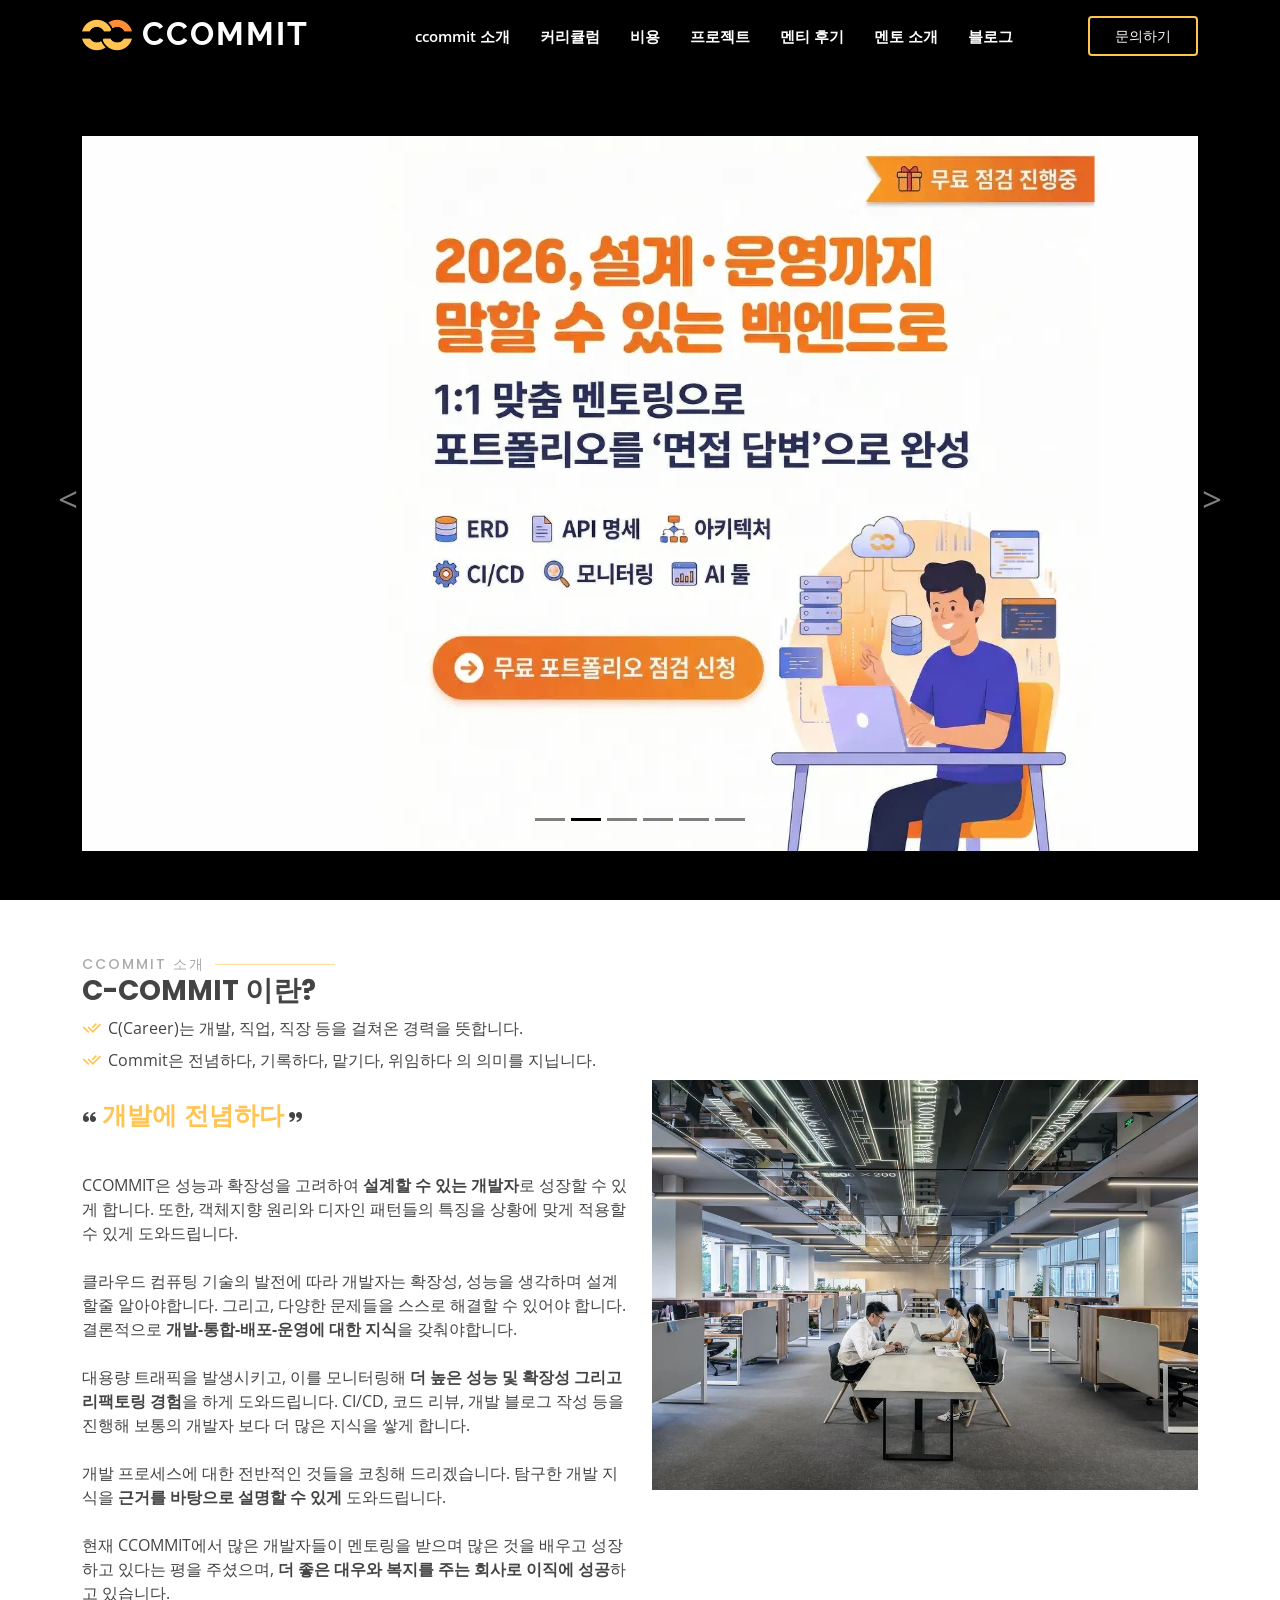
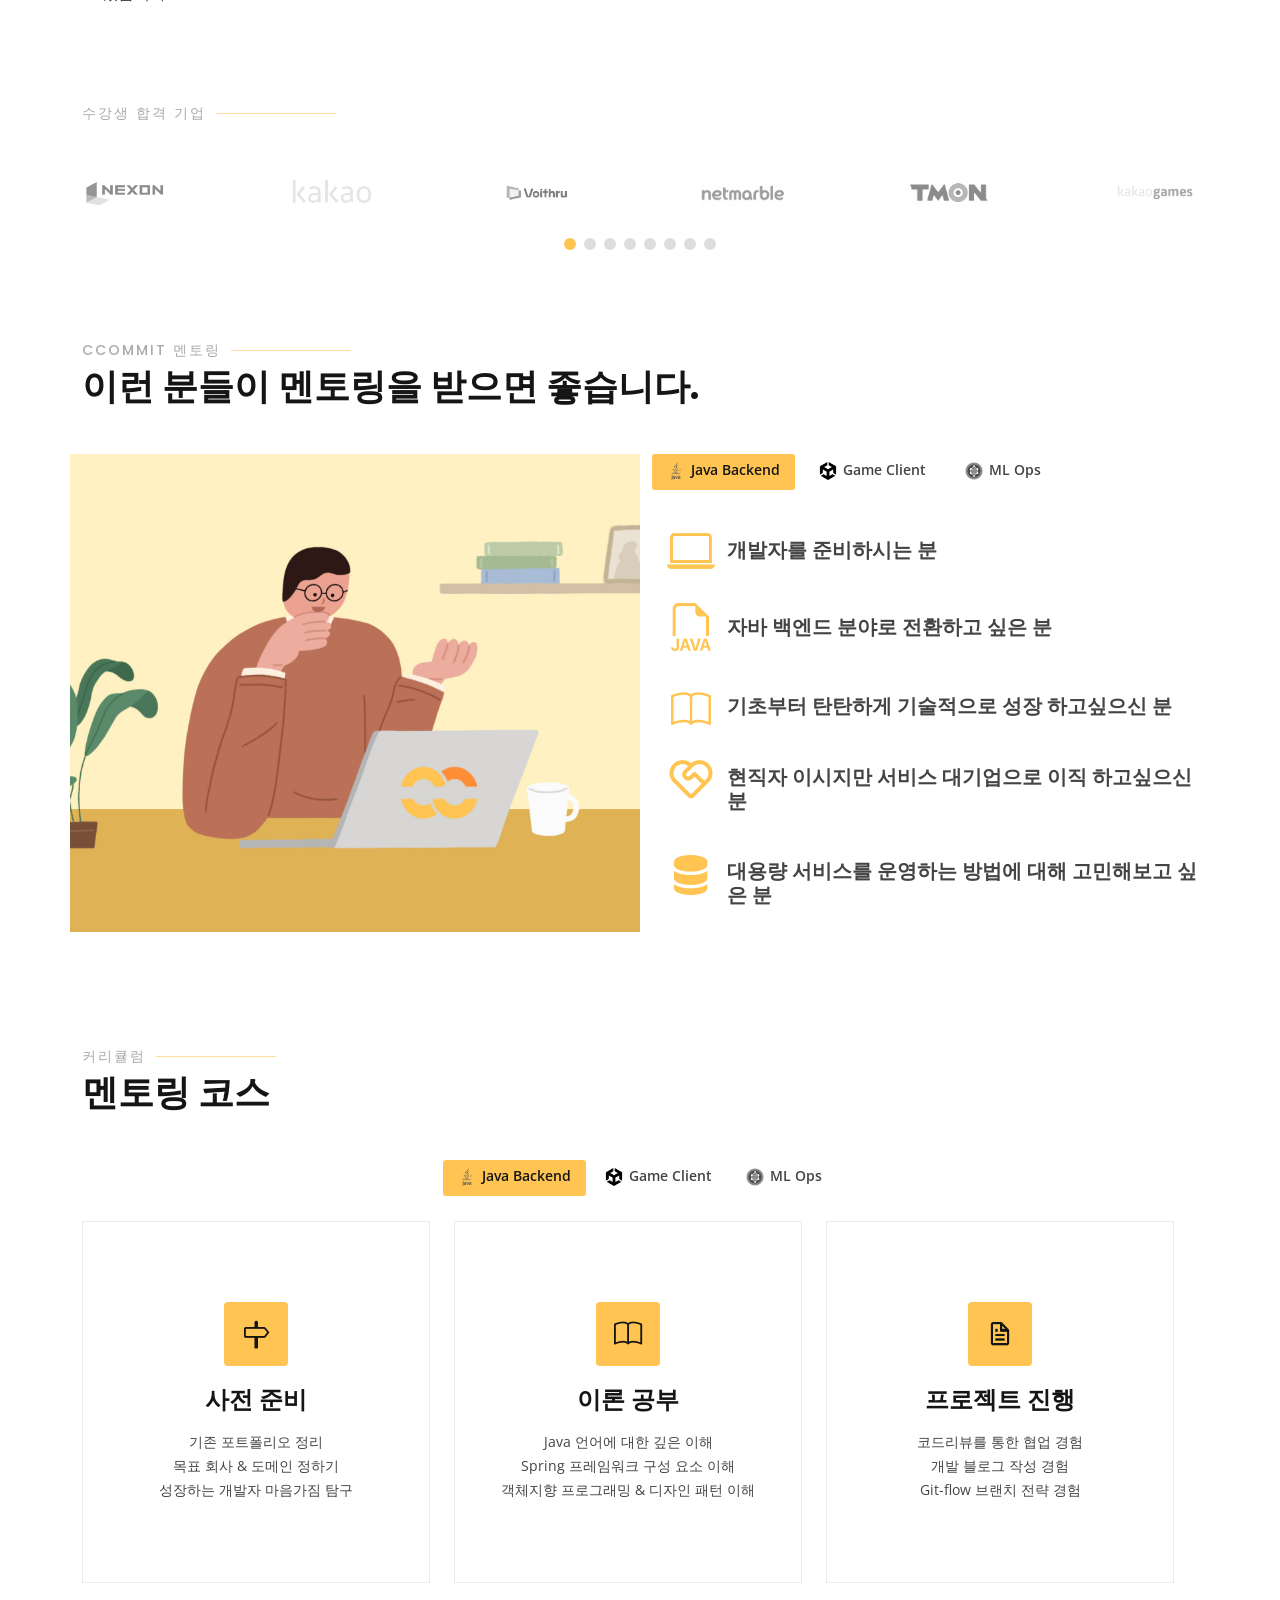
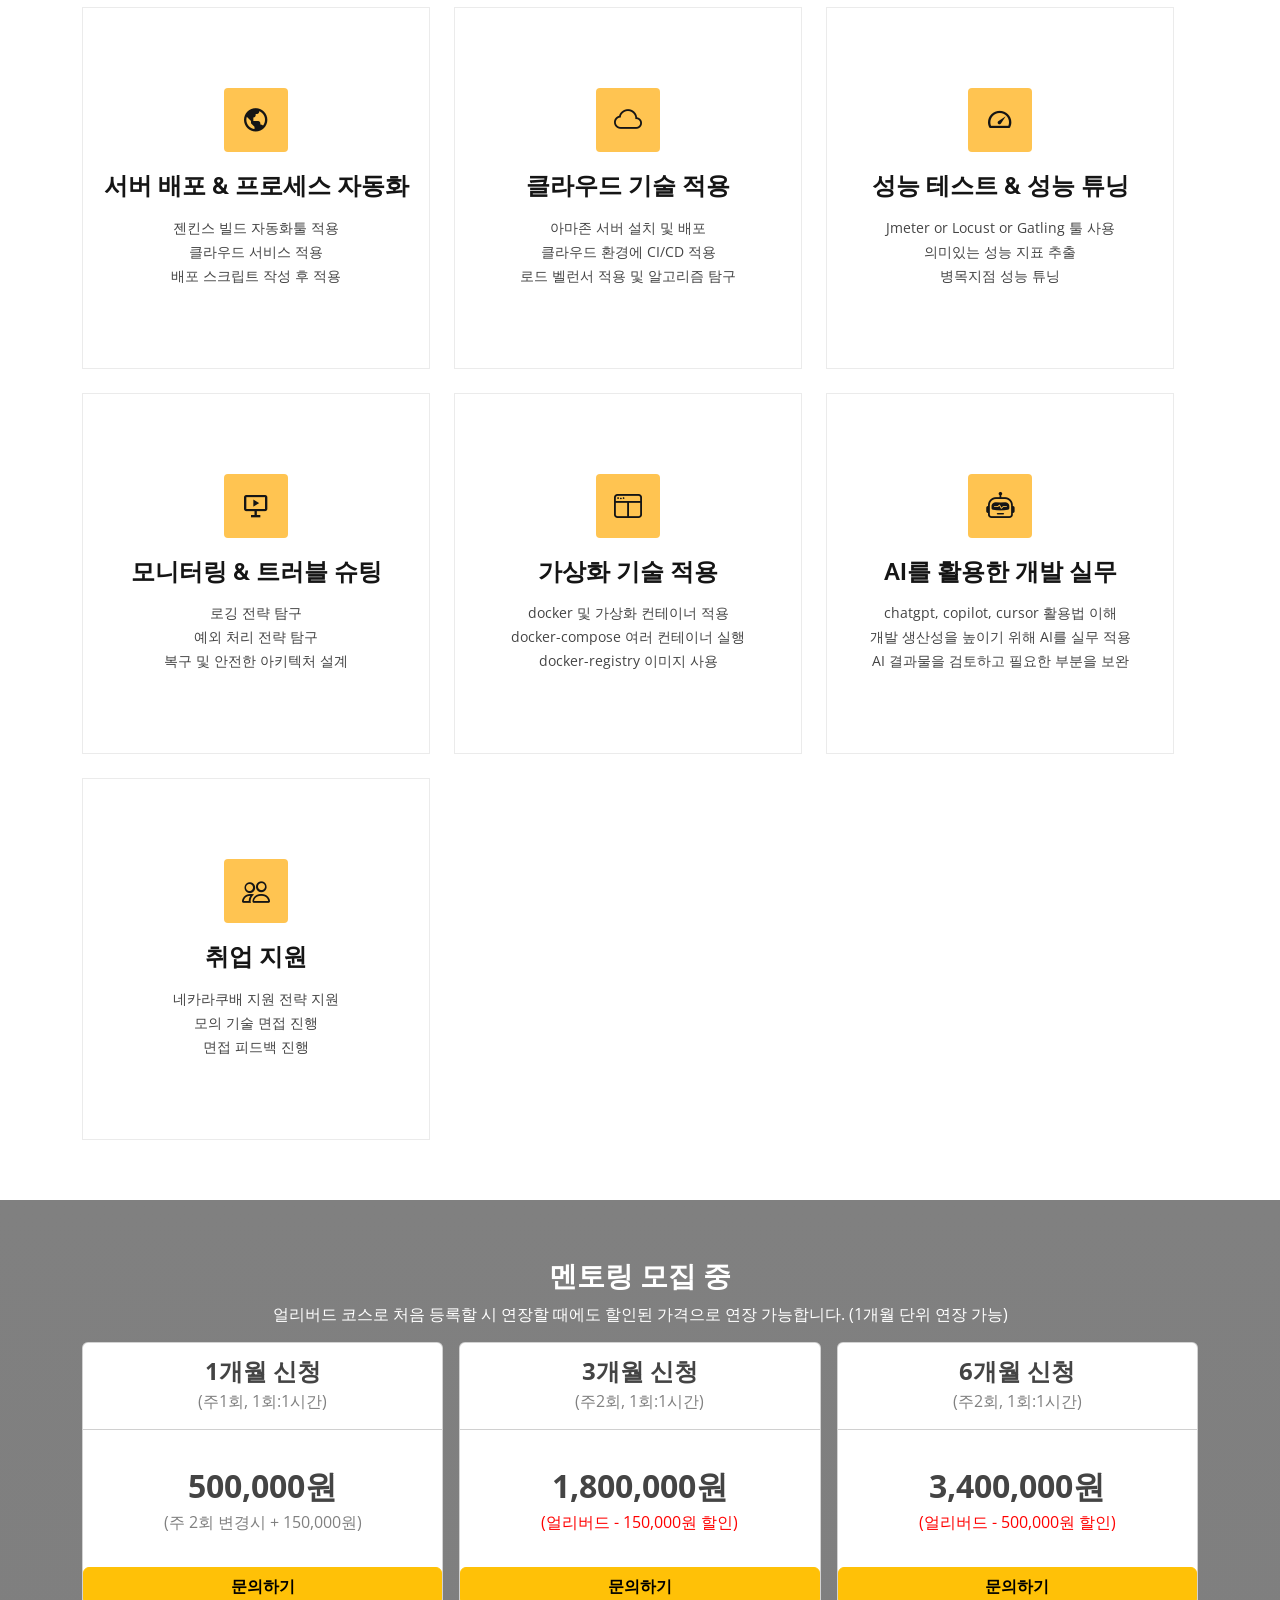
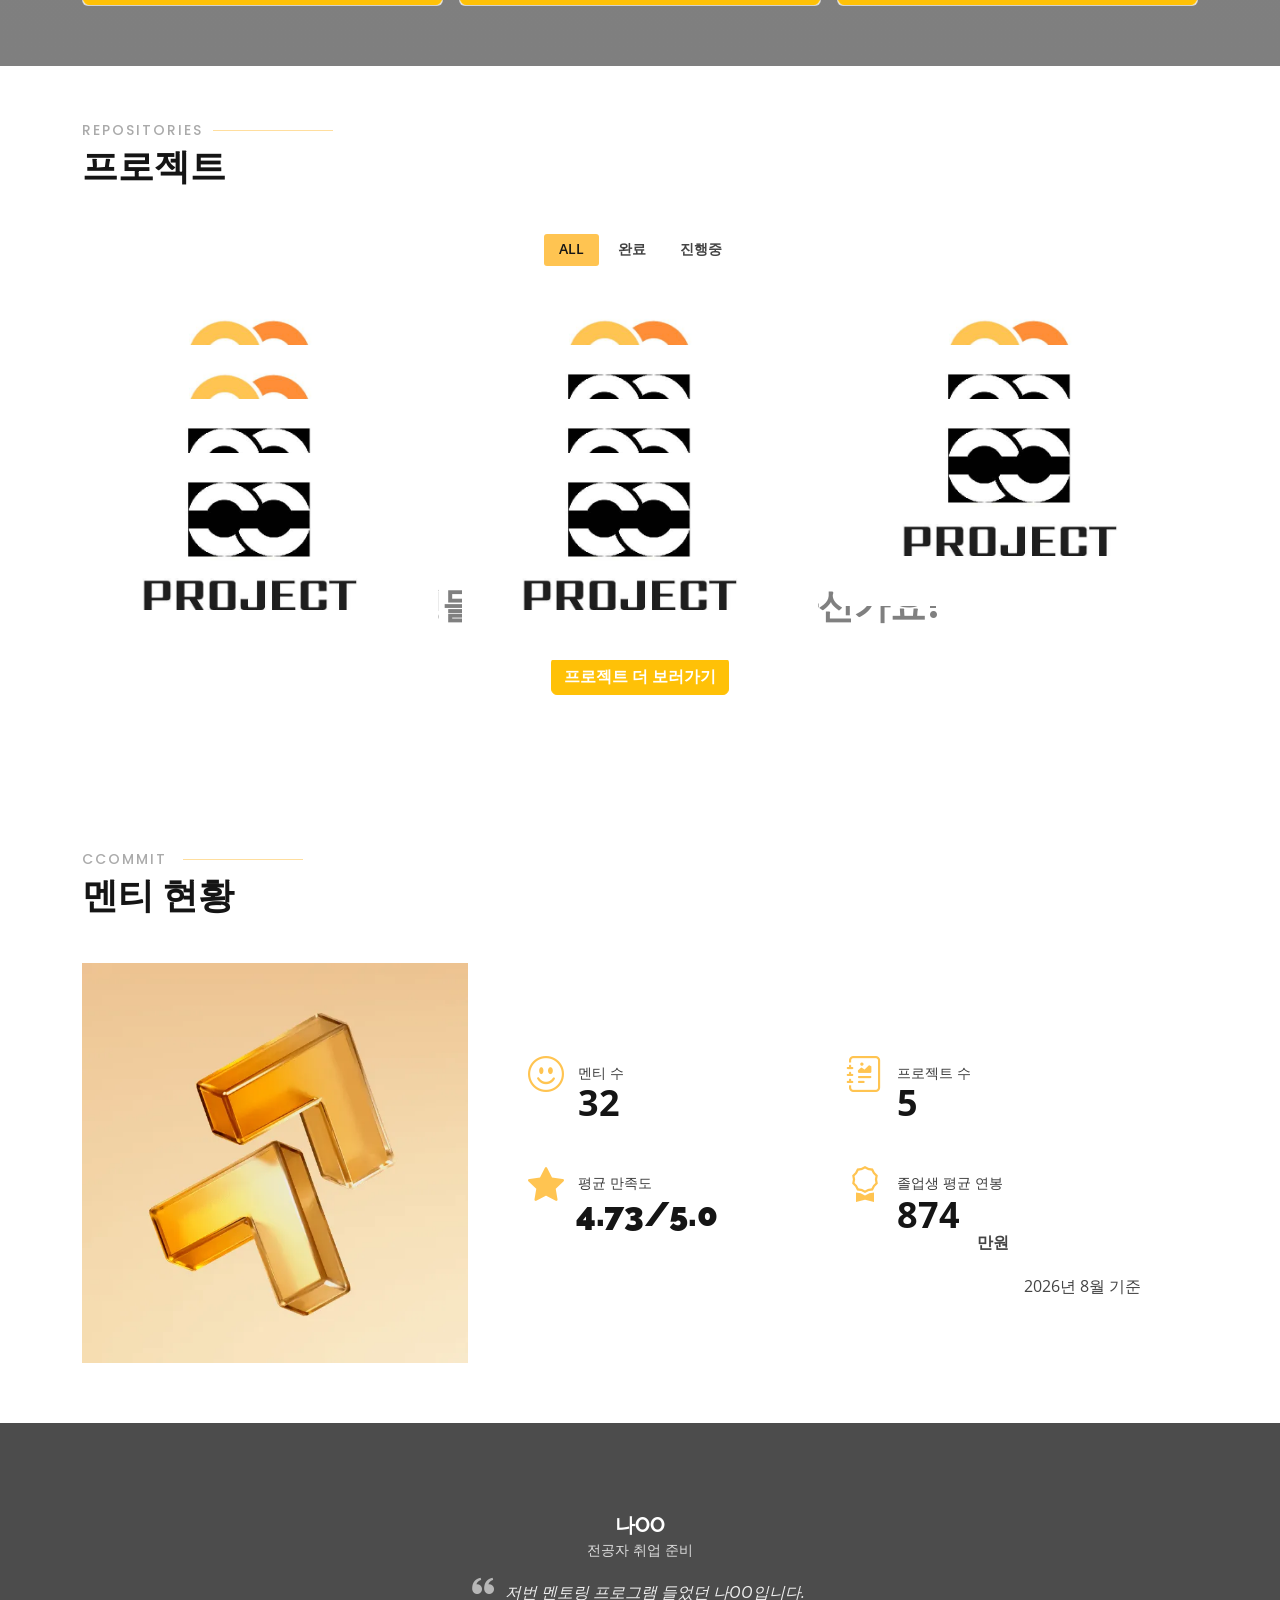
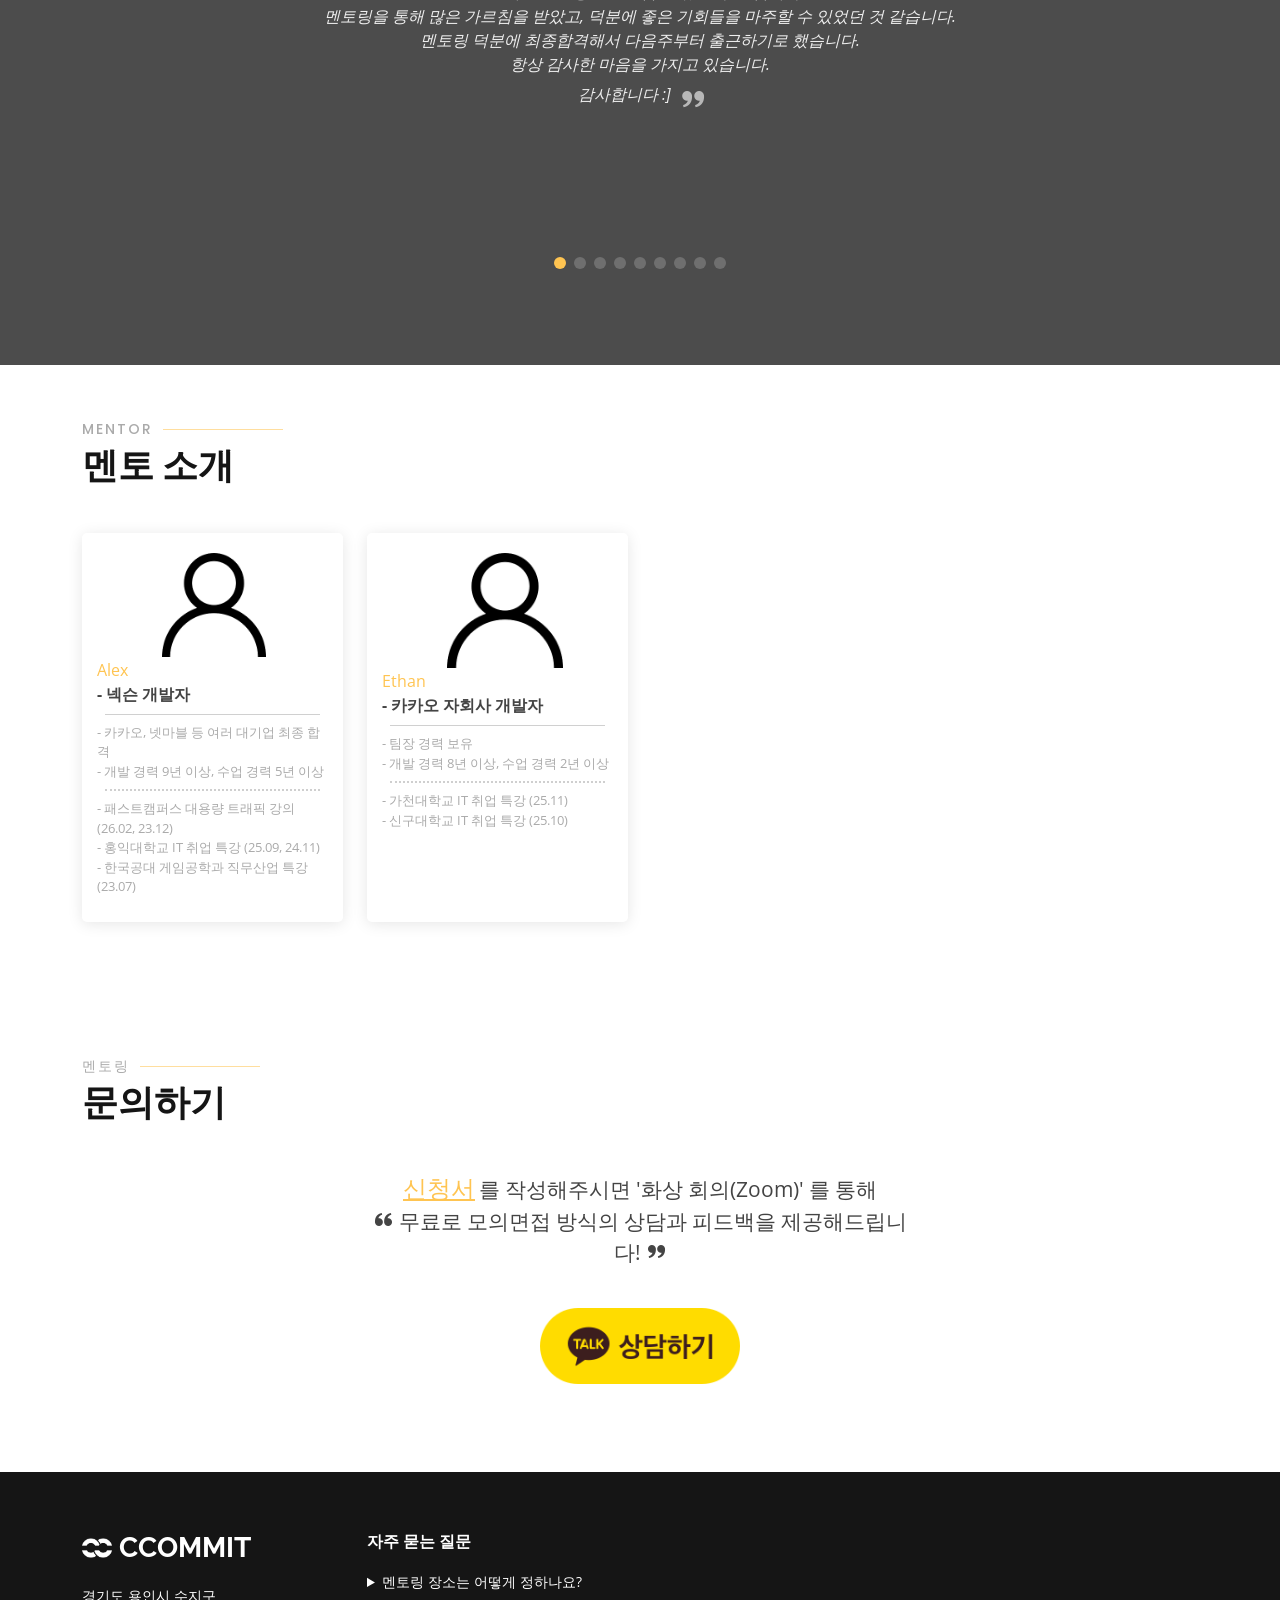
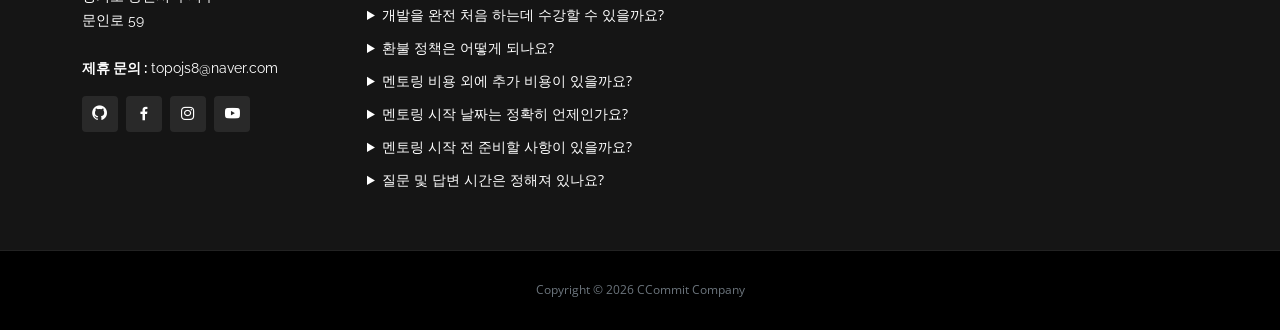
<file: index.html>
<!DOCTYPE html>
<html lang="ko">

<head>
    <meta charset="utf-8">
    <meta content="width=device-width, initial-scale=1.0" name="viewport">
    <title>씨커밋 ccommit | 1:1 개발자 멘토링 · 취업·이직 코칭</title>
    <meta name="description" content="현직 넥슨·카카오 계열 개발자가 1:1로 진행하는 개발자 멘토링. Java 백엔드, 게임 클라이언트(Unity), ML Ops 트랙 커리큘럼과 대용량 트래픽 프로젝트, 코드 리뷰로 개발자 취업과 이직을 돕습니다.">
    <link rel="canonical" href="https://www.ccommit.kr/">
    <meta name="robots" content="index, follow, max-image-preview:large">
    <meta property="og:type" content="website">
    <meta property="og:site_name" content="씨커밋 ccommit">
    <meta property="og:locale" content="ko_KR">
    <meta property="og:url" content="https://www.ccommit.kr/">
    <meta property="og:title" content="씨커밋 ccommit | 1:1 개발자 멘토링 · 취업·이직 코칭">
    <meta property="og:description" content="현직 넥슨·카카오 계열 개발자가 1:1로 진행하는 개발자 멘토링. Java 백엔드, 게임 클라이언트(Unity), ML Ops 트랙 커리큘럼과 대용량 트래픽 프로젝트, 코드 리뷰로 개발자 취업과 이직을 돕습니다.">
    <meta property="og:image" content="https://www.ccommit.kr/assets/img/favicon/subnail.png">
    <meta property="og:image:width" content="2560">
    <meta property="og:image:height" content="1440">
    <meta name="twitter:card" content="summary_large_image">
    <meta name="twitter:title" content="씨커밋 ccommit | 1:1 개발자 멘토링 · 취업·이직 코칭">
    <meta name="twitter:description" content="현직 넥슨·카카오 계열 개발자가 1:1로 진행하는 개발자 멘토링. Java 백엔드, 게임 클라이언트(Unity), ML Ops 트랙 커리큘럼과 대용량 트래픽 프로젝트, 코드 리뷰로 개발자 취업과 이직을 돕습니다.">
    <meta name="twitter:image" content="https://www.ccommit.kr/assets/img/favicon/subnail.png">
    <script type="application/ld+json">
{
  "@context": "https://schema.org",
  "@graph": [
    {
      "@type": "Organization",
      "@id": "https://www.ccommit.kr/#organization",
      "name": "ccommit",
      "alternateName": [
        "씨커밋",
        "CCOMMIT"
      ],
      "url": "https://www.ccommit.kr/",
      "logo": "https://www.ccommit.kr/assets/img/favicon/LOGO.png",
      "description": "현직 개발자가 1:1로 진행하는 개발자 취업·이직 멘토링 서비스",
      "sameAs": [
        "https://www.instagram.com/ccommit.kr/",
        "https://www.youtube.com/@ccommit9983",
        "https://www.facebook.com/ccommit.kr/",
        "https://github.com/ccommit",
        "https://kmong.com/@CCOMMIT"
      ],
      "email": "topojs8@naver.com",
      "address": {
        "@type": "PostalAddress",
        "streetAddress": "문인로 59",
        "addressLocality": "용인시 수지구",
        "addressRegion": "경기도",
        "addressCountry": "KR"
      }
    },
    {
      "@type": "WebSite",
      "@id": "https://www.ccommit.kr/#website",
      "name": "씨커밋 ccommit",
      "url": "https://www.ccommit.kr/",
      "inLanguage": "ko-KR",
      "publisher": {
        "@id": "https://www.ccommit.kr/#organization"
      }
    },
    {
      "@type": "Service",
      "@id": "https://www.ccommit.kr/#mentoring",
      "name": "1:1 개발자 멘토링",
      "serviceType": "개발자 취업·이직 멘토링",
      "description": "현직 개발자가 Java 백엔드, 게임 클라이언트(Unity), ML Ops 트랙으로 진행하는 1:1 멘토링. 포트폴리오 프로젝트, 코드 리뷰, 면접 준비를 함께 합니다. 누적 멘티 85명, 진행 프로젝트 13개, 멘티 평균 만족도 4.73/5.0.",
      "provider": {
        "@id": "https://www.ccommit.kr/#organization"
      },
      "areaServed": {
        "@type": "Country",
        "name": "대한민국"
      },
      "availableChannel": {
        "@type": "ServiceChannel",
        "serviceUrl": "https://open.kakao.com/o/ss87OqVe",
        "name": "카카오톡 오픈채팅 상담"
      },
      "hasOfferCatalog": {
        "@type": "OfferCatalog",
        "name": "멘토링 수강 플랜",
        "itemListElement": [
          {
            "@type": "Offer",
            "name": "1개월 신청",
            "description": "주 1회, 1회 1시간 (주 2회로 변경 시 150,000원 추가)",
            "price": "500000",
            "priceCurrency": "KRW",
            "url": "https://www.ccommit.kr/#cta",
            "availability": "https://schema.org/InStock"
          },
          {
            "@type": "Offer",
            "name": "3개월 신청",
            "description": "주 2회, 1회 1시간",
            "price": "1800000",
            "priceCurrency": "KRW",
            "url": "https://www.ccommit.kr/#cta",
            "availability": "https://schema.org/InStock"
          },
          {
            "@type": "Offer",
            "name": "6개월 신청",
            "description": "주 2회, 1회 1시간",
            "price": "3400000",
            "priceCurrency": "KRW",
            "url": "https://www.ccommit.kr/#cta",
            "availability": "https://schema.org/InStock"
          }
        ]
      },
      "audience": {
        "@type": "Audience",
        "audienceType": "개발자 취업 준비생 및 경력 5년 미만 개발자(이직 준비)"
      }
    }
  ]
}
    </script>
    <meta name="naver-site-verification" content="ecbbc1a8d8efd794e1b0e5b10b9dda9491890983"/>
    <meta name="google-site-verification" content="T12CU9sPh23jMEebIWWDqVa-5Rh_Zu_WYn_UQr-BmHc"/>
    <meta name="msvalidate.01" content="6BB8177CFC508FAFE7115C3850063BDD"/>

    <!-- Favicons -->
    <!--  <link href="assets/img/favicon.png" rel="icon">-->
    <!--  <link href="assets/img/apple-touch-icon.png" rel="apple-touch-icon">-->
    <link rel="apple-touch-icon" sizes="57x57" href="assets/img/favicon/apple-icon-57x57.png">
    <link rel="apple-touch-icon" sizes="60x60" href="assets/img/favicon/apple-icon-60x60.png">
    <link rel="apple-touch-icon" sizes="72x72" href="assets/img/favicon/apple-icon-72x72.png">
    <link rel="apple-touch-icon" sizes="76x76" href="assets/img/favicon/apple-icon-76x76.png">
    <link rel="apple-touch-icon" sizes="114x114" href="assets/img/favicon/apple-icon-114x114.png">
    <link rel="apple-touch-icon" sizes="120x120" href="assets/img/favicon/apple-icon-120x120.png">
    <link rel="apple-touch-icon" sizes="144x144" href="assets/img/favicon/apple-icon-144x144.png">
    <link rel="apple-touch-icon" sizes="152x152" href="assets/img/favicon/apple-icon-152x152.png">
    <link rel="apple-touch-icon" sizes="180x180" href="assets/img/favicon/apple-icon-180x180.png">
    <link rel="icon" type="image/png" sizes="192x192" href="assets/img/favicon/android-icon-192x192.png">
    <link rel="icon" type="image/png" sizes="32x32" href="assets/img/favicon/favicon-32x32.png">
    <link rel="icon" type="image/png" sizes="96x96" href="assets/img/favicon/favicon-96x96.png">
    <link rel="icon" type="image/png" sizes="16x16" href="assets/img/favicon/favicon-16x16.png">
    <link rel="manifest" href="assets/img/favicon/manifest.json">
    <meta name="msapplication-TileColor" content="#ffffff">
    <meta name="msapplication-TileImage" content="assets/img/favicon/ms-icon-144x144.png">
    <meta name="theme-color" content="#ffffff">

    <!-- Google Fonts -->
    <link rel="preconnect" href="https://fonts.googleapis.com">
    <link rel="preconnect" href="https://fonts.gstatic.com" crossorigin>
    <link href="https://fonts.googleapis.com/css2?family=Open+Sans:ital,wght@0,400;0,600;0,700;1,400&family=Poppins:wght@400;500;600;700&family=Raleway:wght@400;500;600;700&display=swap" rel="stylesheet">

    <!-- Vendor CSS Files -->
    <link href="assets/vendor/aos/aos.css" rel="stylesheet">
    <link href="assets/vendor/bootstrap/css/bootstrap.min.css" rel="stylesheet">
    <link href="assets/vendor/bootstrap-icons/bootstrap-icons.css" rel="stylesheet">
    <link href="assets/vendor/boxicons/css/boxicons.min.css" rel="stylesheet">
    <link href="assets/vendor/remixicon/remixicon.css" rel="stylesheet">
    <link href="assets/vendor/swiper/swiper-bundle.min.css" rel="stylesheet">

    <!-- Template Main CSS File -->
    <link href="assets/css/style.css" rel="stylesheet">

    <!-- =======================================================
    * Template Name: ccommit - v4.9.1
    * Template URL: https://bootstrapmade.com/ccommit-free-multipurpose-html-bootstrap-template/
    * Author: BootstrapMade.com
    * License: https://bootstrapmade.com/license/
    ======================================================== -->
    <style>
        @media screen and (min-width: 0px) and (max-width: 1200px) {
            #carouselExampleDark { display: none; }  /* show it on small screens */
        }

        @media screen and (min-width: 1201px) and (max-width: 9000px) {
            #bannerText { display: none; }   /* hide it elsewhere */
        }
        .carousel-control-next:after
        {
            padding-right: 350px;
            content: '>';
            font-size: 35px;
            color: white;
        }

        .carousel-control-prev:after {
            padding-left: 350px;
            content: '<';
            font-size: 35px;
            color: white;
        }



    </style>
</head>

<body>

<!-- ======= Header ======= -->
<header id="header" class="fixed-top ">
    <div class="container d-flex align-items-center justify-content-lg-between">
        <div class="logo me-auto me-lg-0">
            <a href="#hero">
                <img class="img-fluid mb-1"
                     src="assets/img/favicon/favicon3.png"
                     width="50" height="30" alt="ccommit 로고"
                     onmouseleave="this.src='assets/img/favicon/favicon3.png'"
                     onmouseover="this.src='assets/img/favicon/LOGO.png'"
                />
                ccommit
            </a>
        </div>

        <nav id="navbar" class="navbar order-last order-lg-0">
            <ul>
                <li><a class="nav-link scrollto" href="#about">ccommit 소개</a></li>
                <li><a class="nav-link scrollto" href="#services">커리큘럼</a></li>
                <li><a href="#cta" class="nav-link scrollto">비용</a></li>
                <li><a class="nav-link scrollto " href="#portfolio">프로젝트</a></li>
                <li><a class="nav-link scrollto" href="#testimonials">멘티 후기</a></li>
                <li><a class="nav-link scrollto" href="#team">멘토 소개</a></li>
                <li><a class="nav-link scrollto" href="blog.html">블로그</a></li>
            </ul>
            <i class="bi bi-list mobile-nav-toggle"></i>
        </nav><!-- .navbar -->

        <a href="#contact" class="get-started-btn scrollto">문의하기</a>

    </div>
</header><!-- End Header -->

<!-- ======= Hero Section ======= -->
<section id="hero" class="d-flex align-items-center justify-content-center">
    <div class="container" data-aos="fade-up">

        <div class="row justify-content-center mt-4" data-aos="fade-up" data-aos-delay="150">
            <div id="bannerText" class="col-xl-6 col-lg-8">
                <h1>1:1 맞춤형 <br>개발자 멘토링
                </h1>
                <ul id="hero-flters">
                    <li data-curriculum="backend" class="filter-active">
                        <img src="assets/img/track/java-logo.png" alt="" class="track-tab-logo">Java Backend
                    </li>
                    <li data-curriculum="game-client">
                        <img src="assets/img/track/unity-logo.png" alt="" class="track-tab-logo">Game Client
                    </li>
                    <li data-curriculum="ml-ops">
                        <img src="assets/img/track/mlops-logo.png" alt="" class="track-tab-logo">ML Ops
                    </li>
                </ul>
                <div id="hero-backend" class="hero-track-panel row gy-2 justify-content-center py-3" data-aos="zoom-in" data-aos-delay="250">
                    <div class="col-xl-2 col-md-4">
                        <div class="icon-box">
                            <i class="bi-book fs-1"></i>
                            <h3><a href="#services" class="scrollto" data-curriculum="backend">이론 공부</a></h3>
                        </div>
                    </div>
                    <div class="col-xl-2 col-md-4">
                        <div class="icon-box">
                            <i class="bi-laptop fs-1"></i>
                            <h3><a href="#services" class="scrollto" data-curriculum="backend">프로젝트 <br>진행</a></h3>
                        </div>
                    </div>
                    <div class="col-xl-2 col-md-4">
                        <div class="icon-box">
                            <i class="bi-globe fs-1"></i>
                            <h3><a href="#services" class="scrollto" data-curriculum="backend">서버 배포 <br>프로세스 자동화</a></h3>
                        </div>
                    </div>
                    <div class="col-xl-2 col-md-4">
                        <div class="icon-box">
                            <i class="bi-cloud fs-1"></i>
                            <h3><a href="#services" class="scrollto" data-curriculum="backend">클라우드 <br>기술 적용</a></h3>
                        </div>
                    </div>

                    <div class="col-xl-2 col-md-4">
                        <div class="icon-box">
                            <i class="bi-star fs-1"></i>
                            <h3><a href="#services" class="scrollto" data-curriculum="backend">성능 테스트 <br>성능 튜닝</a></h3>
                        </div>
                    </div>
                    <div class="col-xl-2 col-md-4">
                        <div class="icon-box">
                            <i class="bi-triangle fs-1"></i>
                            <h3><a href="#services" class="scrollto" data-curriculum="backend">모니터링 <br>트러블 슈팅</a></h3>
                        </div>
                    </div>
                    <div class="col-xl-2 col-md-4">
                        <div class="icon-box">
                            <i class="bi-eye fs-1"></i>
                            <h3><a href="#services" class="scrollto" data-curriculum="backend">가상화 <br>기술 적용</a></h3>
                        </div>
                    </div>
                    <div class="col-xl-2 col-md-4">
                        <div class="icon-box">
                            <i class="bi-robot fs-1"></i>
                            <h3><a href="#services" class="scrollto" data-curriculum="backend">AI를 활용한 개발 실무</a></h3>
                        </div>
                    </div>
                    <div class="col-xl-2 col-md-4">
                        <div class="icon-box">
                            <i class="bi-bank fs-1"></i>
                            <h3><a href="#services" class="scrollto" data-curriculum="backend">취업 지원</a></h3>
                        </div>
                    </div>
                </div>
                <div id="hero-game-client" class="hero-track-panel row gy-2 justify-content-center py-3" data-aos="zoom-in" data-aos-delay="250" style="display: none;">
                    <div class="col-xl-2 col-md-4">
                        <div class="icon-box">
                            <i class="bi-braces fs-1"></i>
                            <h3><a href="#services" class="scrollto" data-curriculum="game-client">C# 프로그래밍 <br>기초</a></h3>
                        </div>
                    </div>
                    <div class="col-xl-2 col-md-4">
                        <div class="icon-box">
                            <i class="bi-unity fs-1"></i>
                            <h3><a href="#services" class="scrollto" data-curriculum="game-client">2D 물리 & <br>애니메이션</a></h3>
                        </div>
                    </div>
                    <div class="col-xl-2 col-md-4">
                        <div class="icon-box">
                            <i class="bi-controller fs-1"></i>
                            <h3><a href="#services" class="scrollto" data-curriculum="game-client">2D 미니게임 <br>제작</a></h3>
                        </div>
                    </div>
                    <div class="col-xl-2 col-md-4">
                        <div class="icon-box">
                            <i class="bi-file-earmark-code fs-1"></i>
                            <h3><a href="#services" class="scrollto" data-curriculum="game-client">협업 & <br>데이터 관리</a></h3>
                        </div>
                    </div>
                    <div class="col-xl-2 col-md-4">
                        <div class="icon-box">
                            <i class="bi-box fs-1"></i>
                            <h3><a href="#services" class="scrollto" data-curriculum="game-client">3D 그래픽스 <br>기초</a></h3>
                        </div>
                    </div>
                    <div class="col-xl-2 col-md-4">
                        <div class="icon-box">
                            <i class="bi-diagram-3 fs-1"></i>
                            <h3><a href="#services" class="scrollto" data-curriculum="game-client">구조 설계 & <br>3D 게임</a></h3>
                        </div>
                    </div>
                    <div class="col-xl-2 col-md-4">
                        <div class="icon-box">
                            <i class="bi-speedometer2 fs-1"></i>
                            <h3><a href="#services" class="scrollto" data-curriculum="game-client">디버깅 & <br>최적화</a></h3>
                        </div>
                    </div>
<!--                    <div class="col-xl-2 col-md-4">-->
<!--                        <div class="icon-box">-->
<!--                            <i class="bi-globe fs-1"></i>-->
<!--                            <h3><a href="#services" class="scrollto" data-curriculum="game-client">네트워크 <br>프로그래밍</a></h3>-->
<!--                        </div>-->
<!--                    </div>-->
                    <div class="col-xl-2 col-md-4">
                        <div class="icon-box">
                            <i class="bi-robot fs-1"></i>
                            <h3><a href="#services" class="scrollto" data-curriculum="game-client">AI를 활용한 <br>개발 실무</a></h3>
                        </div>
                    </div>
                    <div class="col-xl-2 col-md-4">
                        <div class="icon-box">
                            <i class="bi-people fs-1"></i>
                            <h3><a href="#services" class="scrollto" data-curriculum="game-client">취업 준비 & <br>서비스 운영</a></h3>
                        </div>
                    </div>
                </div>
                <div id="hero-ml-ops" class="hero-track-panel row gy-2 justify-content-center py-3" data-aos="zoom-in" data-aos-delay="250" style="display: none;">
                    <div class="col-xl-2 col-md-4">
                        <div class="icon-box">
                            <i class="bi-book fs-1"></i>
                            <h3><a href="#services" class="scrollto" data-curriculum="ml-ops">이론 공부</a></h3>
                        </div>
                    </div>
                    <div class="col-xl-2 col-md-4">
                        <div class="icon-box">
                            <i class="bi-cpu fs-1"></i>
                            <h3><a href="#services" class="scrollto" data-curriculum="ml-ops">ML 모델 <br>개발 & 실험</a></h3>
                        </div>
                    </div>
                    <div class="col-xl-2 col-md-4">
                        <div class="icon-box">
                            <i class="bx bx-data fs-1"></i>
                            <h3><a href="#services" class="scrollto" data-curriculum="ml-ops">데이터 <br>파이프라인</a></h3>
                        </div>
                    </div>
                    <div class="col-xl-2 col-md-4">
                        <div class="icon-box">
                            <i class="bi-box-seam fs-1"></i>
                            <h3><a href="#services" class="scrollto" data-curriculum="ml-ops">MLOps & <br>모델 서빙</a></h3>
                        </div>
                    </div>
                    <div class="col-xl-2 col-md-4">
                        <div class="icon-box">
                            <i class="bi-chat-dots fs-1"></i>
                            <h3><a href="#services" class="scrollto" data-curriculum="ml-ops">LLM 활용 & <br>RAG</a></h3>
                        </div>
                    </div>
                    <div class="col-xl-2 col-md-4">
                        <div class="icon-box">
                            <i class="bi-diagram-3 fs-1"></i>
                            <h3><a href="#services" class="scrollto" data-curriculum="ml-ops">ML 자동화 <br>파이프라인</a></h3>
                        </div>
                    </div>
                    <div class="col-xl-2 col-md-4">
                        <div class="icon-box">
                            <i class="bi-speedometer2 fs-1"></i>
                            <h3><a href="#services" class="scrollto" data-curriculum="ml-ops">모델 최적화</a></h3>
                        </div>
                    </div>
                    <div class="col-xl-2 col-md-4">
                        <div class="icon-box">
                            <i class="bi-graph-up fs-1"></i>
                            <h3><a href="#services" class="scrollto" data-curriculum="ml-ops">모니터링 & <br>운영</a></h3>
                        </div>
                    </div>
                    <div class="col-xl-2 col-md-4">
                        <div class="icon-box">
                            <i class="bi-bank fs-1"></i>
                            <h3><a href="#services" class="scrollto" data-curriculum="ml-ops">취업 지원</a></h3>
                        </div>
                    </div>
                </div>

            </div>
            <div id="carouselExampleDark" class="carousel carousel-dark slide" data-bs-ride="carousel">

                <div class="carousel-indicators" style="padding-bottom: 20px;">
                    <button type="button" data-bs-target="#carouselExampleDark" data-bs-slide-to="0" class="active"
                            aria-current="true" aria-label="Slide 1"></button>
                    <button type="button" data-bs-target="#carouselExampleDark" data-bs-slide-to="1"
                            aria-label="Slide 2"></button>
                    <button type="button" data-bs-target="#carouselExampleDark" data-bs-slide-to="2"
                            aria-label="Slide 3"></button>
                    <button type="button" data-bs-target="#carouselExampleDark" data-bs-slide-to="3"
                            aria-label="Slide 4"></button>
                    <button type="button" data-bs-target="#carouselExampleDark" data-bs-slide-to="4"
                            aria-label="Slide 5"></button>
                    <button type="button" data-bs-target="#carouselExampleDark" data-bs-slide-to="5"
                            aria-label="Slide 6"></button>
                </div>
                <div class="carousel-inner mt-1" style="">
                    <div class="carousel-item active" data-bs-interval="2000">
                        <a href="https://open.kakao.com/o/ss87OqVe" target="_blank">
                            <img src="assets/img/banner/45.webp" class="d-block w-350  mb-3"
                                 alt="AI GAME CLIENT 멘토링 코스 오픈"
                                 style="height:715px;">
                        </a>
                    </div>
                    <div class="carousel-item" data-bs-interval="2000">
                        <a href="https://forms.gle/nKxQrvw8Be8g68FLA" target="_blank">
                            <img src="assets/img/banner/44.webp" class="d-block w-350  mb-3" alt="2026 설계·운영까지 말할 수 있는 백엔드로 - 1:1 맞춤 멘토링 무료 포트폴리오 점검 신청"
                                 style="height:715px;">
                        </a>
                    </div>
                    <div class="carousel-item" data-bs-interval="4000">
                        <a href="#about">
                            <video controls width="100%" autoplay="autoplay" muted="muted" loop>
                                <source src="assets/img/banner/banner.mp4" type="video/mp4">
                            </video>
                        </a>
                    </div>
                    <!--                    <div class="carousel-item" data-bs-interval="2000">-->
                    <!--                        <a href="#contact">-->
                    <!--                            <img src="assets/img/banner/4.png" class="d-block w-350  mb-3" alt="..."-->
                    <!--                                 style="height:715px;">-->
                    <!--                        </a>-->
                    <!--                    </div>-->
                    <div class="carousel-item" data-bs-interval="2000">
                        <a href="https://www.instagram.com/p/CpIO5WULLWV/" target="_blank">
                            <img src="assets/img/banner/11.webp" class="d-block w-250 mb-3" alt="선배 개발자에게 듣는 이직 취업 꿀팁"
                                 style="height:715px;">
                        </a>
                    </div>
                    <div class="carousel-item" data-bs-interval="2000">
                        <a href="https://forms.gle/nKxQrvw8Be8g68FLA" target="_blank">
                            <img src="assets/img/banner/22.png" class="d-block w-350  mb-3" alt="1:1 맞춤형 개발자 멘토링 무료 포트폴리오 첨삭 신청"
                                 style="height:715px;">
                        </a>
                    </div>
                    <div class="carousel-item" data-bs-interval="2000">
                        <a href="#about">
                            <img src="assets/img/banner/33.webp" class="d-block w-350  mb-3" alt="목표 커리어의 시작, 지금 바로 시작하세요 - 졸업생 만족도 4.7/5.0, 평균 연봉 4300만 원"
                                 style="height:715px;">
                        </a>
                    </div>
                </div>
                <button class="carousel-control-prev" type="button" data-bs-target="#carouselExampleDark"
                        data-bs-slide="prev" style="position: absolute;left:-23%;">
                </button>
                <button class="carousel-control-next" type="button" data-bs-target="#carouselExampleDark"
                        data-bs-slide="next" style="position: absolute;left: 108%;">
                </button>

            </div>
        </div>


    </div>
</section><!-- End Hero -->

<main id="main">

    <!-- ======= About Section ======= -->
    <section id="about" class="about">
        <div class="container" data-aos="fade-up">

            <div class="row">
                <div class="col-lg-6 order-1 order-lg-2" data-aos="fade-left" data-aos-delay="100">
                    <img loading="lazy" src="assets/img/about.webp" class="img-fluid" alt="" style="margin-top: 120px;">
                    <!--                    <img loading="lazy" src="assets/img/high/f.PNG" class="img-fluid" alt="" style="margin-top: 120px;">-->
                </div>
                <div class="col-lg-6 pt-4 pt-lg-0 order-2 order-lg-1 content" data-aos="fade-right"
                     data-aos-delay="100">
                    <div class="section-title">
                        <h2>ccommit 소개</h2>
                        <h3>C-COMMIT 이란?</h3>
                        <ul>
                            <li><i class="ri-check-double-line"></i> C(Career)는 개발, 직업, 직장 등을 걸쳐온 경력을 뜻합니다.</li>
                            <li><i class="ri-check-double-line"></i> Commit은 전념하다, 기록하다, 맡기다, 위임하다 의 의미를 지닙니다.</li>
                        </ul>
                        <i class="bx bxs-quote-alt-left quote-icon-left"></i>
                        <strong style="color:#FFC451;font-size: 25px;">개발에 전념하다</strong>
                        <i class="bx bxs-quote-alt-right quote-icon-right"></i>
                    </div>
                    <p data-v-7f35affe="" class="desc text-white-75 mb-4 slideToUp">
                        CCOMMIT은 성능과 확장성을 고려하여 <strong>설계할 수 있는 개발자</strong>로 성장할 수 있게 합니다.
                        또한, 객체지향 원리와 디자인 패턴들의 특징을 상황에 맞게 적용할 수 있게 도와드립니다.
                        <br><br>
                        클라우드 컴퓨팅 기술의 발전에 따라 개발자는 확장성, 성능을 생각하며 설계할줄 알아야합니다. 그리고,
                        다양한 문제들을 스스로 해결할 수 있어야 합니다. 결론적으로 <strong>개발-통합-배포-운영에 대한 지식</strong>을 갖춰야합니다.
                        <br><br>
                        대용량 트래픽을 발생시키고, 이를 모니터링해 <strong>더 높은 성능 및 확장성 그리고 리팩토링 경험</strong>을 하게 도와드립니다.
                        CI/CD, 코드 리뷰, 개발 블로그 작성 등을 진행해 보통의 개발자 보다 더 많은 지식을 쌓게 합니다.
                        <br><br>
                        개발 프로세스에 대한 전반적인 것들을 코칭해 드리겠습니다. 탐구한 개발 지식을 <strong>근거를 바탕으로 설명할 수 있게</strong> 도와드립니다.
                        <br><br>
                        현재 CCOMMIT에서 많은 개발자들이 멘토링을 받으며 많은 것을 배우고 성장하고 있다는 평을 주셨으며, <strong>더 좋은 대우와 복지를 주는 회사로 이직에
                        성공</strong>하고 있습니다.</p>
                </div>
            </div>

        </div>
    </section><!-- End About Section -->

    <!-- ======= Clients Section ======= -->
    <section id="clients" class="clients">
        <div class="container" data-aos="zoom-in">
            <div class="section-title">
                <h2>수강생 합격 기업</h2>
            </div>
            <div class="clients-slider swiper">
                <div class="swiper-wrapper align-items-center">
                    <div class="swiper-slide"><img src="assets/img/clients/client-1.png" class="img-fluid" alt="넥슨 로고" loading="lazy"></div>
                    <div class="swiper-slide"><img src="assets/img/clients/client-2.png" class="img-fluid" alt="카카오 로고" loading="lazy"></div>
                    <div class="swiper-slide"><img src="assets/img/clients/client-3.png" class="img-fluid" alt="보이스루 로고" loading="lazy"></div>
                    <div class="swiper-slide"><img src="assets/img/clients/client-4.webp" class="img-fluid" alt="넷마블 로고" loading="lazy"></div>
                    <div class="swiper-slide"><img src="assets/img/clients/client-5.webp" class="img-fluid" alt="티몬 로고" loading="lazy"></div>
                    <div class="swiper-slide"><img src="assets/img/clients/client-6.png" class="img-fluid" alt="카카오게임즈 로고" loading="lazy"></div>
                    <div class="swiper-slide"><img src="assets/img/clients/client-7.png" class="img-fluid" alt="이카운트 로고" loading="lazy"></div>
                    <div class="swiper-slide"><img src="assets/img/clients/client-8.png" class="img-fluid" alt="아토리서치 로고" loading="lazy"></div>
                    <!--            <div class="swiper-slide"><img src="assets/img/clients/client-7.png" class="img-fluid" alt="이카운트 로고" loading="lazy"></div>-->
                    <!--            <div class="swiper-slide"><img src="assets/img/clients/client-8.png" class="img-fluid" alt="아토리서치 로고" loading="lazy"></div>-->
                </div>
                <div class="swiper-pagination"></div>
            </div>

        </div>
    </section><!-- End Clients Section -->

    <!-- ======= Features Section ======= -->
    <section id="features" class="features">
        <div class="container" data-aos="fade-up">

            <div class="section-title">
                <h2>ccommit 멘토링</h2>
                <p>이런 분들이 멘토링을 받으면 좋습니다.</p>
            </div>

            <div class="row">
                <div class="image col-lg-6" style='background-image: url("assets/img/img777-001.jpg");'
                     data-aos="fade-right"></div>
                <div class="col-lg-6" data-aos="fade-left" data-aos-delay="100">
                    <ul id="features-flters">
                        <li data-curriculum="backend" class="filter-active">
                            <img loading="lazy" src="assets/img/track/java-logo.png" alt="" class="track-tab-logo">Java Backend
                        </li>
                        <li data-curriculum="game-client">
                            <img loading="lazy" src="assets/img/track/unity-logo.png" alt="" class="track-tab-logo">Game Client
                        </li>
                        <li data-curriculum="ml-ops">
                            <img loading="lazy" src="assets/img/track/mlops-logo.png" alt="" class="track-tab-logo">ML Ops
                        </li>
                    </ul>
                    <div id="features-backend" class="features-track-panel">
                    <div class="icon-box" style="padding-bottom: 23px;" data-aos="zoom-in" data-aos-delay="150">
                        <i class="bi bi-laptop"></i>
                        <h4 style="padding-top: 23px;">개발자를 준비하시는 분</h4>
                    </div>
                    <div class="icon-box" style="padding-bottom:19px;" data-aos="zoom-in" data-aos-delay="150">
                        <i class="bx bi-filetype-java"></i>
                        <h4 style="padding-top: 15px;">자바 백엔드 분야로 전환하고 싶은 분</h4>
                    </div>
                    <div class="icon-box" style="padding-bottom:15px;" data-aos="zoom-in" data-aos-delay="150">
                        <i class="bi bi-book" style="font-size: 40px; padding-left: 4px; padding-top: 7px;"></i>
                        <h4 style="padding-top: 21px;">기초부터 탄탄하게 기술적으로 성장 하고싶으신 분</h4>
                    </div>
                    <div class="icon-box" style="padding-bottom:10px;" data-aos="zoom-in" data-aos-delay="150">
                        <i class="bx ri-service-line" style="padding-top: 7px;"></i>
                        <h4 style="padding-top: 17px;">현직자 이시지만 서비스 대기업으로 이직 하고싶으신 분</h4>
                    </div>
                    <div class="icon-box" style="padding-bottom:15px;" data-aos="zoom-in" data-aos-delay="150">
                        <i class="bi bi-server" style="font-size: 40px; padding-left: 4px; padding-top: 7px;"></i>
                        <h4 style="padding-top: 21px;">대용량 서비스를 운영하는 방법에 대해 고민해보고 싶은 분</h4>
                    </div>
                    </div>
                    <div id="features-game-client" class="features-track-panel" style="display: none;">
                        <div class="icon-box" style="padding-bottom: 23px;" data-aos="zoom-in" data-aos-delay="150">
                            <i class="bi bi-laptop"></i>
                            <h4 style="padding-top: 23px;">개발자를 준비하시는 분</h4>
                        </div>
                        <div class="icon-box" style="padding-bottom:19px;" data-aos="zoom-in" data-aos-delay="150">
                            <img loading="lazy" src="assets/img/track/unity-logo.png" alt="" class="feature-track-logo">
                            <h4 style="padding-top: 15px;">UNITY 클라이언트 분야로 전환하고 싶은 분</h4>
                        </div>
                        <div class="icon-box" style="padding-bottom:15px;" data-aos="zoom-in" data-aos-delay="150">
                            <i class="bi bi-book" style="font-size: 40px; padding-left: 4px; padding-top: 7px;"></i>
                            <h4 style="padding-top: 21px;">C#/Unity 기초부터 탄탄하게 기술적으로 성장하고 싶으신 분</h4>
                        </div>
                        <div class="icon-box" style="padding-bottom:10px;" data-aos="zoom-in" data-aos-delay="150">
                            <i class="bx ri-service-line" style="padding-top: 7px;"></i>
                            <h4 style="padding-top: 17px;">현직자이시지만 게임 대기업으로 이직하고 싶으신 분</h4>
                        </div>
                        <div class="icon-box" style="padding-bottom:15px;" data-aos="zoom-in" data-aos-delay="150">
                            <i class="bi bi-controller" style="font-size: 40px; padding-left: 4px; padding-top: 7px;"></i>
                            <h4 style="padding-top: 21px;">Unity로 게임 프로젝트와 포트폴리오를 완성하고 싶은 분</h4>
                        </div>
                    </div>
                    <div id="features-ml-ops" class="features-track-panel" style="display: none;">
                        <div class="icon-box" style="padding-bottom: 23px;" data-aos="zoom-in" data-aos-delay="150">
                            <i class="bi bi-laptop"></i>
                            <h4 style="padding-top: 23px;">개발자를 준비하시는 분</h4>
                        </div>
                        <div class="icon-box" style="padding-bottom:19px;" data-aos="zoom-in" data-aos-delay="150">
                            <img loading="lazy" src="assets/img/track/mlops-logo.png" alt="" class="feature-track-logo">
                            <h4 style="padding-top: 15px;">ML/MLOps 분야로 전환하고 싶은 분</h4>
                        </div>
                        <div class="icon-box" style="padding-bottom:15px;" data-aos="zoom-in" data-aos-delay="150">
                            <i class="bi bi-book" style="font-size: 40px; padding-left: 4px; padding-top: 7px;"></i>
                            <h4 style="padding-top: 21px;">ML 이론부터 엔지니어링 실무까지 탄탄하게 성장하고 싶으신 분</h4>
                        </div>
                        <div class="icon-box" style="padding-bottom:10px;" data-aos="zoom-in" data-aos-delay="150">
                            <i class="bx ri-service-line" style="padding-top: 7px;"></i>
                            <h4 style="padding-top: 17px;">현직자이시지만 AI/ML 대기업으로 이직하고 싶으신 분</h4>
                        </div>
                        <div class="icon-box" style="padding-bottom:15px;" data-aos="zoom-in" data-aos-delay="150">
                            <i class="bi bi-cloud" style="font-size: 40px; padding-left: 4px; padding-top: 7px;"></i>
                            <h4 style="padding-top: 21px;">모델을 프로덕션에 배포·운영하는 MLOps를 경험하고 싶은 분</h4>
                        </div>
                    </div>
                </div>
            </div>

        </div>
    </section><!-- End Features Section -->

    <!-- ======= Services Section ======= -->
    <section id="services" class="services">
        <div class="container" data-aos="fade-up">

            <div class="section-title">
                <h2 id="curriculum-track-title">커리큘럼</h2>
                <p>멘토링 코스</p>
            </div>

            <div class="row" data-aos="fade-up" data-aos-delay="50">
                <div class="col-lg-12 d-flex justify-content-center">
                    <ul id="curriculum-flters">
                        <li data-curriculum="backend" class="filter-active">
                            <img loading="lazy" src="assets/img/track/java-logo.png" alt="" class="track-tab-logo">Java Backend
                        </li>
                        <li data-curriculum="game-client">
                            <img loading="lazy" src="assets/img/track/unity-logo.png" alt="" class="track-tab-logo">Game Client
                        </li>
                        <li data-curriculum="ml-ops">
                            <img loading="lazy" src="assets/img/track/mlops-logo.png" alt="" class="track-tab-logo">ML Ops
                        </li>
                    </ul>
                </div>
            </div>

            <div id="curriculum-backend" class="curriculum-panel row">
                <div class="col-lg-4 col-md-6 align-items-stretch" data-aos="zoom-in" data-aos-delay="100"
                     OnClick="window.open('https://sepia-coat-481.notion.site/0-5f44fd43240c41d0a168a27c353bad64')">
                    <div class="icon-box">
                        <div class="icon"><i class="bi bi-signpost"></i></div>
                        <h4><a>
                            사전 준비</a></h4>
                        <p>기존 포트폴리오 정리 <br>
                            목표 회사 & 도메인 정하기 <br>
                            성장하는 개발자 마음가짐 탐구 </p>
                    </div>
                </div>
                <div class="col-lg-4 col-md-6 align-items-stretch" data-aos="zoom-in" data-aos-delay="100"
                     OnClick="window.open('https://sepia-coat-481.notion.site/1-6e39618af9774dac864914a29f226b37')">
                    <div class="icon-box">
                        <div class="icon"><i class="bi bi-book"></i></div>
                        <h4><a>
                            이론 공부</a></h4>
                        <p>Java 언어에 대한 깊은 이해 <br>
                            Spring 프레임워크 구성 요소 이해 <br>
                            객체지향 프로그래밍 & 디자인 패턴 이해</p>
                    </div>
                </div>

                <div class="col-lg-4 col-md-6  align-items-stretch mt-4 mt-md-0" data-aos="zoom-in" data-aos-delay="200"
                     OnClick="window.open('https://sepia-coat-481.notion.site/2-debc40dac89b4c9385b07ad8e6a6a87b')">
                    <div class="icon-box">
                        <div class="icon"><i class="bx bx-file"></i></div>
                        <h4><a>
                            프로젝트 진행</a></h4>
                        <p>코드리뷰를 통한 협업 경험 <br>
                            개발 블로그 작성 경험 <br>
                            Git-flow 브랜치 전략 경험</p>
                    </div>
                </div>

                <div class="col-lg-4 col-md-6  align-items-stretch mt-4" data-aos="zoom-in" data-aos-delay="300"
                     OnClick="window.open('https://sepia-coat-481.notion.site/3-884b2dc06d52433198eb80b25c741e44')">
                    <div class="icon-box">
                        <div class="icon"><i class="bx bx-world"></i></div>
                        <h4><a>
                            서버 배포 & 프로세스 자동화</a></h4>
                        <p>젠킨스 빌드 자동화툴 적용 <br>
                            클라우드 서비스 적용 <br>
                            배포 스크립트 작성 후 적용</p>
                    </div>
                </div>


                <div class="col-lg-4 col-md-6  align-items-stretch mt-4" data-aos="zoom-in" data-aos-delay="300"
                     OnClick="window.open('https://sepia-coat-481.notion.site/4-66b19332b3854fb3a7324d07c6f62fe9')">
                    <div class="icon-box">
                        <div class="icon"><i class="bi bi-cloud"></i></div>
                        <h4><a>
                            클라우드 기술 적용</a></h4>
                        <p>아마존 서버 설치 및 배포 <br>
                            클라우드 환경에 CI/CD 적용 <br>
                            로드 벨런서 적용 및 알고리즘 탐구</p>
                    </div>
                </div>
                <div class="col-lg-4 col-md-6  align-items-stretch mt-4" data-aos="zoom-in" data-aos-delay="100"
                     OnClick="window.open('https://sepia-coat-481.notion.site/5-c9fc0e4581e3449992012140cbc1f577')">
                    <div class="icon-box">
                        <div class="icon"><i class="bx bx-tachometer"></i></div>
                        <h4><a>
                            성능 테스트 & 성능 튜닝</a></h4>
                        <p>Jmeter or Locust or Gatling 툴 사용 <br>
                            의미있는 성능 지표 추출 <br>
                            병목지점 성능 튜닝</p>
                    </div>
                </div>

                <div class="col-lg-4 col-md-6  align-items-stretch mt-4" data-aos="zoom-in" data-aos-delay="200"
                     OnClick="window.open('https://sepia-coat-481.notion.site/6-aa58bc5dc61b4799a37c86ca48310e12')">
                    <div class="icon-box">
                        <div class="icon"><i class="bx bx-slideshow"></i></div>
                        <h4><a>
                            모니터링 & 트러블 슈팅</a></h4>
                        <p>로깅 전략 탐구 <br>
                            예외 처리 전략 탐구 <br>
                            복구 및 안전한 아키텍처 설계</p>
                    </div>
                </div>

                <div class="col-lg-4 col-md-6  align-items-stretch mt-4" data-aos="zoom-in" data-aos-delay="300"
                     OnClick="window.open('https://sepia-coat-481.notion.site/7-1583363d7ef448f79a678d9c1d58cc62')">
                    <div class="icon-box">
                        <div class="icon"><i class="bi bi-window-split"></i></div>
                        <h4><a>
                            가상화 기술 적용</a></h4>
                        <p>docker 및 가상화 컨테이너 적용 <br>
                            docker-compose 여러 컨테이너 실행 <br>
                            docker-registry 이미지 사용</p>
                    </div>
                </div>

                <div class="col-lg-4 col-md-6  align-items-stretch mt-4" data-aos="zoom-in" data-aos-delay="200"
                     OnClick="window.open('https://sepia-coat-481.notion.site/8-AI-1f96cb4e7e4e4c04932a2bcf4e4d2eaf')">
                    <div class="icon-box">
                        <div class="icon"><i class="bi bi-robot"></i></div>
                        <h4><a>
                            AI를 활용한 개발 실무</a></h4>
                        <p>chatgpt, copilot, cursor 활용법 이해 <br>
                            개발 생산성을 높이기 위해 AI를 실무 적용<br>
                            AI 결과물을 검토하고 필요한 부분을 보완</p>

                    </div>
                </div>

                <div class="col-lg-4 col-md-6  align-items-stretch mt-4" data-aos="zoom-in" data-aos-delay="200"
                     OnClick="window.open('https://sepia-coat-481.notion.site/9-1feb91352d8a8082b136fa6597052d0d')">
                    <div class="icon-box">
                        <div class="icon"><i class="bi bi-people"></i></div>
                        <h4><a>
                            취업 지원</a></h4>
                        <p>네카라쿠배 지원 전략 지원 <br>
                            모의 기술 면접 진행 <br>
                            면접 피드백 진행</p>
                    </div>
                </div>

            </div>

            <div id="curriculum-game-client" class="curriculum-panel row" style="display: none;">
                <div class="col-lg-4 col-md-6 align-items-stretch" data-aos="zoom-in" data-aos-delay="100"
                     OnClick="window.open('https://sepia-coat-481.notion.site/0-e7820745d61d4db5ad09766b276fddf1')">
                    <div class="icon-box">
                        <div class="icon"><i class="bi bi-signpost"></i></div>
                        <h4><a>
                            사전 준비</a></h4>
                        <p>기존 포트폴리오 정리 <br>
                            목표 회사 & 도메인 정하기 <br>
                            성장하는 개발자 마음가짐 탐구 </p>
                    </div>
                </div>
                <div class="col-lg-4 col-md-6 align-items-stretch" data-aos="zoom-in" data-aos-delay="100"
                     OnClick="window.open('https://sepia-coat-481.notion.site/1-3d6d1941d37d4c6f9d38608c4895b26d')">
                    <div class="icon-box">
                        <div class="icon"><i class="bi bi-braces"></i></div>
                        <h4><a>이론 공부</a></h4>
                        <p>C# 문법 및 객체지향 기초 이해 <br>
                            유니티 에디터 아키텍처 <br>
                            게임 오브젝트 및 컴포넌트 시스템</p>
                    </div>
                </div>
                <div class="col-lg-4 col-md-6 align-items-stretch" data-aos="zoom-in" data-aos-delay="100"
                     OnClick="window.open('https://sepia-coat-481.notion.site/2-dacb0f594d734dcda2f35b7bb25d50df')">
                    <div class="icon-box">
                        <div class="icon"><i class="bi bi-unity"></i></div>
                        <h4><a>2D 이론 공부</a></h4>
                        <p>2D 물리 엔진 (Rigidbody 2D, 콜라이더) <br>
                            애니메이션 제어 시스템 <br>
                            유한 상태 기계(FSM) 설계법</p>
                    </div>
                </div>

                <div class="col-lg-4 col-md-6 align-items-stretch mt-4 mt-md-0" data-aos="zoom-in" data-aos-delay="200"
                     OnClick="window.open('https://sepia-coat-481.notion.site/3-c31193ef2b484d5caf3a3c4fa09815aa')">
                    <div class="icon-box">
                        <div class="icon"><i class="bi bi-controller"></i></div>
                        <h4><a>2D 프로젝트 진행</a></h4>
                        <p>플레이어 조작 화면 구현 <br>
                            점수와 아이템 정보 저장 <br>
                            완전한 형태의 2D 미니게임 완성</p>
                    </div>
                </div>

<!--                <div class="col-lg-4 col-md-6 align-items-stretch mt-4" data-aos="zoom-in" data-aos-delay="300">-->
<!--                    <div class="icon-box">-->
<!--                        <div class="icon"><i class="bx bx-file"></i></div>-->
<!--                        <h4><a>협업 & 데이터 관리</a></h4>-->
<!--                        <p>데이터베이스 활용 <br>-->
<!--                            Git을 활용한 협업 방식 <br>-->
<!--                            실무 워크플로우 체득</p>-->
<!--                    </div>-->
<!--                </div>-->

                <div class="col-lg-4 col-md-6 align-items-stretch mt-4" data-aos="zoom-in" data-aos-delay="300"
                     OnClick="window.open('https://sepia-coat-481.notion.site/4-c66e5b5c6b4d4a71b89089fc9efe2852')">
                    <div class="icon-box">
                        <div class="icon"><i class="bi bi-box"></i></div>
                        <h4><a>3D 이론 공부</a></h4>
                        <p>3D 물리 법칙과 수학적 원리 <br>
                            시각적 효과 구현 <br>
                            3D 그래픽스 공간으로의 확장</p>
                    </div>
                </div>
                <div class="col-lg-4 col-md-6 align-items-stretch mt-4" data-aos="zoom-in" data-aos-delay="100"
                     OnClick="window.open('https://sepia-coat-481.notion.site/5-12b97b9e96d34351b4771f1c1d98fd43')">
                    <div class="icon-box">
                        <div class="icon"><i class="bi bi-diagram-3"></i></div>
                        <h4><a>3D 프로젝트 진행</a></h4>
                        <p>디자인 패턴 기반 유연한 구조 설계 <br>
                            기능 확장에도 무너지지 않는 설계 <br>
                            탄탄한 3D 게임 완성</p>
                    </div>
                </div>

                <div class="col-lg-4 col-md-6 align-items-stretch mt-4" data-aos="zoom-in" data-aos-delay="200"
                     OnClick="window.open('https://sepia-coat-481.notion.site/6-4a192e5532d24f1483e7ad1062192ca9')">
                    <div class="icon-box">
                        <div class="icon"><i class="bi bi-speedometer2"></i></div>
                        <h4><a>디버깅 & 최적화</a></h4>
                        <p>오브젝트 풀링 적용 <br>
                            드로우콜 & 배칭 최적화 <br>
                            Unity Profiler 프로파일링</p>
                    </div>
                </div>

<!--                <div class="col-lg-4 col-md-6 align-items-stretch mt-4" data-aos="zoom-in" data-aos-delay="200">-->
<!--                    <div class="icon-box">-->
<!--                        <div class="icon"><i class="bi bi-globe"></i></div>-->
<!--                        <h4><a>네트워크 프로그래밍</a></h4>-->
<!--                        <p>외부 서버와 통신하는 방법 <br>-->
<!--                            네트워크 프로그래밍 <br>-->
<!--                            데이터 매끄럽게 처리</p>-->
<!--                    </div>-->
<!--                </div>-->

                <div class="col-lg-4 col-md-6 align-items-stretch mt-4" data-aos="zoom-in" data-aos-delay="300"
                     OnClick="window.open('https://sepia-coat-481.notion.site/7-af0c9fffc9db4449b746b923f746e2fd')">
                    <div class="icon-box">
                        <div class="icon"><i class="bi bi-cloud"></i></div>
                        <h4><a>게임 서버 개발</a></h4>
                        <p>
                            TCP/UDP 소켓 프로그래밍 <br>
                            게임 네트워크 프로그래밍 학습 <br>
                            멀티플레이 게임 서버 연동
                        </p>
                    </div>
                </div>

                <div class="col-lg-4 col-md-6 align-items-stretch mt-4" data-aos="zoom-in" data-aos-delay="200"
                     OnClick="window.open('https://sepia-coat-481.notion.site/8-bbdaee4c41014b9ab81d2379d556ffaa')">
                    <div class="icon-box">
                        <div class="icon"><i class="bi bi-robot"></i></div>
                        <h4><a>AI를 활용한 개발 실무</a></h4>
                        <p>chatgpt, copilot, cursor 활용법 이해 <br>
                            개발 생산성을 높이기 위해 AI를 실무 적용 <br>
                            AI 결과물을 검토하고 필요한 부분을 보완</p>
                    </div>
                </div>

                <div class="col-lg-4 col-md-6 align-items-stretch mt-4" data-aos="zoom-in" data-aos-delay="200"
                     OnClick="window.open('https://sepia-coat-481.notion.site/9-ec4e35c8f88f4a43a0ba1fb65925eb29')">
                    <div class="icon-box">
                        <div class="icon"><i class="bi bi-people"></i></div>
                        <h4><a>취업 지원 </a></h4>
                        <p>3N 지원 전략 지원 <br>
                            모의 기술 면접 & 취업 전략 <br>
                            면접 피드백 진행</p>
                    </div>
                </div>
            
            </div>

            <div id="curriculum-ml-ops" class="curriculum-panel row" style="display: none;">
                <div class="col-lg-4 col-md-6 align-items-stretch" data-aos="zoom-in" data-aos-delay="100"
                     OnClick="window.open('https://sepia-coat-481.notion.site/0-96a62bd660b54f1fa9b3b4dee3285845')">
                    <div class="icon-box">
                        <div class="icon"><i class="bi bi-signpost"></i></div>
                        <h4><a>
                            사전 준비</a></h4>
                        <p>기존 포트폴리오 정리 <br>
                            목표 회사 & 도메인 정하기 <br>
                            성장하는 개발자 마음가짐 탐구 </p>
                    </div>
                </div>
                <div class="col-lg-4 col-md-6 align-items-stretch" data-aos="zoom-in" data-aos-delay="100"
                     OnClick="window.open('https://sepia-coat-481.notion.site/1-a18088d383e1491fbb388a853a6f62d0')">
                    <div class="icon-box">
                        <div class="icon"><i class="bi bi-book"></i></div>
                        <h4><a>
                            이론 공부</a></h4>
                        <p>선형대수 · 확률/통계 · 최적화 <br>
                            머신러닝 핵심 알고리즘 <br>
                            Deep Learning 기초</p>
                    </div>
                </div>
                <div class="col-lg-4 col-md-6 align-items-stretch mt-4 mt-md-0" data-aos="zoom-in" data-aos-delay="200"
                     OnClick="window.open('https://sepia-coat-481.notion.site/2-77bb976780d94a0094710a67401e3228')">
                    <div class="icon-box">
                        <div class="icon"><i class="bi bi-cpu"></i></div>
                        <h4><a>
                            ML 모델 개발 & 실험</a></h4>
                        <p>PyTorch 모델 개발 <br>
                            MLFlow 실험 추적 <br>
                            재현 가능한 실험 프로세스</p>
                    </div>
                </div>
                <div class="col-lg-4 col-md-6 align-items-stretch mt-4" data-aos="zoom-in" data-aos-delay="300"
                     OnClick="window.open('https://sepia-coat-481.notion.site/3-77154eff6ca34b909ce8351e91b25f29')">
                    <div class="icon-box">
                        <div class="icon"><i class="bx bx-data"></i></div>
                        <h4><a>
                            데이터 파이프라인</a></h4>
                        <p>데이터 전처리 & Feature Store <br>
                            데이터 버전 관리 <br>
                            학습/서빙 데이터 정합</p>
                    </div>
                </div>
                <div class="col-lg-4 col-md-6 align-items-stretch mt-4" data-aos="zoom-in" data-aos-delay="300"
                     OnClick="window.open('https://sepia-coat-481.notion.site/4-c5f493c4a50744d5a325899302bdf524')">
                    <div class="icon-box">
                        <div class="icon"><i class="bi bi-cloud"></i></div>
                        <h4><a>
                            MLOps & 모델 서빙</a></h4>
                        <p>Docker / Kubernetes 배포 <br>
                            REST / gRPC 서빙 <br>
                            모델 추론 서비스화</p>
                    </div>
                </div>
                <div class="col-lg-4 col-md-6 align-items-stretch mt-4" data-aos="zoom-in" data-aos-delay="100"
                     OnClick="window.open('https://sepia-coat-481.notion.site/5-3187cfe7157b4c3ab063c1b9ca85be36')">
                    <div class="icon-box">
                        <div class="icon"><i class="bi bi-chat-dots"></i></div>
                        <h4><a>
                            LLM 활용 & RAG</a></h4>
                        <p>프롬프트 엔지니어링 <br>
                            RAG 파이프라인 설계 <br>
                            LLMOps 운영 관점</p>
                    </div>
                </div>
                <div class="col-lg-4 col-md-6 align-items-stretch mt-4" data-aos="zoom-in" data-aos-delay="200"
                     OnClick="window.open('https://sepia-coat-481.notion.site/6-b32014ca30c54543a55c9698072971b3')">
                    <div class="icon-box">
                        <div class="icon"><i class="bi bi-diagram-3"></i></div>
                        <h4><a>
                            ML 자동화 파이프라인</a></h4>
                        <p>Kubeflow / Airflow 자동화 <br>
                            학습-평가-배포 워크플로우 <br>
                            재학습 루프 설계</p>
                    </div>
                </div>
                <div class="col-lg-4 col-md-6 align-items-stretch mt-4" data-aos="zoom-in" data-aos-delay="300"
                     OnClick="window.open('https://sepia-coat-481.notion.site/7-7e2998fc657343a580f29656728ffe1b')">
                    <div class="icon-box">
                        <div class="icon"><i class="bi bi-speedometer2"></i></div>
                        <h4><a>
                            모델 최적화</a></h4>
                        <p>Quantization · ONNX 변환 <br>
                            지연시간 · 처리량 개선 <br>
                            비용 효율 최적화</p>
                    </div>
                </div>
                <div class="col-lg-4 col-md-6 align-items-stretch mt-4" data-aos="zoom-in" data-aos-delay="200"
                     OnClick="window.open('https://sepia-coat-481.notion.site/8-e3fbfb7bbf4d4e858003236edc6aadbb')">
                    <div class="icon-box">
                        <div class="icon"><i class="bi bi-graph-up"></i></div>
                        <h4><a>
                            모니터링 & 운영</a></h4>
                        <p>Prometheus / Grafana 모니터링 <br>
                            드리프트 감지 & 롤백 <br>
                            운영 안정성 확보</p>
                    </div>
                </div>
                <div class="col-lg-4 col-md-6 align-items-stretch mt-4" data-aos="zoom-in" data-aos-delay="200"
                     OnClick="window.open('https://sepia-coat-481.notion.site/9-16d55ff7357e48ec9e24a70603883ecf')">
                    <div class="icon-box">
                        <div class="icon"><i class="bi bi-people"></i></div>
                        <h4><a>
                            취업 지원</a></h4>
                        <p>지원 전략 수립 <br>
                            모의 기술 면접 진행 <br>
                            면접 피드백 진행</p>
                    </div>
                </div>
            </div>
        </div>
    </section><!-- End Services Section -->

    <!-- ======= Cta Section ======= -->
    <section id="cta" class="cta">
        <div class="container" data-aos="zoom-in">
            <div class="text-center">
                <h3>멘토링 모집 중</h3>
                <p>얼리버드 코스로 처음 등록할 시 연장할 때에도 할인된 가격으로 연장 가능합니다. (1개월 단위 연장 가능)</p>
                <div class="row row-cols-1 row-cols-sm-2 row-cols-md-3 g-3">
                    <div class="col">
                        <div class="card">
                            <strong style="padding-top:10px;font-size:1.5em;">1개월 신청</strong>
                            <span style="color:gray">(주1회, 1회:1시간)</span>
                            <hr/>
                            <div class="card-body" style="padding-bottom: 33px;">
                                <strong style="font-size:2.0em;">500,000원</strong><br>
                                <span style="color:gray">(주 2회 변경시 + 150,000원)</span>
                            </div>
                            <a class="btn btn-warning" href="#contact" style="font-weight:bold">문의하기</a>
                        </div>
                    </div>
                    <div class="col">
                        <div class="card">
                            <strong style="padding-top:10px;font-size:1.5em;">3개월 신청</strong>
                            <span style="color:gray">(주2회, 1회:1시간)</span>
                            <hr/>
                            <div class="card-body" style="padding-bottom: 33px;">
                                <strong style="font-size:2.0em;">1,800,000원</strong> <br>
                                <span style="color:red">(얼리버드 - 150,000원 할인)</span>
                            </div>
                            <a class="btn btn-warning" href="#contact" style="font-weight:bold">문의하기</a>
                        </div>
                    </div>
                    <div class="col">
                        <div class="card">
                            <strong style="padding-top:10px;font-size:1.5em;">6개월 신청</strong>
                            <span style="color:gray">(주2회, 1회:1시간)</span>
                            <hr/>
                            <div class="card-body" style="padding-bottom: 33px;">
                                <strong style="font-size:2.0em;">3,400,000원</strong><br>
                                <span style="color:red">(얼리버드 - 500,000원 할인)</span>
                            </div>
                            <a class="btn btn-warning" href="#contact" style="font-weight:bold">문의하기</a>
                        </div>
                    </div>
                </div>


            </div>

        </div>
    </section><!-- End Cta Section -->

    <!-- ======= Portfolio Section ======= -->
    <section id="portfolio" class="portfolio">
        <div class="container" data-aos="fade-up">

            <div class="section-title">
                <h2>Repositories</h2>
                <p>프로젝트</p>
            </div>

            <div class="row" data-aos="fade-up" data-aos-delay="100">
                <div class="col-lg-12 d-flex justify-content-left">
                    <ul id="portfolio-flters">
                        <li data-filter="*" class="filter-active">All</li>
                        <li data-filter=".filter-publish">완료</li>
                        <li data-filter=".filter-ing">진행중</li>
                    </ul>
                </div>
            </div>

            <div class="row portfolio-container" data-aos="fade-up" data-aos-delay="100">
                <div class="col-lg-4 col-md-6 portfolio-item filter-ing">
                    <div class="portfolio-wrap">
                        <img loading="lazy" src="assets/img/portfolio/portfolio-2.jpg" class="img-fluid" alt="">
                        <div class="portfolio-info">
                            <h4>stylehub</h4>
                            <p>무신사 같은 패션 커머스 플랫폼 StyleHub</p>
                            <div class="portfolio-links">
                                <a href="https://github.com/ccommit/stylehub"
                                   title="stylehub"
                                   target="_blank"><i class="bx bx-link"></i></a>
                            </div>
                        </div>
                    </div>
                </div>
                <div class="col-lg-4 col-md-6 portfolio-item filter-ing">
                    <div class="portfolio-wrap">
                        <img loading="lazy" src="assets/img/portfolio/portfolio-2.jpg" class="img-fluid" alt="">
                        <div class="portfolio-info">
                            <h4>collaboration-board-server</h4>
                            <p>네이버 웍스 같은 사내 게시판 협업 툴 서버</p>
                            <div class="portfolio-links">
                                <a href="https://github.com/ccommit/collaboration-board-server"
                                   title="collaboration-board-server"
                                   target="_blank"><i class="bx bx-link"></i></a>
                            </div>
                        </div>
                    </div>
                </div>

                <div class="col-lg-4 col-md-6 portfolio-item filter-ing">
                    <div class="portfolio-wrap">
                        <img loading="lazy" src="assets/img/portfolio/portfolio-2.jpg" class="img-fluid" alt="">
                        <div class="portfolio-info">
                            <h4>Auction-server</h4>
                            <p>옥션 중고 경매 시스템과 같은 경매 서비스 백엔드 서버</p>
                            <div class="portfolio-links">
                                <a href="https://github.com/ccommit/Auction-server"
                                   title="Auction-server"
                                   target="_blank"><i class="bx bx-link"></i></a>
                            </div>
                        </div>
                    </div>
                </div>
                <div class="col-lg-4 col-md-6 portfolio-item filter-ing">
                    <div class="portfolio-wrap">
                        <img loading="lazy" src="assets/img/portfolio/portfolio-2.jpg" class="img-fluid" alt="">
                        <div class="portfolio-info">
                            <h4>community-server</h4>
                            <p>inven 과 같은 커뮤니티 서비스의 벡엔드 서버</p>
                            <div class="portfolio-links">
                                <a href="https://github.com/ccommit/community-server"
                                   title="community-server"
                                   target="_blank"><i class="bx bx-link"></i></a>
                            </div>
                        </div>
                    </div>
                </div>


                <div class="col-lg-4 col-md-6 portfolio-item filter-publish">
                    <div class="portfolio-wrap">
                        <img loading="lazy" src="assets/img/portfolio/portfolio-1.jpg" class="img-fluid" alt="">
                        <div class="portfolio-info">
                            <h4>game-auction-server</h4>
                            <p>로스트아크 사이트에 있는 게임에 관련된 경매 백엔드 서버</p>
                            <div class="portfolio-links">
                                <a href="https://github.com/ccommit/game-auction-server"
                                   title="game-auction-server"
                                   target="_blank"><i class="bx bx-link"></i></a>
                            </div>
                        </div>
                    </div>
                </div>



                <div class="col-lg-4 col-md-6 portfolio-item filter-publish">
                    <div class="portfolio-wrap">
                        <img loading="lazy" src="assets/img/portfolio/portfolio-1.jpg" class="img-fluid" alt="">
                        <div class="portfolio-info">
                            <h4>idolTicketing</h4>
                            <p>인터파크 티켓팅 같은 백엔드 서버</p>
                            <div class="portfolio-links">
                                <a href="https://github.com/ccommit/idolTicketing"
                                   title="idolTicketing"
                                   target="_blank"><i class="bx bx-link"></i></a>
                            </div>
                        </div>
                    </div>
                </div>
                <div class="col-lg-4 col-md-6 portfolio-item filter-publish">
                    <div class="portfolio-wrap">
                        <img loading="lazy" src="assets/img/portfolio/portfolio-1.jpg" class="img-fluid" alt="">
                        <div class="portfolio-info">
                            <h4>news</h4>
                            <p>네이버 뉴스 서비스의 백엔드 시스템</p>
                            <div class="portfolio-links">
                                <a href="https://github.com/ccommit/news/tree/main"
                                   target="_blank"
                                   title="news"><i class="bx bx-link"></i></a>
                            </div>
                        </div>
                    </div>
                </div>

                <!--                <div class="col-lg-4 col-md-6 portfolio-item filter-publish">-->
                <!--                    <div class="portfolio-wrap">-->
                <!--                        <img loading="lazy" src="assets/img/portfolio/portfolio-1.jpg" class="img-fluid" alt="">-->
                <!--                        <div class="portfolio-info">-->
                <!--                            <h4>used-market-server</h4>-->
                <!--                            <p>번개장터 같은 중고거래 사이트</p>-->
                <!--                            <div class="portfolio-links">-->
                <!--                                <a href="https://github.com/ccommit/used-market-server"-->
                <!--                                   title="used-market-server"-->
                <!--                                   target="_blank"><i class="bx bx-link"></i></a>-->
                <!--                            </div>-->
                <!--                        </div>-->
                <!--                    </div>-->
                <!--                </div>-->


                <div class="col-lg-4 col-md-6 portfolio-item filter-publish">
                    <div class="portfolio-wrap">
                        <img loading="lazy" src="assets/img/portfolio/portfolio-1.jpg" class="img-fluid" alt="">
                        <div class="portfolio-info">
                            <h4>fashion-commerce-server</h4>
                            <p>무신사 같은 패션커머스 주문 서버</p>
                            <div class="portfolio-links">
                                <a href="https://github.com/ccommit/fashion-commerce-server"
                                   title="fashion-commerce-server"
                                   target="_blank"><i class="bx bx-link"></i></a>
                            </div>
                        </div>
                    </div>
                </div>
                <div class="col-lg-4 col-md-6 portfolio-item filter-publish">
                    <div class="portfolio-wrap">
                        <img loading="lazy" src="assets/img/portfolio/portfolio-1.jpg" class="img-fluid" alt="">
                        <div class="portfolio-info">
                            <h4>bookbook</h4>
                            <p>책을 통한 생각 공유를 통해 사람과 사람을 연결하는 벡엔드 서버</p>
                            <div class="portfolio-links">
                                <a href="https://github.com/ccommit/bookbook"
                                   title="bookbook"
                                   target="_blank"><i class="bx bx-link"></i></a>
                            </div>
                        </div>
                    </div>
                </div>
                <div class="col-lg-4 col-md-6 portfolio-item filter-publish">
                    <div class="portfolio-wrap">
                        <img loading="lazy" src="assets/img/portfolio/portfolio-1.jpg" class="img-fluid" alt="">
                        <div class="portfolio-info">
                            <h4>shop-server</h4>
                            <p>네이버 쇼핑 같은 쇼핑 백엔드 시스템</p>
                            <div class="portfolio-links">
                                <a href="https://github.com/ccommit/shop-server"
                                   title="shop-server"
                                   target="_blank"><i class="bx bx-link"></i></a>
                            </div>
                        </div>
                    </div>
                </div>
                <div class="col-lg-4 col-md-6 portfolio-item filter-publish">
                    <div class="portfolio-wrap">
                        <img loading="lazy" src="assets/img/portfolio/portfolio-1.jpg" class="img-fluid" alt="">
                        <div class="portfolio-info">
                            <h4>FundingServer</h4>
                            <p>와디즈 같은 펀딩 시스템의 백엔드 서버</p>
                            <div class="portfolio-links">
                                <a href="https://github.com/ccommit/FundingServer"
                                   title="FundingServer"
                                   target="_blank"><i class="bx bx-link"></i></a>
                            </div>
                        </div>
                    </div>
                </div>


            </div>

        </div>
        <br><br><br>
        <div style="text-align: center;">
            <div class="section-title">
                <p style="color: gray">수료생들 포트폴리오가 궁금하신가요? </p><br>
                <a class="btn btn-warning" href="https://github.com/ccommit" style="font-weight:bold;color:white"
                   target="_blank">프로젝트 더 보러가기</a>
            </div>
        </div>
    </section><!-- End Portfolio Section -->

    <!-- ======= Counts Section ======= -->
    <section id="counts" class="counts">
        <div class="container" data-aos="fade-up">
            <div class="section-title">
                <h2>CCOMMIT </h2>
                <p>멘티 현황</p>
            </div>
            <div class="row no-gutters">
                <img loading="lazy" src="assets/img/high/d.webp" class="testimonial-img" alt="" style="width:410px; height:400px;">
                <div class="col-xl-7 ps-0 ps-lg-5 pe-lg-1 d-flex align-items-stretch" data-aos="fade-left"
                     data-aos-delay="100">
                    <div class="content d-flex flex-column justify-content-center">
                        <div class="row">
                            <div class="col-md-6 d-md-flex align-items-md-stretch">
                                <div class="count-box">
                                    <i class="bi bi-emoji-smile"></i>
                                    <p>멘티 수</p>
                                    <span data-purecounter-start="0" data-purecounter-end="85"
                                          data-purecounter-duration="2" class="purecounter"
                                          style="padding-top:4px;">85</span>

                                </div>
                            </div>

                            <div class="col-md-6 d-md-flex align-items-md-stretch">
                                <div class="count-box">
                                    <i class="bi bi-journal-richtext"></i>
                                    <p>프로젝트 수</p>
                                    <span data-purecounter-start="0" data-purecounter-end="13"
                                          data-purecounter-duration="2" class="purecounter"
                                          style="padding-top:4px;">13</span>

                                </div>
                            </div>

                            <div class="col-md-6 d-md-flex align-items-md-stretch">
                                <div class="count-box">
                                    <i class="bi bi-star-fill"></i>
                                    <p>평균 만족도</p>
                                    <h3 style="padding-left:48px;"><strong>4.73/5.0</strong></h3>

                                </div>
                            </div>

                            <div class="col-md-6 d-md-flex align-items-md-stretch">
                                <div class="count-box">
                                    <i class="bi bi-award"></i>
                                    <p>졸업생 평균 연봉</p>
                                    <span data-purecounter-start="0" data-purecounter-end="4660"
                                          data-purecounter-duration="4" class="purecounter"
                                          style="padding-top:6px;">4660</span>
                                    <strong style="padding-left:130px;padding-bottom:50px;">만원</strong>

                                </div>
                            </div>
                            <span style="text-align:right;">2026년 8월 기준</span>
                        </div>
                    </div><!-- End .content-->
                </div>
            </div>

        </div>
    </section><!-- End Counts Section -->

    <!-- ======= Testimonials Section ======= -->
    <section id="testimonials" class="testimonials">
        <div class="container" data-aos="zoom-in">

            <div class="testimonials-slider swiper" data-aos="fade-up" data-aos-delay="100">
                <div class="swiper-wrapper">
                    <div class="swiper-slide">
                        <div class="testimonial-item">
                            <!--                            <img loading="lazy" src="assets/img/testimonials/testimonials-1.jpg" class="testimonial-img" alt="">-->
                            <h3>나OO</h3>
                            <h4>전공자 취업 준비</h4>
                            <p>
                                <i class="bx bxs-quote-alt-left quote-icon-left"></i>
                                저번 멘토링 프로그램 들었던 나OO입니다.<br>
                                멘토링을 통해 많은 가르침을 받았고, 덕분에 좋은 기회들을 마주할 수 있었던 것 같습니다.<br>
                                멘토링 덕분에 최종합격해서 다음주부터 출근하기로 했습니다.<br>
                                항상 감사한 마음을 가지고 있습니다.<br>
                                감사합니다 :]
                                <i class="bx bxs-quote-alt-right quote-icon-right"></i>
                            </p>
                        </div>
                    </div><!-- End testimonial item -->

                    <div class="swiper-slide">
                        <div class="testimonial-item">
                            <!--                            <img loading="lazy" src="assets/img/testimonials/testimonials-1.jpg" class="testimonial-img" alt="">-->
                            <h3>정OO</h3>
                            <h4>1년차 서버 개발자</h4>
                            <p>
                                <i class="bx bxs-quote-alt-left quote-icon-left"></i>
                                처음 배울 때 먼저 책을 통해 공부를 했던 것이 도움이 되었습니다. <br>
                                코드 리뷰를 통해서 제 코드의 얕은 부분을 피드팩 해주시는 것이 좋았습니다. <br>
                                블로그를 작성하게 되면서 복습 겸 몰랐던 부분까지 더 공부할 수 있어서 좋았습니다. <br>
                                전문성 사이트 검색의 중요성과 어렵지만 공부하는 법에 대해 알려주셔서 감사합니다. <br>
                                또한 간간이 보내주시는 링크들이 도움이 됩니다.
                                <i class="bx bxs-quote-alt-right quote-icon-right"></i>
                            </p>
                        </div>
                    </div><!-- End testimonial item -->

                    <div class="swiper-slide">
                        <div class="testimonial-item">
                            <!--                            <img loading="lazy" src="assets/img/testimonials/testimonials-2.jpg" class="testimonial-img" alt="">-->
                            <h3>최OO</h3>
                            <h4>전공자 취업 준비</h4>
                            <p>
                                <i class="bx bxs-quote-alt-left quote-icon-left"></i>
                                1대1 피드백을 통한 실력향상 되었습니다.<br>
                                블로그 작성법 깃 플로우를 통해 협업할수 있는 방법 등 여러 방법들을 자세히 배웠습니다. <br>
                                공부하는 법을 배웠고 실제 문제를 개발자가 해결해야하는 과정을 세세히 설명 받았습니다. <br>
                                질문에 대해 상세히 답변해주시고 수업이 끝난 후에도 조사하여서 알려주신 부분이 만족스러웠습니다. <br>
                                공부하는 방법과 블로그로 글쓰는 과정들을 얻어 결과물로 블로그가 남게 되어 크게 얻은것 같습니다.
                                <i class="bx bxs-quote-alt-right quote-icon-right"></i>
                            </p>
                        </div>
                    </div>

                    <div class="swiper-slide">
                        <div class="testimonial-item">
                            <h3>김OO</h3>
                            <h4>전공자 취업 준비</h4>
                            <p>
                                <i class="bx bxs-quote-alt-left quote-icon-left"></i>
                                포트폴리오와 면접 방식부터 개발 공부 방법까지 정말 친절하고 이해하기 쉽게 설명해주셨습니다 <br>
                                면접관의 입장에서 어떤 것을 궁금해 하는디, 취준생 입장에서 어떤 전략을 짜야하는지 현실적으로 <br>
                                말해주셔서 굉장히 큰 도움 됐습니다. 무엇보다 특정 사항에 대해 제가 잘 모를 때 몇번이고 <br>
                                이해 가능한 방식을 찾아가며 설명을 해주셔서 가격이 정말 아깝지 않을 피드백을 받았습니다.
                                <i class="bx bxs-quote-alt-right quote-icon-right"></i>
                            </p>
                        </div>
                    </div>

                    <div class="swiper-slide">
                        <div class="testimonial-item">
                            <h3>박OO</h3>
                            <h4>3년차 서버 개발자</h4>
                            <p>
                                <i class="bx bxs-quote-alt-left quote-icon-left"></i>
                                질문을 통해 막막했던 부분이 해소되었습니다. 어떤 분야를 더 공부해야하고 <br>
                                어디에 집중해야하는지 명확한 기준을 새울수 있었습니다. <br>
                                또한 공부를 할때 무엇에 중점을 두고 정리해야 하는지 알게되었습니다.
                                <i class="bx bxs-quote-alt-right quote-icon-right"></i>
                            </p>
                        </div>
                    </div>
                    <div class="swiper-slide">
                        <div class="testimonial-item">
                            <h3>이OO</h3>
                            <h4>2년차 서버 개발자</h4>
                            <p>
                                <i class="bx bxs-quote-alt-left quote-icon-left"></i>
                                이력서, 경력기술서를 보고 면접 때 나올만한 내용들, 그리고 그에 대한 답변도 <br>
                                알려주시고 제가 필요한 것들을 잘 집어서 설명 해주십니다. 막힌게 뚫린 느낌입니다. <br>
                                돈이 하나도 아깝지 않은 멘토링이였습니다!
                                <i class="bx bxs-quote-alt-right quote-icon-right"></i>
                            </p>
                        </div>
                    </div>
                    <div class="swiper-slide">
                        <div class="testimonial-item">
                            <h3>곽OO</h3>
                            <h4>3년차 서버 개발자</h4>
                            <p>
                                <i class="bx bxs-quote-alt-left quote-icon-left"></i>
                                JAVA나 CS 같은 수업 내용에 관한 부분도 좋지만 알고 싶어도 알 수가 없는 현직장에 관련된 얘기도 같이 들을 수 있던 게 가장 좋았습니다. <br>
                                기초적인 CS 지식에 대한 검증과 복습을 통한 이해와 함께 구글링 시에 원하는 정보를 정확하게 찾아낼 수 있는 방법과 검색된 내용을 <br>
                                무조건적으로 수용하는 게 아닌 제대로 된 정보인지를 판별하는 능력을 기를 수 있었습니다.
                                <i class="bx bxs-quote-alt-right quote-icon-right"></i>
                            </p>
                        </div>
                    </div>
                    <div class="swiper-slide">
                        <div class="testimonial-item">
                            <h3>신OO</h3>
                            <h4>2년차 서버 개발자</h4>
                            <p>
                                <i class="bx bxs-quote-alt-left quote-icon-left"></i>
                                질문에 대해 매우 자유롭고 편안함을 주십니다. 수업과정을 나가면서 멘토님과 대화하다가 연관성 있는 것들까지도 추가로 공부해볼 수 있게 <br>
                                해주시고, 이해할 수 있도록 끝까지 예시를 들어주시며 설명해주셔서 만족합니다. 그리고 칭찬은 고래도 춤추게 한다는 말처럼 좋은 말씀을 많이 <br>
                                해주셔서 자신감 또한 얻게 되었습니다. 머리론 알고 있지만 설명하지 못했던 제 자신이, 상대가 알아 들을 수 있을 수 있게 설명을 하려고 노력하고 <br>
                                이어서 설명을 할 수 있게 되었습니다. 꾸준하진 않지만 가끔 공부를 하거나 책을 읽을 때 “왜?” 라는 생각으로 궁금한 걸 찾아보게 되어 <br>
                                연장선상의 공부가 되고 스스로 공부할 수 있는 능력이 생겼습니다. 블로그 작성방법도 알게되고 <br> 피드백을 통해 수정하면서 조금씩 나아가는 제 블로그를
                                얻었습니다.
                                <i class="bx bxs-quote-alt-right quote-icon-right"></i>
                            </p>
                        </div>
                    </div>
                    <div class="swiper-slide">
                        <div class="testimonial-item">
                            <h3>변OO</h3>
                            <h4>3년차 서버 개발자</h4>
                            <p>
                                <i class="bx bxs-quote-alt-left quote-icon-left"></i>
                                멘토링 시간에는 꼬리에 꼬리를 무는 질문을 해주시는 점이 좋았습니다. CS 공부를 더 하고 싶어서 CS 면접 스터디를 들어갔는데<br>
                                구성원이 취준생 혹은 1년 차 정도라서 단편적인 질문 밖에 주고받지 못하고 있어 더 비교가 되는 거 같습니다. 수업 시간이 좀 짧다고 느낍니다.<br>
                                조금 더 길어지면 좋겠습니다. 제 답변을 통해 제가 명확하게 이해하지 못하는 점을 잡아주셔서 좋습니다. 멘토링 시간에 개념, 장단점 위주로<br>
                                질문을 해주셔서 학습할 때도 개념, 장단점을 파악하고 나서 살을 붙이는 방식으로 공부를 하고 있습니다. 그전보다 공부가 더 잘된다고 느낍니다.
                                <i class="bx bxs-quote-alt-right quote-icon-right"></i>
                            </p>
                        </div>
                    </div>
                </div>
                <div class="swiper-pagination"></div>
            </div>

        </div>
    </section><!-- End Testimonials Section -->

    <!-- ======= Team Section ======= -->
    <section id="team" class="team">
        <div class="container" data-aos="fade-up">

            <div class="section-title">
                <h2>Mentor</h2>
                <p>멘토 소개</p>
            </div>
            <div class="row">

                <div class="col-lg-3 col-md-6 d-flex align-items-stretch">
                    <div class="member" data-aos="fade-up" data-aos-delay="100">
                        <div class="member-img">
                            <img loading="lazy" src="assets/img/testimonials/user.png"
                                 style="max-width:40%; height:35%; margin: 20px -60px 0 80px;" alt="">
                            <div class="social">
                                <!--                                <a href="#"><i class="bi bi-twitter"></i></a>-->
                                <!--                                <a href="#"><i class="bi bi-facebook"></i></a>-->
                                <!--                                <a href="#"><i class="bi bi-instagram"></i></a>-->
                                <!--                                <a href="#"><i class="bi bi-linkedin"></i></a>-->
                                <a href="https://kmong.com/gig/353197" target="_blank"><i class="bi bi-link"></i></a>
                                <a href="https://www.buymeacoffee.com/topojs8" target="_blank"><i
                                        class="bi bi-link"></i></a>
                            </div>
                        </div>
                        <div class="member-info" style="padding-top:1px;">
                            <a style="color:#FFC451; img-fluid;">Alex</a> <br>
                            <strong> - 넥슨 개발자</strong>
                            <hr style="margin:0.5rem"/>
                            <span>- 카카오, 넷마블 등 여러 대기업 최종 합격 </span>
                            <span>- 개발 경력 9년 이상, 수업 경력 5년 이상 </span>
                            <hr style="margin:0.5rem;border-top: 2px dotted"/>
                            <span>- 패스트캠퍼스 대용량 트래픽 강의 (26.02, 23.12) </span>
                            <span>- 홍익대학교 IT 취업 특강 (25.09, 24.11) </span>
                            <span>- 한국공대 게임공학과 직무산업 특강 (23.07) </span>
                        </div>
                    </div>
                </div>

                <div class="col-lg-3 col-md-6 d-flex align-items-stretch">
                    <div class="member" data-aos="fade-up" data-aos-delay="100">
                        <div class="member-img">
                            <img loading="lazy" src="assets/img/testimonials/user.png"
                                 style="max-width:44.3%; height:40%; margin: 20px -60px 0 80px;" alt="">
                            <div class="social">
                            </div>
                        </div>
                        <div class="member-info" style="padding-top:1px;">
                            <a style="color:#FFC451; img-fluid;">Ethan</a> <br>
                            <strong> - 카카오 자회사 개발자</strong>
                            <hr style="margin:0.5rem"/>
                            <span>- 팀장 경력 보유 </span>
                            <span>- 개발 경력 8년 이상, 수업 경력 2년 이상 </span>
                            <hr style="margin:0.5rem;border-top: 2px dotted"/>
                            <span>- 가천대학교 IT 취업 특강 (25.11) </span>
                            <span>- 신구대학교 IT 취업 특강 (25.10) </span>
                        </div>
                    </div>
                </div>
            </div>

        </div>
    </section><!-- End Team Section -->

    <!-- ======= Contact Section ======= -->
    <section id="contact" class="contact">
        <div class="container" data-aos="fade-up">
            <div class="section-title">
                <h2>멘토링</h2>
                <p>문의하기</p>
            </div>
            <div class="section-title row justify-content-center">
                <div class="col-lg-8 col-xl-6 text-center">
                    <span style="font-size:1.5em;">
                        <a href="https://forms.gle/nKxQrvw8Be8g68FLA"
                           style="color:#FFC451;text-decoration:underline;"
                           target="_blank">신청서</a></span>
                    <span style="font-size:1.3em;">
                        를 작성해주시면 '화상 회의(Zoom)' 를 통해 <br>
                         <i class="bx bxs-quote-alt-left quote-icon-left"></i>
                        무료로 모의면접 방식의 상담과 피드백을 제공해드립니다!
                         <i class="bx bxs-quote-alt-right quote-icon-right"></i>
                    </span>
                </div>
            </div>
            <div class="row gx-4 gx-lg-5 justify-content-center">
                <div class="col-lg-4 text-center mb-5 mb-lg-0">
                    <a href="https://open.kakao.com/o/ss87OqVe" target="_blank">
                        <img loading="lazy" class="img-fluid mb-1"
                             src="assets/img/favicon/product_kakaotalkconsult_logo_img.png"
                             width="200" height="100"
                             alt="카카오톡으로 상담하기"/> </a>

                </div>
            </div>
            <br>
        </div>
    </section><!-- End Contact Section -->

</main><!-- End #main -->

<!-- ======= Footer ======= -->
<footer id="footer">
    <div class="footer-top">
        <div class="container">
            <div class="row">

                <div class="col-lg-3 col-md-6">
                    <div class="footer-info">
                        <h3 class="logo me-auto me-lg-0">
                            <a href="#footer" style="color:white">
                                <img loading="lazy" class="img-fluid mb-1"
                                     src="assets/img/favicon/LOGO.png"
                                     width="30" height="20" alt="ccommit 로고"
                                />
                                ccommit
                            </a>
                        </h3>
                        <p>
                            경기도 용인시 수지구 <br>
                            문인로 59 <br><br>
                            <strong>제휴 문의 :</strong> topojs8@naver.com<br>
                        </p>
                        <div class="social-links mt-3">
                            <a href="https://github.com/ccommit" class="github" target="_blank"><i
                                    class="bx bxl-github"></i></a>
                            <a href="https://www.facebook.com/ccommit.kr/" class="facebook" target="_blank"><i
                                    class="bx bxl-facebook"></i></a>
                            <a href="https://www.instagram.com/ccommit.kr/" class="instagram"
                               target="_blank"><i class="bx bxl-instagram"></i></a>
                            <!--                            <a href="https://www.linkedin.com/in/ccommit-5680b6204/" class="linkedin" target="_blank"><i-->
                            <!--                                    class="bx bxl-linkedin"></i></a>-->
                            <a href="https://www.youtube.com/@ccommit9983" class="youtube" target="_blank"><i
                                    class="bx bxl-youtube"></i></a>
                        </div>
                    </div>
                </div>

                <div class="col-lg-8 col-md-6 footer-links">
                    <h4>자주 묻는 질문</h4>
                    <details>
                        <summary>멘토링 장소는 어떻게 정하나요?</summary>
                        <span style="color:gray">오프라인과 온라인 선택이 가능하십니다.
                        오프라인의 경우 장소는 멘토와 상담 후 정합니다. <br>
                        온라인의 경우 Zoom 링크를 수업 시간 전에 전달드립니다.</span>
                    </details>
                    <details style="padding-top:12px;">
                        <summary>개발을 완전 처음 하는데 수강할 수 있을까요?</summary>
                        <span style="color:gray">비전공자이시거나 기초 지식이 없으시면 진도가 느릴 수 있습니다. 다만 공부 방향성을 확실하게 잡아드립니다. </span>
                    </details>
                    <details style="padding-top:12px;">
                        <summary>환불 정책은 어떻게 되나요?</summary>
                        <span style="color:gray">만약 중간에 멘토링을 그만두게 되실 경우, 남은 기간을 계산하여 멘토링 비용을 환불해 드립니다.</span>
                    </details>
                    <details style="padding-top:12px;">
                        <summary>멘토링 비용 외에 추가 비용이 있을까요?</summary>
                        <span style="color:gray">멘토링 커리큘럼에 포함되어있는 도서와 인터넷 강의는 직접 구매하셔야 하기 때문에, 해당하는 부수적인 비용이 생길 수 있습니다.</span>
                    </details>
                    <details style="padding-top:12px;">
                        <summary>멘토링 시작 날짜는 정확히 언제인가요?</summary>
                        <span style="color:gray">멘토와 멘티간의 조율 후 정확한 날짜를 알 수 있습니다. 사전에 멘토와 상담 부탁드립니다.</span>
                    </details>
                    <details style="padding-top:12px;">
                        <summary>멘토링 시작 전 준비할 사항이 있을까요?</summary>
                        <span style="color:gray">멘토와 상담 전 포트폴리오or 개발블로그가 있다면 정리하여 회신 부탁드립니다. 그외엔 상담시에 말씀드립니다.</span>
                    </details>
                    <details style="padding-top:12px;">
                        <summary>질문 및 답변 시간은 정해져 있나요?</summary>
                        <span style="color:gray">따로 정해져 있지 않습니다. 질문 사항이 있으시다면 안내드린 별도 채널에 남겨주시면 멘토가 상시로 답변해드립니다.</span>
                    </details>
                </div>
            </div>
        </div>
    </div>

    <div class="container">
        <div class="copyright">
            <div class="small text-center text-muted">Copyright &copy; 2026 CCommit Company</div>
        </div>
    </div>
</footer><!-- End Footer -->

<div id="preloader"></div>
<a href="#" class="back-to-top d-flex align-items-center justify-content-center"><i
        class="bi bi-arrow-up-short"></i></a>

<!-- Vendor JS Files -->
<script src="assets/vendor/purecounter/purecounter_vanilla.js"></script>
<script src="assets/vendor/aos/aos.js"></script>
<script src="assets/vendor/bootstrap/js/bootstrap.bundle.min.js"></script>
<script src="assets/vendor/isotope-layout/isotope.pkgd.min.js"></script>
<script src="assets/vendor/swiper/swiper-bundle.min.js"></script>

<!-- Template Main JS File -->
<script src="assets/js/main.js"></script>


</body>

</html>
</file>
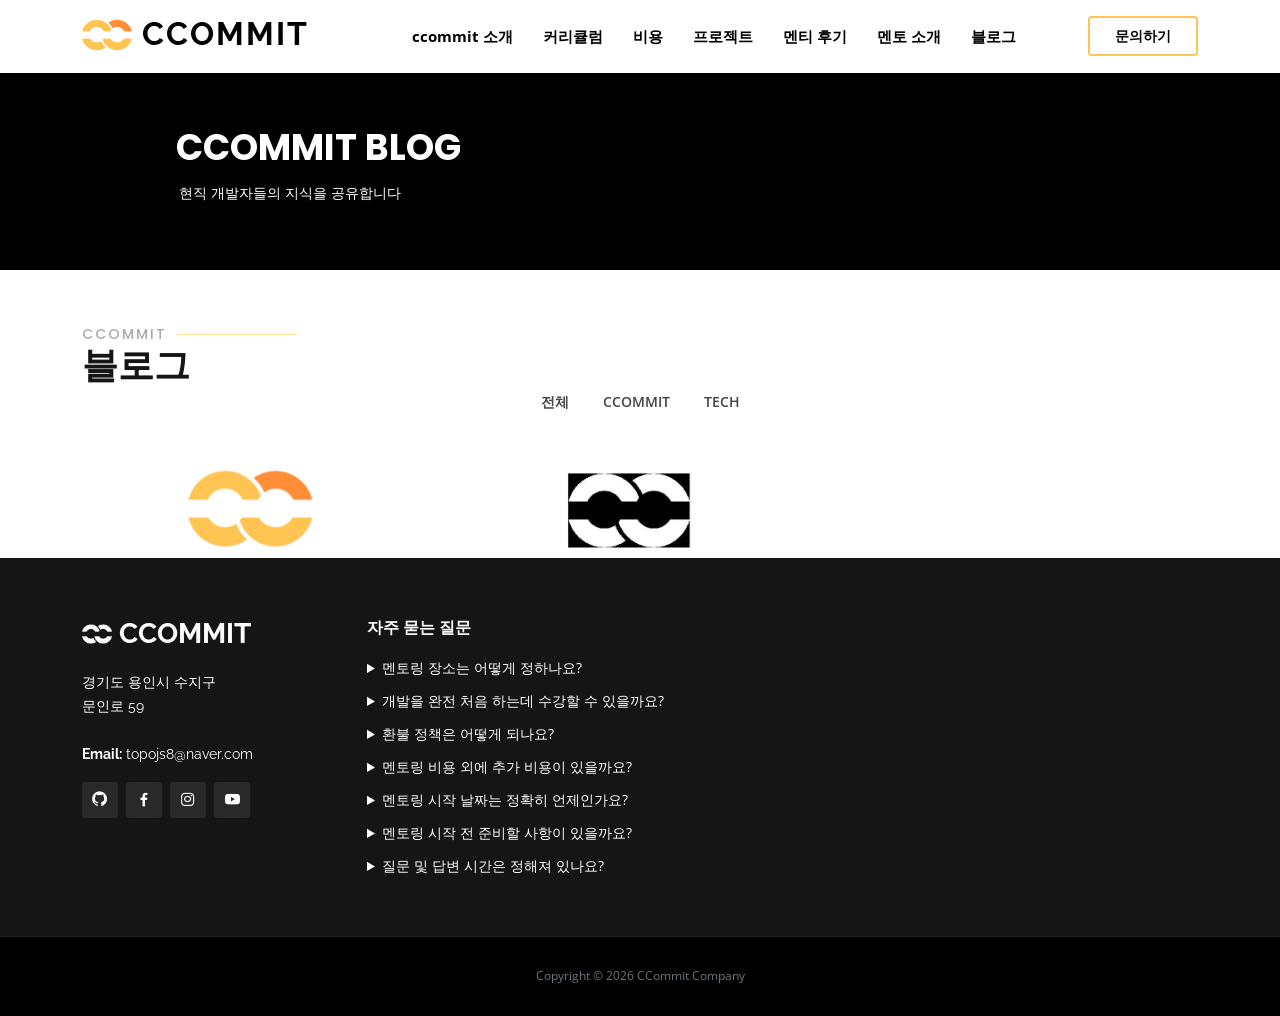
<file: blog.html>
<!DOCTYPE html>
<html lang="ko">

<head>
    <meta charset="utf-8">
    <meta content="width=device-width, initial-scale=1.0" name="viewport">
    <title>블로그 | 씨커밋 ccommit 개발자 멘토링</title>
    <meta name="description" content="씨커밋(ccommit) 멘토가 직접 쓴 글 모음. 개발자 멘토링을 시작한 계기와 지속적으로 성장하는 개발자 마인드를 다룹니다.">
    <link rel="canonical" href="https://www.ccommit.kr/blog.html">
    <meta name="robots" content="index, follow, max-image-preview:large">
    <meta property="og:type" content="website">
    <meta property="og:site_name" content="씨커밋 ccommit">
    <meta property="og:locale" content="ko_KR">
    <meta property="og:url" content="https://www.ccommit.kr/blog.html">
    <meta property="og:title" content="블로그 | 씨커밋 ccommit 개발자 멘토링">
    <meta property="og:description" content="씨커밋(ccommit) 멘토가 직접 쓴 글 모음. 개발자 멘토링을 시작한 계기와 지속적으로 성장하는 개발자 마인드를 다룹니다.">
    <meta property="og:image" content="https://www.ccommit.kr/assets/img/favicon/subnail.png">
    <meta property="og:image:width" content="2560">
    <meta property="og:image:height" content="1440">
    <meta name="twitter:card" content="summary_large_image">
    <meta name="twitter:title" content="블로그 | 씨커밋 ccommit 개발자 멘토링">
    <meta name="twitter:description" content="씨커밋(ccommit) 멘토가 직접 쓴 글 모음. 개발자 멘토링을 시작한 계기와 지속적으로 성장하는 개발자 마인드를 다룹니다.">
    <meta name="twitter:image" content="https://www.ccommit.kr/assets/img/favicon/subnail.png">
    <script type="application/ld+json">
{
  "@context": "https://schema.org",
  "@type": "Blog",
  "name": "씨커밋 ccommit 블로그",
  "url": "https://www.ccommit.kr/blog.html",
  "inLanguage": "ko-KR",
  "publisher": {
    "@type": "Organization",
    "@id": "https://www.ccommit.kr/#organization",
    "name": "ccommit",
    "alternateName": [
      "씨커밋",
      "CCOMMIT"
    ],
    "url": "https://www.ccommit.kr/",
    "logo": "https://www.ccommit.kr/assets/img/favicon/LOGO.png",
    "description": "현직 개발자가 1:1로 진행하는 개발자 취업·이직 멘토링 서비스"
  },
  "blogPost": [
    {
      "@type": "BlogPosting",
      "headline": "개발자 멘토링 서비스를 진행하게 된 계기",
      "url": "https://www.ccommit.kr/page/blog-introduce.html"
    },
    {
      "@type": "BlogPosting",
      "headline": "지속적 성장하는 개발자 마인드",
      "url": "https://www.ccommit.kr/page/tech-mind.html"
    }
  ]
}
    </script>
    <meta name="naver-site-verification" content="ecbbc1a8d8efd794e1b0e5b10b9dda9491890983"/>
    <meta name="google-site-verification" content="T12CU9sPh23jMEebIWWDqVa-5Rh_Zu_WYn_UQr-BmHc"/>

    <!-- Favicons -->
    <!--  <link href="assets/img/favicon.png" rel="icon">-->
    <!--  <link href="assets/img/apple-touch-icon.png" rel="apple-touch-icon">-->
    <link rel="apple-touch-icon" sizes="57x57" href="assets/img/favicon/apple-icon-57x57.png">
    <link rel="apple-touch-icon" sizes="60x60" href="assets/img/favicon/apple-icon-60x60.png">
    <link rel="apple-touch-icon" sizes="72x72" href="assets/img/favicon/apple-icon-72x72.png">
    <link rel="apple-touch-icon" sizes="76x76" href="assets/img/favicon/apple-icon-76x76.png">
    <link rel="apple-touch-icon" sizes="114x114" href="assets/img/favicon/apple-icon-114x114.png">
    <link rel="apple-touch-icon" sizes="120x120" href="assets/img/favicon/apple-icon-120x120.png">
    <link rel="apple-touch-icon" sizes="144x144" href="assets/img/favicon/apple-icon-144x144.png">
    <link rel="apple-touch-icon" sizes="152x152" href="assets/img/favicon/apple-icon-152x152.png">
    <link rel="apple-touch-icon" sizes="180x180" href="assets/img/favicon/apple-icon-180x180.png">
    <link rel="icon" type="image/png" sizes="192x192" href="assets/img/favicon/android-icon-192x192.png">
    <link rel="icon" type="image/png" sizes="32x32" href="assets/img/favicon/favicon-32x32.png">
    <link rel="icon" type="image/png" sizes="96x96" href="assets/img/favicon/favicon-96x96.png">
    <link rel="icon" type="image/png" sizes="16x16" href="assets/img/favicon/favicon-16x16.png">
    <link rel="manifest" href="assets/img/favicon/manifest.json">
    <meta name="msapplication-TileColor" content="#ffffff">
    <meta name="msapplication-TileImage" content="assets/img/favicon/ms-icon-144x144.png">
    <meta name="theme-color" content="#ffffff">

    <!-- Google Fonts -->
    <link rel="preconnect" href="https://fonts.googleapis.com">
    <link rel="preconnect" href="https://fonts.gstatic.com" crossorigin>
    <link href="https://fonts.googleapis.com/css2?family=Open+Sans:ital,wght@0,400;0,600;0,700;1,400&family=Poppins:wght@400;500;600;700&family=Raleway:wght@400;500;600;700&display=swap" rel="stylesheet">

    <!-- Vendor CSS Files -->
    <link href="assets/vendor/aos/aos.css" rel="stylesheet">
    <link href="assets/vendor/bootstrap/css/bootstrap.min.css" rel="stylesheet">
    <link href="assets/vendor/bootstrap-icons/bootstrap-icons.css" rel="stylesheet">
    <link href="assets/vendor/boxicons/css/boxicons.min.css" rel="stylesheet">

    <!-- Template Main CSS File -->
    <link href="assets/css/style.css" rel="stylesheet">

    <!-- =======================================================
    * Template Name: ccommit - v4.9.1
    * Template URL: https://bootstrapmade.com/ccommit-free-multipurpose-html-bootstrap-template/
    * Author: BootstrapMade.com
    * License: https://bootstrapmade.com/license/
    ======================================================== -->
    <style>
    @media screen and (min-width: 0px) and (max-width: 1200px) {
      #carouselExampleDark { display: none; }  /* show it on small screens */
    }

    @media screen and (min-width: 1201px) and (max-width: 1800px) {
      #bannerText { display: none; }   /* hide it elsewhere */
    }

    @media screen and (min-width: 1801px) and (max-width: 9000px) {
      #carouselExampleDark { display: none; }  /* show it on small screens */
      #bannerText { display: none; }   /* hide it elsewhere */
    }


    </style>

</head>

<body>

<!-- ======= Header ======= -->
<header id="header" class="fixed-top" style="background-color: white;">
    <div class="container d-flex align-items-center justify-content-lg-between">
        <div class="logo me-auto me-lg-0">
            <a href="index.html#hero"  style="color: black;font-weight: bold;">
                <img class="img-fluid mb-1"
                     src="assets/img/favicon/favicon3.png"
                     width="50" height="30" alt="ccommit 로고"
                     onmouseleave="this.src='assets/img/favicon/favicon3.png'"
                />
                ccommit
            </a>
        </div>

        <nav id="navbar" class="navbar order-last order-lg-0">
            <ul>
                <li><a class="nav-link" href="index.html#about" style="color: black;font-weight: bold;">ccommit 소개</a></li>
                <li><a class="nav-link" href="index.html#services" style="color: black;font-weight: bold;">커리큘럼</a></li>
                <li><a href="index.html#cta" class="nav-link" style="color: black;font-weight: bold;">비용</a></li>
                <li><a class="nav-link " href="index.html#portfolio" style="color: black;font-weight: bold;">프로젝트</a></li>
                <li><a class="nav-link" href="index.html#testimonials" style="color: black;font-weight: bold;">멘티 후기</a></li>
                <li><a class="nav-link" href="index.html#team" style="color: black;font-weight: bold;">멘토 소개</a></li>
                <li><a class="nav-link" href="blog.html" style="color: black;font-weight: bold;">블로그</a></li>
            </ul>
            <i class="bi bi-list mobile-nav-toggle" style="color:black;"></i>
        </nav><!-- .navbar -->

        <a href="index.html#contact" class="get-started-btn" style="color: black;font-weight: bold; ">문의하기</a>

    </div>
</header><!-- End Header -->


<main id="main">

    <div style="background:BLACK;">

        <div id="carouselExampleDark">
            <img src="assets/img/high/ccc.png" width="30%" height="200" alt=""
                 style="
               width: 100%;
              height: 270px;
              border: 3px solid black;"
            >
<!--            <img src="assets/img/high/c.PNG" width="20%" height="35%" alt="..."-->
<!--                 style="-->
<!--                  position: absolute;-->
<!--                  top: 18%;-->
<!--                  left: 63.2%;-->
<!--              border: 3px solid black;"-->
<!--            >-->
            <div class="section-title"
                 style="padding: 5px 10px;
                    text-align: left;
                    position: absolute;
                    top: 9%;
                    left: 13%;">
                <p style="color:white;padding-top:35px;">CCOMMIT BLOG</p>
                <h5 style="color:white;font-size:14px;padding-top:10px;padding-left:3px;">
                    현직 개발자들의 지식을 공유합니다</h5>

            </div>
        </div>
        <div id="bannerText">
            <img src="assets/img/high/ccc.png" width="30%" height="300" alt=""
                 style="
               width: 100%;
              height: 200px;
              border: 3px solid black;"
            >
            <div class="section-title"
                 style="padding: 5px 10px;
                    text-align: left;
                    position: absolute;
                    top: 7%;
                    left: 10%;">
                <p style="color:white;padding-top:30px;">CCOMMIT BLOG</p>
                <h5 style="color:white;font-size: 14px; padding-top:40px; ">현직 개발자들의 지식을 공유합니다</h5>

            </div>
        </div>
    </div>

    <!-- ======= Portfolio Section ======= -->
    <section id="portfolio" class="portfolio">
        <div class="container" data-aos="fade-up">
            <span class="section-title">
                <h2>CCOMMIT</h2>
                <h1>블로그</h1>
            </span>
            <div class="row" data-aos="fade-up" data-aos-delay="100">
                <div class="col-lg-12 d-flex justify-content-left">
                    <ul id="portfolio-flters">
                        <li data-filter="*" class="">전체</li>
                        <li data-filter=".filter-ccommit">CCOMMIT</li>
                        <li data-filter=".filter-tech">TECH</li>
                        <!--                        <li data-filter=".filter-tech">기술</li>-->
                    </ul>
                </div>
            </div>
            <div class="row" data-aos="fade-up" data-aos-delay="100">
            </div>
            <div class="row portfolio-container" data-aos="fade-up" data-aos-delay="100">
                <div class="col-lg-4 col-md-6 portfolio-item filter-ccommit">
                    <div class="portfolio-wrap">
                        <img loading="lazy" src="assets/img/blog/blog1.png" class="img-fluid" alt="">
                        <div class="portfolio-info">
                            <h4>CCOMMIT 소개</h4>
                            <p>[CCOMMIT] 개발자 멘토링 서비스를 진행하게 된 계기</p>
                            <div class="portfolio-links">
                                <a href="page/blog-introduce.html"
                                   target="_blank"><i class="bx bx-link"></i></a>
                            </div>
                        </div>
                    </div>
                </div>

                <div class="col-lg-4 col-md-6 portfolio-item filter-tech">
                    <div class="portfolio-wrap">
                        <img loading="lazy" src="assets/img/blog/blog2.png" class="img-fluid" alt="">
                        <div class="portfolio-info">
                            <h4>TECH 마인드</h4>
                            <p>[TECH] 지속적 성장하는 개발자 마인드</p>
                            <div class="portfolio-links">
                                <a href="page/tech-mind.html"
                                   target="_blank"><i class="bx bx-link"></i></a>
                            </div>
                        </div>
                    </div>
                </div>
            </div>

        </div>
    </section>
</main><!-- End #main -->

<!-- ======= Footer ======= -->
<footer id="footer">
    <div class="footer-top">
        <div class="container">
            <div class="row">

                <div class="col-lg-3 col-md-6">
                    <div class="footer-info">
                        <h3 class="logo me-auto me-lg-0">
                            <a href="index.html#footer" style="color:white">
                                <img loading="lazy" class="img-fluid mb-1"
                                     src="assets/img/favicon/LOGO.png"
                                     width="30" height="20" alt="ccommit 로고"
                                />
                                ccommit
                            </a>
                        </h3>
                        <p>
                            경기도 용인시 수지구 <br>
                            문인로 59 <br><br>
                            <strong>Email:</strong> topojs8@naver.com<br>
                        </p>
                        <div class="social-links mt-3">
                            <a href="https://github.com/ccommit" class="github" target="_blank"><i
                                    class="bx bxl-github"></i></a>
                            <a href="https://www.facebook.com/ccommit.kr/" class="facebook" target="_blank"><i
                                    class="bx bxl-facebook"></i></a>
                            <a href="https://www.instagram.com/ccommit.kr/" class="instagram"
                               target="_blank"><i class="bx bxl-instagram"></i></a>
                            <!--                            <a href="https://www.linkedin.com/in/ccommit-5680b6204/" class="linkedin" target="_blank"><i-->
                            <!--                                    class="bx bxl-linkedin"></i></a>-->
                            <a href="https://www.youtube.com/@ccommit9983" class="youtube" target="_blank"><i
                                    class="bx bxl-youtube"></i></a>
                        </div>
                    </div>
                </div>

                <div class="col-lg-8 col-md-6 footer-links">
                    <h4>자주 묻는 질문</h4>
                    <details>
                        <summary>멘토링 장소는 어떻게 정하나요?</summary>
                        <span style="color:gray">오프라인과 온라인 선택이 가능하십니다.
                        오프라인의 경우 장소는 멘토와 상담 후 정합니다. <br>
                        온라인의 경우 Zoom 링크를 수업 시간 전에 전달드립니다.</span>
                    </details>
                    <details style="padding-top:12px;">
                        <summary>개발을 완전 처음 하는데 수강할 수 있을까요?</summary>
                        <span style="color:gray">비전공자이시거나 기초 지식이 없으시면 진도가 느릴 수 있습니다. 다만 공부 방향성을 확실하게 잡아드립니다. </span>
                    </details>
                    <details style="padding-top:12px;">
                        <summary>환불 정책은 어떻게 되나요?</summary>
                        <span style="color:gray">만약 중간에 멘토링을 그만두게 되실 경우, 남은 기간을 계산하여 멘토링 비용을 환불해 드립니다.</span>
                    </details>
                    <details style="padding-top:12px;">
                        <summary>멘토링 비용 외에 추가 비용이 있을까요?</summary>
                        <span style="color:gray">멘토링 커리큘럼에 포함되어있는 도서와 인터넷 강의는 직접 구매하셔야 하기 때문에, 해당하는 부수적인 비용이 생길 수 있습니다.</span>
                    </details>
                    <details style="padding-top:12px;">
                        <summary>멘토링 시작 날짜는 정확히 언제인가요?</summary>
                        <span style="color:gray">멘토와 멘티간의 조율 후 정확한 날짜를 알 수 있습니다. 사전에 멘토와 상담 부탁드립니다.</span>
                    </details>
                    <details style="padding-top:12px;">
                        <summary>멘토링 시작 전 준비할 사항이 있을까요?</summary>
                        <span style="color:gray">멘토와 상담 전 포트폴리오or 개발블로그가 있다면 정리하여 회신 부탁드립니다. 그외엔 상담시에 말씀드립니다.</span>
                    </details>
                    <details style="padding-top:12px;">
                        <summary>질문 및 답변 시간은 정해져 있나요?</summary>
                        <span style="color:gray">따로 정해져 있지 않습니다. 질문 사항이 있으시다면 안내드린 별도 채널에 남겨주시면 멘토가 상시로 답변해드립니다.</span>
                    </details>
                </div>
            </div>
        </div>
    </div>

    <div class="container">
        <div class="copyright">
            <div class="small text-center text-muted">Copyright &copy; 2026 CCommit Company</div>
        </div>
    </div>
</footer><!-- End Footer -->

<div id="preloader"></div>
<a href="index.html#" class="back-to-top d-flex align-items-center justify-content-center"><i
        class="bi bi-arrow-up-short"></i></a>

<!-- Vendor JS Files -->
<script src="assets/vendor/aos/aos.js"></script>
<script src="assets/vendor/bootstrap/js/bootstrap.bundle.min.js"></script>
<script src="assets/vendor/isotope-layout/isotope.pkgd.min.js"></script>

<!-- Template Main JS File -->
<script src="assets/js/main.js"></script>


</body>

</html>
</file>
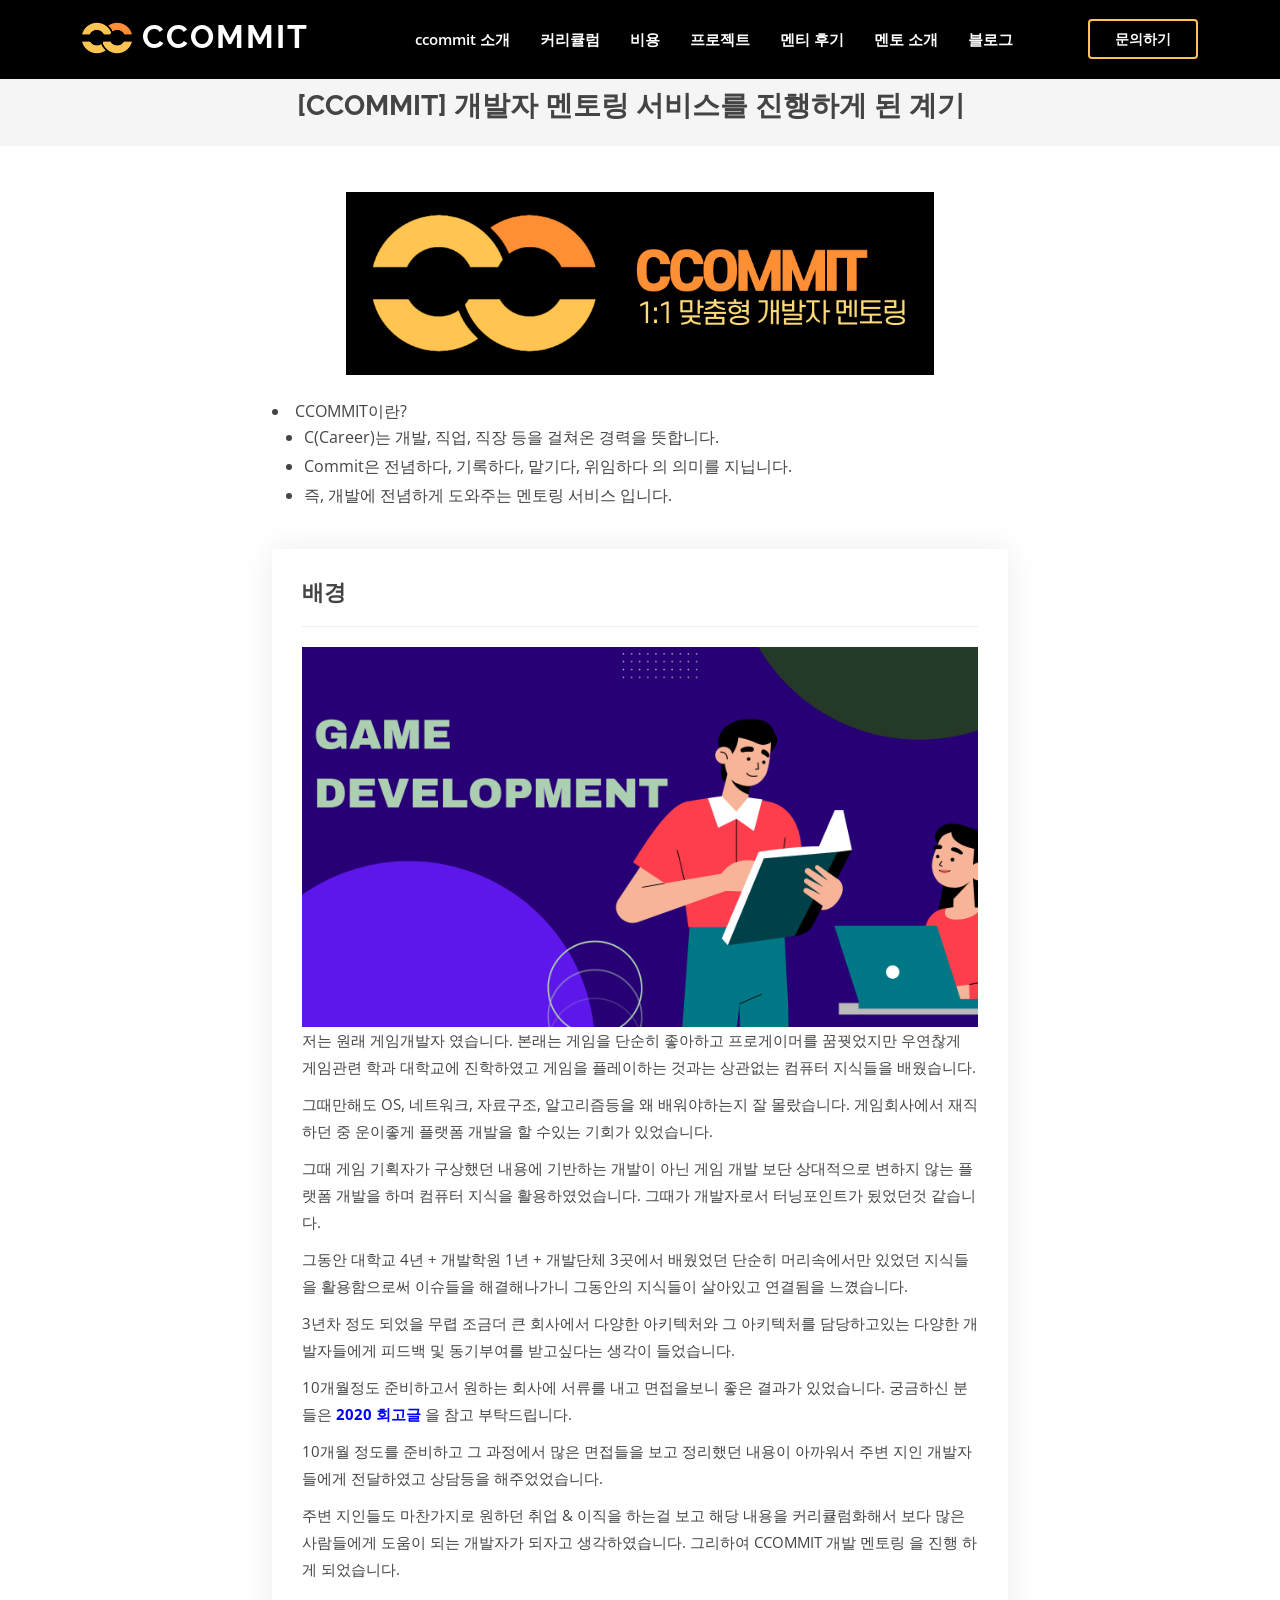
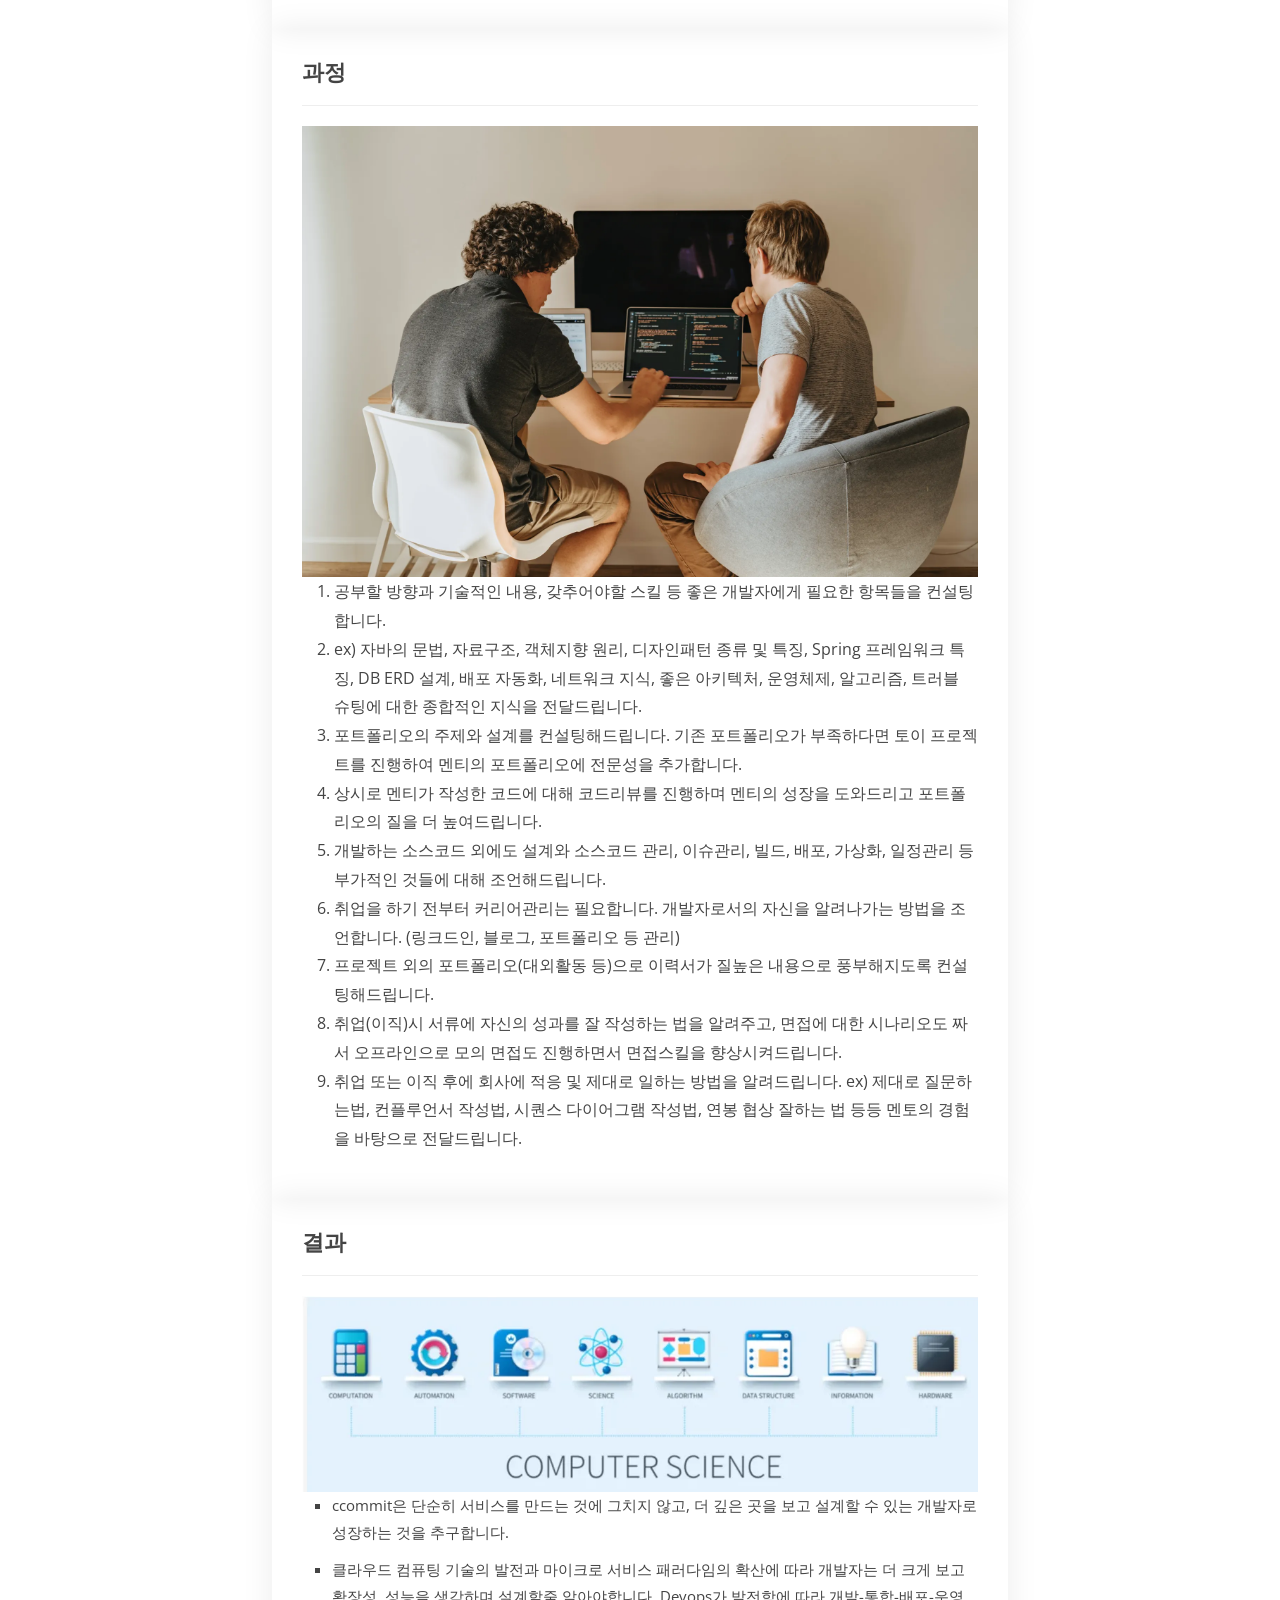
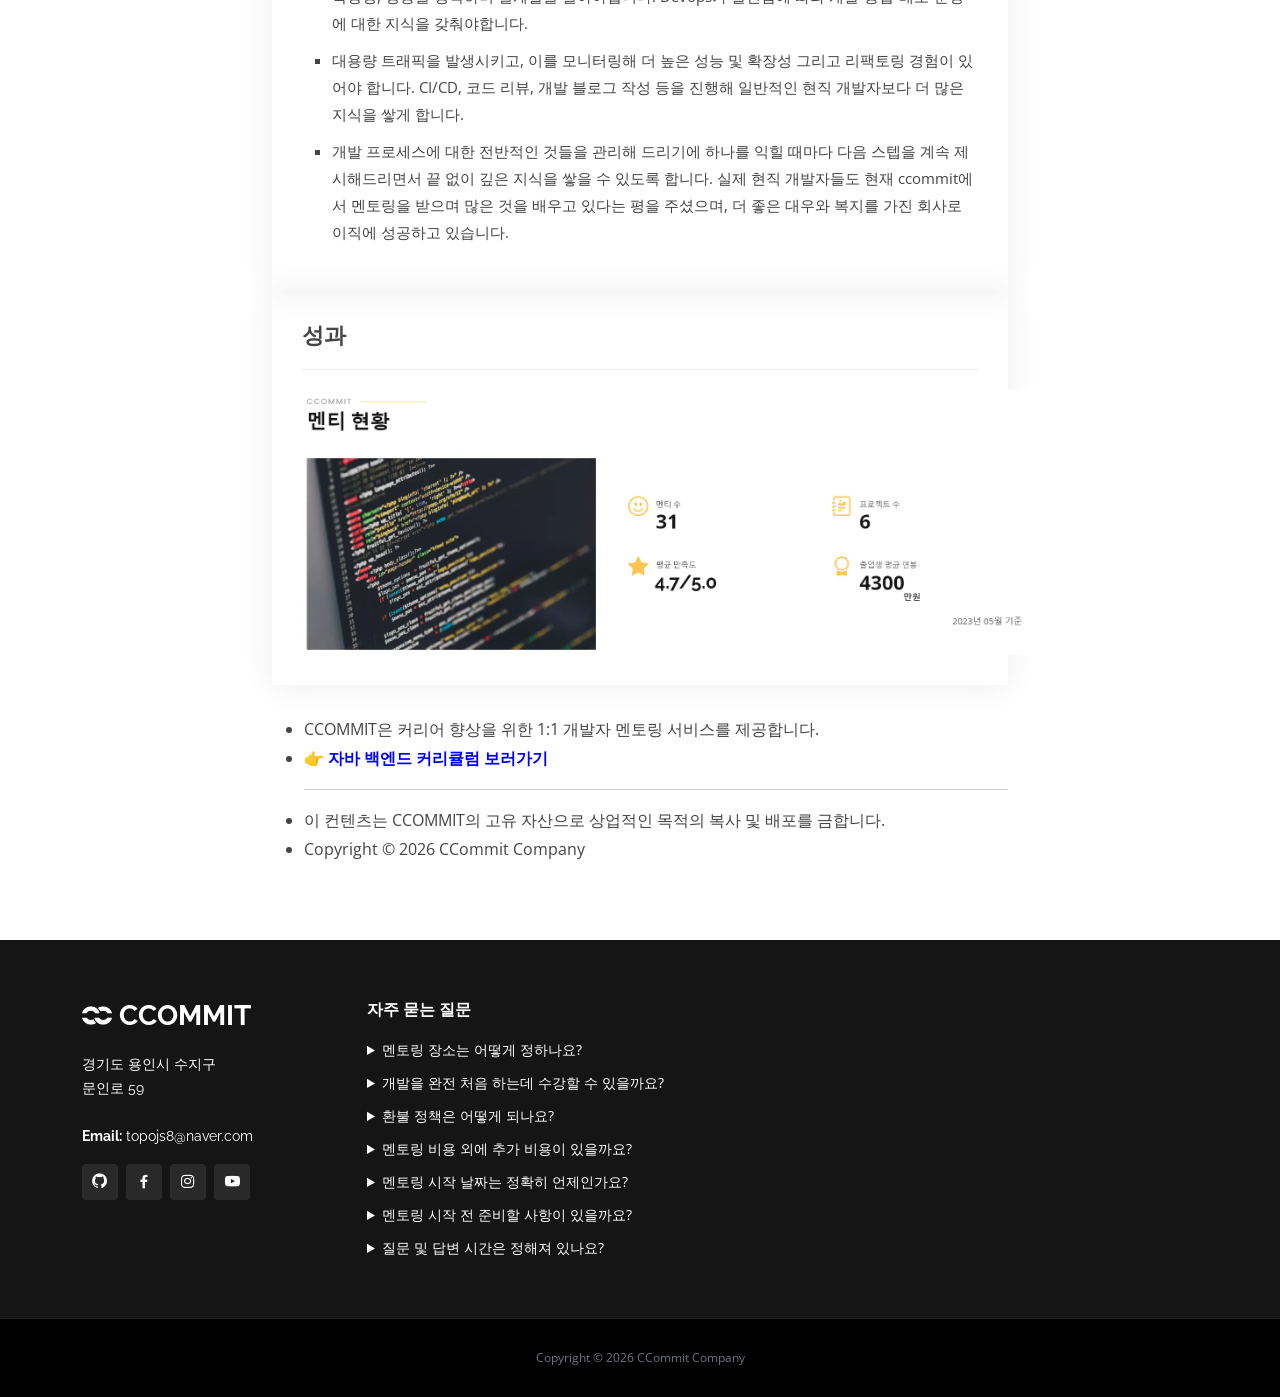
<file: page/blog-introduce.html>
<!DOCTYPE html>
<html lang="ko">

<head>
    <meta charset="utf-8">
    <meta content="width=device-width, initial-scale=1.0" name="viewport">
    <title>개발자 멘토링 서비스를 진행하게 된 계기 | 씨커밋 ccommit</title>
    <meta name="description" content="게임 개발자에서 백엔드 개발자로, 그리고 멘토가 되기까지. 씨커밋(ccommit) 개발자 멘토링을 시작한 배경과 과정, 결과와 성과를 정리했습니다.">
    <link rel="canonical" href="https://www.ccommit.kr/page/blog-introduce.html">
    <meta name="robots" content="index, follow, max-image-preview:large">
    <meta property="og:type" content="article">
    <meta property="og:site_name" content="씨커밋 ccommit">
    <meta property="og:locale" content="ko_KR">
    <meta property="og:url" content="https://www.ccommit.kr/page/blog-introduce.html">
    <meta property="og:title" content="개발자 멘토링 서비스를 진행하게 된 계기 | 씨커밋 ccommit">
    <meta property="og:description" content="게임 개발자에서 백엔드 개발자로, 그리고 멘토가 되기까지. 씨커밋(ccommit) 개발자 멘토링을 시작한 배경과 과정, 결과와 성과를 정리했습니다.">
    <meta property="og:image" content="https://www.ccommit.kr/assets/img/favicon/subnail.png">
    <meta property="og:image:width" content="2560">
    <meta property="og:image:height" content="1440">
    <meta name="twitter:card" content="summary_large_image">
    <meta name="twitter:title" content="개발자 멘토링 서비스를 진행하게 된 계기 | 씨커밋 ccommit">
    <meta name="twitter:description" content="게임 개발자에서 백엔드 개발자로, 그리고 멘토가 되기까지. 씨커밋(ccommit) 개발자 멘토링을 시작한 배경과 과정, 결과와 성과를 정리했습니다.">
    <meta name="twitter:image" content="https://www.ccommit.kr/assets/img/favicon/subnail.png">
    <script type="application/ld+json">
{
  "@context": "https://schema.org",
  "@type": "BlogPosting",
  "headline": "개발자 멘토링 서비스를 진행하게 된 계기",
  "url": "https://www.ccommit.kr/page/blog-introduce.html",
  "mainEntityOfPage": "https://www.ccommit.kr/page/blog-introduce.html",
  "image": "https://www.ccommit.kr/assets/img/blog/blogIntroduce.webp",
  "inLanguage": "ko-KR",
  "datePublished": "2023-02-14T00:45:57+09:00",
  "dateModified": "2025-12-27T13:20:59+09:00",
  "author": {
    "@type": "Person",
    "name": "Alex",
    "url": "https://www.ccommit.kr/#team"
  },
  "publisher": {
    "@type": "Organization",
    "@id": "https://www.ccommit.kr/#organization",
    "name": "ccommit",
    "alternateName": [
      "씨커밋",
      "CCOMMIT"
    ],
    "url": "https://www.ccommit.kr/",
    "logo": "https://www.ccommit.kr/assets/img/favicon/LOGO.png",
    "description": "현직 개발자가 1:1로 진행하는 개발자 취업·이직 멘토링 서비스"
  }
}
    </script>
    <meta name="naver-site-verification" content="ecbbc1a8d8efd794e1b0e5b10b9dda9491890983"/>
    <meta name="google-site-verification" content="T12CU9sPh23jMEebIWWDqVa-5Rh_Zu_WYn_UQr-BmHc"/>

    <!-- Favicons -->
    <!--  <link href="../assets/img/favicon.png" rel="icon">-->
    <!--  <link href="../assets/img/apple-touch-icon.png" rel="apple-touch-icon">-->
    <link rel="apple-touch-icon" sizes="57x57" href="../assets/img/favicon/apple-icon-57x57.png">
    <link rel="apple-touch-icon" sizes="60x60" href="../assets/img/favicon/apple-icon-60x60.png">
    <link rel="apple-touch-icon" sizes="72x72" href="../assets/img/favicon/apple-icon-72x72.png">
    <link rel="apple-touch-icon" sizes="76x76" href="../assets/img/favicon/apple-icon-76x76.png">
    <link rel="apple-touch-icon" sizes="114x114" href="../assets/img/favicon/apple-icon-114x114.png">
    <link rel="apple-touch-icon" sizes="120x120" href="../assets/img/favicon/apple-icon-120x120.png">
    <link rel="apple-touch-icon" sizes="144x144" href="../assets/img/favicon/apple-icon-144x144.png">
    <link rel="apple-touch-icon" sizes="152x152" href="../assets/img/favicon/apple-icon-152x152.png">
    <link rel="apple-touch-icon" sizes="180x180" href="../assets/img/favicon/apple-icon-180x180.png">
    <link rel="icon" type="image/png" sizes="192x192" href="../assets/img/favicon/android-icon-192x192.png">
    <link rel="icon" type="image/png" sizes="32x32" href="../assets/img/favicon/favicon-32x32.png">
    <link rel="icon" type="image/png" sizes="96x96" href="../assets/img/favicon/favicon-96x96.png">
    <link rel="icon" type="image/png" sizes="16x16" href="../assets/img/favicon/favicon-16x16.png">
    <link rel="manifest" href="../assets/img/favicon/manifest.json">
    <meta name="msapplication-TileColor" content="#ffffff">
    <meta name="msapplication-TileImage" content="../assets/img/favicon/ms-icon-144x144.png">
    <meta name="theme-color" content="#ffffff">

    <!-- Google Fonts -->
    <link rel="preconnect" href="https://fonts.googleapis.com">
    <link rel="preconnect" href="https://fonts.gstatic.com" crossorigin>
    <link href="https://fonts.googleapis.com/css2?family=Open+Sans:ital,wght@0,400;0,600;0,700;1,400&family=Poppins:wght@400;500;600;700&family=Raleway:wght@400;500;600;700&display=swap" rel="stylesheet">

    <!-- Vendor CSS Files -->
    <link href="../assets/vendor/bootstrap/css/bootstrap.min.css" rel="stylesheet">
    <link href="../assets/vendor/bootstrap-icons/bootstrap-icons.css" rel="stylesheet">
    <link href="../assets/vendor/boxicons/css/boxicons.min.css" rel="stylesheet">

    <!-- Template Main CSS File -->
    <link href="../assets/css/style.css" rel="stylesheet">

    <!-- =======================================================
    * Template Name: ccommit - v4.9.1
    * Template URL: https://bootstrapmade.com/ccommit-free-multipurpose-html-bootstrap-template/
    * Author: BootstrapMade.com
    * License: https://bootstrapmade.com/license/
    ======================================================== -->

    <style>
    ol {
        line-height: 1.8em;
    }
    ul  {
         line-height: 1.8em;
    }
    a {
        color:blue;
        font-weight: bold;
    }
    @media screen and (min-width: 1201px) {
      .post-title { padding-left: 215px; }
    }

    </style>
</head>

<body>

<!-- ======= Header ======= -->
<header id="header" class="fixed-top" style="background-color: black;">
    <div class="container d-flex align-items-center justify-content-lg-between">
        <div class="logo me-auto me-lg-0">
            <a href="../index.html#hero">
                <img class="img-fluid mb-1"
                     src="../assets/img/favicon/favicon3.png"
                     width="50" height="30" alt="ccommit 로고"
                     onmouseleave="this.src='assets/img/favicon/favicon3.png'"
                     onmouseover="this.src='assets/img/favicon/LOGO.png'"
                />
                ccommit
            </a>
        </div>

        <nav id="navbar" class="navbar order-last order-lg-0">
            <ul>
                <li><a class="nav-link" href="../index.html#about">ccommit 소개</a></li>
                <li><a class="nav-link" href="../index.html#services">커리큘럼</a></li>
                <li><a class="nav-link" href="../index.html#cta">비용</a></li>
                <li><a class="nav-link " href="../index.html#portfolio">프로젝트</a></li>
                <li><a class="nav-link" href="../index.html#testimonials">멘티 후기</a></li>
                <li><a class="nav-link" href="../index.html#team">멘토 소개</a></li>
                <li><a class="nav-link" href="../blog.html">블로그</a></li>
            </ul>
            <i class="bi bi-list mobile-nav-toggle"></i>
        </nav><!-- .navbar -->

        <a href="../index.html#contact" class="get-started-btn">문의하기</a>

    </div>
</header><!-- End Header -->


<main id="main">

    <!-- ======= Breadcrumbs ======= -->
    <section id="breadcrumbs" class="breadcrumbs">
        <div class="container">

            <div class="d-flex justify-content-between align-items-center">
                <h1 class="post-title">
                    <b>[CCOMMIT] 개발자 멘토링 서비스를 진행하게 된 계기</b>
                </h1>
            </div>

        </div>
    </section><!-- End Breadcrumbs -->

    <!-- ======= Portfolio Details Section ======= -->
    <section id="portfolio-details" class="portfolio-details">
        <div class="container">
            <div class="row gy-4">
                <div class="col-lg-8" style="float: none; margin:0 auto;">
                    <div class="portfolio-description">
                        <img src="../assets/img/backgroundImg2.png" alt="" class="img-fluid"
                             style="display:block; margin-left:auto; margin-right:auto; width:80%; height:80%;">
                        <br>
                        <li>CCOMMIT이란?</li>
                        <ul>
                            <li>C(Career)는 개발, 직업, 직장 등을 걸쳐온 경력을 뜻합니다.</li>
                            <li>Commit은 전념하다, 기록하다, 맡기다, 위임하다 의 의미를 지닙니다.</li>
                            <li>즉, 개발에 전념하게 도와주는 멘토링 서비스 입니다.</li>
                        </ul>
                        <br>
                    </div>
                    <div class="portfolio-info">
                        <h3>배경</h3>
                        <img loading="lazy" src="../assets/img/blog/blogIntroduce2.png" alt="" class="img-fluid"
                             style="display:block; margin-left:auto; margin-right:auto;">
                        <ul>
                            <li>저는 원래 게임개발자 였습니다. 본래는 게임을 단순히 좋아하고 프로게이머를 꿈꿧었지만 우연찮게 게임관련 학과 대학교에 진학하였고 게임을 플레이하는 것과는 상관없는
                                컴퓨터 지식들을 배웠습니다.
                            </li>
                            <li>그때만해도 OS, 네트워크, 자료구조, 알고리즘등을 왜 배워야하는지 잘 몰랐습니다. 게임회사에서 재직하던 중 운이좋게 플랫폼 개발을 할 수있는 기회가
                                있었습니다.
                            </li>
                            <li>그때 게임 기획자가 구상했던 내용에 기반하는 개발이 아닌 게임 개발 보단 상대적으로 변하지 않는 플랫폼 개발을 하며 컴퓨터 지식을 활용하였었습니다. 그때가
                                개발자로서 터닝포인트가 됬었던것 같습니다.
                            </li>
                            <li>그동안 대학교 4년 + 개발학원 1년 + 개발단체 3곳에서 배웠었던 단순히 머리속에서만 있었던 지식들을 활용함으로써 이슈들을 해결해나가니 그동안의 지식들이
                                살아있고 연결됨을 느꼈습니다.
                            </li>
                            <li>3년차 정도 되었을 무렵 조금더 큰 회사에서 다양한 아키텍처와 그 아키텍처를 담당하고있는 다양한 개발자들에게 피드백 및 동기부여를 받고싶다는 생각이
                                들었습니다.
                            </li>
                            <li>10개월정도 준비하고서 원하는 회사에 서류를 내고 면접을보니 좋은 결과가 있었습니다. 궁금하신 분들은 <a
                                    href="https://junshock5.tistory.com/150">2020 회고글</a> 을 참고 부탁드립니다.
                            </li>
                            <li>10개월 정도를 준비하고 그 과정에서 많은 면접들을 보고 정리했던 내용이 아까워서 주변 지인 개발자들에게 전달하였고 상담등을 해주었었습니다.</li>
                            <li>주변 지인들도 마찬가지로 원하던 취업 & 이직을 하는걸 보고 해당 내용을 커리큘럼화해서 보다 많은사람들에게 도움이 되는 개발자가 되자고 생각하였습니다.
                                그리하여 CCOMMIT 개발 멘토링 을 진행 하게 되었습니다.
                            </li>
                        </ul>
                    </div>
                    <div class="portfolio-info">
                        <h3>과정</h3>
                        <img loading="lazy" src="../assets/img/blog/blogIntroduce.webp" alt="" class="img-fluid"
                             style="display:block; margin-left:auto; margin-right:auto;">
                        <ol>
                            <li>공부할 방향과 기술적인 내용, 갖추어야할 스킬 등 좋은 개발자에게 필요한 항목들을 컨설팅합니다.</li>
                            <li>ex) 자바의 문법, 자료구조, 객체지향 원리, 디자인패턴 종류 및 특징, Spring 프레임워크 특징, DB ERD 설계, 배포 자동화, 네트워크 지식,
                                좋은 아키텍처, 운영체제, 알고리즘, 트러블 슈팅에 대한 종합적인 지식을 전달드립니다.
                            </li>
                            <li>포트폴리오의 주제와 설계를 컨설팅해드립니다. 기존 포트폴리오가 부족하다면 토이 프로젝트를 진행하여 멘티의 포트폴리오에 전문성을 추가합니다.</li>
                            <li>상시로 멘티가 작성한 코드에 대해 코드리뷰를 진행하며 멘티의 성장을 도와드리고 포트폴리오의 질을 더 높여드립니다.</li>
                            <li>개발하는 소스코드 외에도 설계와 소스코드 관리, 이슈관리, 빌드, 배포, 가상화, 일정관리 등 부가적인 것들에 대해 조언해드립니다.</li>
                            <li>취업을 하기 전부터 커리어관리는 필요합니다. 개발자로서의 자신을 알려나가는 방법을 조언합니다. (링크드인, 블로그, 포트폴리오 등 관리)</li>
                            <li>프로젝트 외의 포트폴리오(대외활동 등)으로 이력서가 질높은 내용으로 풍부해지도록 컨설팅해드립니다.</li>
                            <li>취업(이직)시 서류에 자신의 성과를 잘 작성하는 법을 알려주고, 면접에 대한 시나리오도 짜서 오프라인으로 모의 면접도 진행하면서 면접스킬을
                                향상시켜드립니다.
                            </li>
                            <li>취업 또는 이직 후에 회사에 적응 및 제대로 일하는 방법을 알려드립니다. ex) 제대로 질문하는법, 컨플루언서 작성법, 시퀀스 다이어그램 작성법, 연봉 협상
                                잘하는 법 등등 멘토의 경험을 바탕으로 전달드립니다.
                            </li>
                        </ol>
                    </div>
                    <div class="portfolio-info">
                        <h3>결과</h3>
                        <img loading="lazy" src="../assets/img/blog/blogIntroduce3.webp" alt="" class="img-fluid"
                             style="display:block; margin-left:auto; margin-right:auto;">
                        <ul style="padding-left:2.0em">
                            <li style="list-style-type:square;">ccommit은 단순히 서비스를 만드는 것에 그치지 않고, 더 깊은 곳을 보고 설계할 수 있는
                                개발자로 성장하는 것을 추구합니다.
                            </li>
                            <li style="list-style-type:square;">클라우드 컴퓨팅 기술의 발전과 마이크로 서비스 패러다임의 확산에 따라 개발자는 더 크게 보고 확장성,
                                성능을 생각하며 설계할줄 알아야합니다. Devops가 발전함에 따라 개발-통합-배포-운영에 대한 지식을 갖춰야합니다.
                            </li>
                            <li style="list-style-type:square;">대용량 트래픽을 발생시키고, 이를 모니터링해 더 높은 성능 및 확장성 그리고 리팩토링 경험이 있어야
                                합니다. CI/CD, 코드 리뷰, 개발 블로그 작성 등을 진행해 일반적인 현직 개발자보다 더 많은 지식을 쌓게 합니다.
                            </li>
                            <li style="list-style-type:square;">개발 프로세스에 대한 전반적인 것들을 관리해 드리기에 하나를 익힐 때마다 다음 스텝을 계속
                                제시해드리면서 끝 없이 깊은 지식을 쌓을 수 있도록 합니다. 실제 현직 개발자들도 현재 ccommit에서 멘토링을 받으며 많은 것을 배우고 있다는 평을
                                주셨으며, 더 좋은 대우와 복지를 가진 회사로 이직에 성공하고 있습니다.
                            </li>
                        </ul>
                    </div>
                    <div class="portfolio-info">
                        <h3>성과</h3>
                        <img loading="lazy" src="../assets/img/profit.webp" alt="" style=" width : 110%; height: 100%; ">
                    </div>
                    <div class="portfolio-description">
                        <ul>
                            <li>CCOMMIT은 커리어 향상을 위한 1:1 개발자 멘토링 서비스를 제공합니다.</li>
                            <li><a href="https://www.ccommit.kr/#services">👉 자바 백엔드 커리큘럼 보러가기</a></li>
                            <hr>
                            <li>이 컨텐츠는 CCOMMIT의 고유 자산으로 상업적인 목적의 복사 및 배포를 금합니다.</li>
                            <li>Copyright © 2026 CCommit Company</li>
                        </ul>
                    </div>
                </div>
            </div>
        </div>
    </section><!-- End Portfolio Details Section -->

</main><!-- End #main -->

<!-- ======= Footer ======= -->
<footer id="footer">
    <div class="footer-top">
        <div class="container">
            <div class="row">
                <div class="col-lg-3 col-md-6">
                    <div class="footer-info">
                        <h3 class="logo me-auto me-lg-0">
                            <a href="index.html#footer" style="color:white">
                                <img loading="lazy" class="img-fluid mb-1"
                                     src="../assets/img/favicon/LOGO.png"
                                     width="30" height="20" alt="ccommit 로고"
                                />
                                ccommit
                            </a>
                        </h3>
                        <p>
                            경기도 용인시 수지구 <br>
                            문인로 59 <br><br>
                            <strong>Email:</strong> topojs8@naver.com<br>
                        </p>
                        <div class="social-links mt-3">
                            <a href="https://github.com/ccommit" class="github" target="_blank"><i
                                    class="bx bxl-github"></i></a>
                            <a href="https://www.facebook.com/ccommit.kr/" class="facebook" target="_blank"><i
                                    class="bx bxl-facebook"></i></a>
                            <a href="https://www.instagram.com/ccommit.kr/" class="instagram"
                               target="_blank"><i class="bx bxl-instagram"></i></a>
                            <!--                            <a href="https://www.linkedin.com/in/ccommit-5680b6204/" class="linkedin" target="_blank"><i-->
                            <!--                                    class="bx bxl-linkedin"></i></a>-->
                            <a href="https://www.youtube.com/@ccommit9983" class="youtube" target="_blank"><i
                                    class="bx bxl-youtube"></i></a>
                        </div>
                    </div>
                </div>

                <div class="col-lg-8 col-md-6 footer-links">
                    <h4>자주 묻는 질문</h4>
                    <details>
                        <summary>멘토링 장소는 어떻게 정하나요?</summary>
                        <span style="color:gray">오프라인과 온라인 선택이 가능하십니다.
                        오프라인의 경우 장소는 멘토와 상담 후 정합니다. <br>
                        온라인의 경우 Zoom 링크를 수업 시간 전에 전달드립니다.</span>
                    </details>
                    <details style="padding-top:12px;">
                        <summary>개발을 완전 처음 하는데 수강할 수 있을까요?</summary>
                        <span style="color:gray">비전공자이시거나 기초 지식이 없으시면 진도가 느릴 수 있습니다. 다만 공부 방향성을 확실하게 잡아드립니다. </span>
                    </details>
                    <details style="padding-top:12px;">
                        <summary>환불 정책은 어떻게 되나요?</summary>
                        <span style="color:gray">만약 중간에 멘토링을 그만두게 되실 경우, 남은 기간을 계산하여 멘토링 비용을 환불해 드립니다.</span>
                    </details>
                    <details style="padding-top:12px;">
                        <summary>멘토링 비용 외에 추가 비용이 있을까요?</summary>
                        <span style="color:gray">멘토링 커리큘럼에 포함되어있는 도서와 인터넷 강의는 직접 구매하셔야 하기 때문에, 해당하는 부수적인 비용이 생길 수 있습니다.</span>
                    </details>
                    <details style="padding-top:12px;">
                        <summary>멘토링 시작 날짜는 정확히 언제인가요?</summary>
                        <span style="color:gray">멘토와 멘티간의 조율 후 정확한 날짜를 알 수 있습니다. 사전에 멘토와 상담 부탁드립니다.</span>
                    </details>
                    <details style="padding-top:12px;">
                        <summary>멘토링 시작 전 준비할 사항이 있을까요?</summary>
                        <span style="color:gray">멘토와 상담 전 포트폴리오or 개발블로그가 있다면 정리하여 회신 부탁드립니다. 그외엔 상담시에 말씀드립니다.</span>
                    </details>
                    <details style="padding-top:12px;">
                        <summary>질문 및 답변 시간은 정해져 있나요?</summary>
                        <span style="color:gray">따로 정해져 있지 않습니다. 질문 사항이 있으시다면 안내드린 별도 채널에 남겨주시면 멘토가 상시로 답변해드립니다.</span>
                    </details>
                </div>
            </div>
        </div>
    </div>
    <div class="container">
        <div class="copyright">
            <div class="small text-center text-muted">Copyright &copy; 2026 CCommit Company</div>
        </div>
    </div>
</footer><!-- End Footer -->

<div id="preloader"></div>
<a href="index.html#" class="back-to-top d-flex align-items-center justify-content-center"><i
        class="bi bi-arrow-up-short"></i></a>

<!-- Vendor JS Files -->
<script src="../assets/vendor/bootstrap/js/bootstrap.bundle.min.js"></script>

<!-- Template Main JS File -->
<script src="../assets/js/main.js"></script>


</body>

</html>
</file>
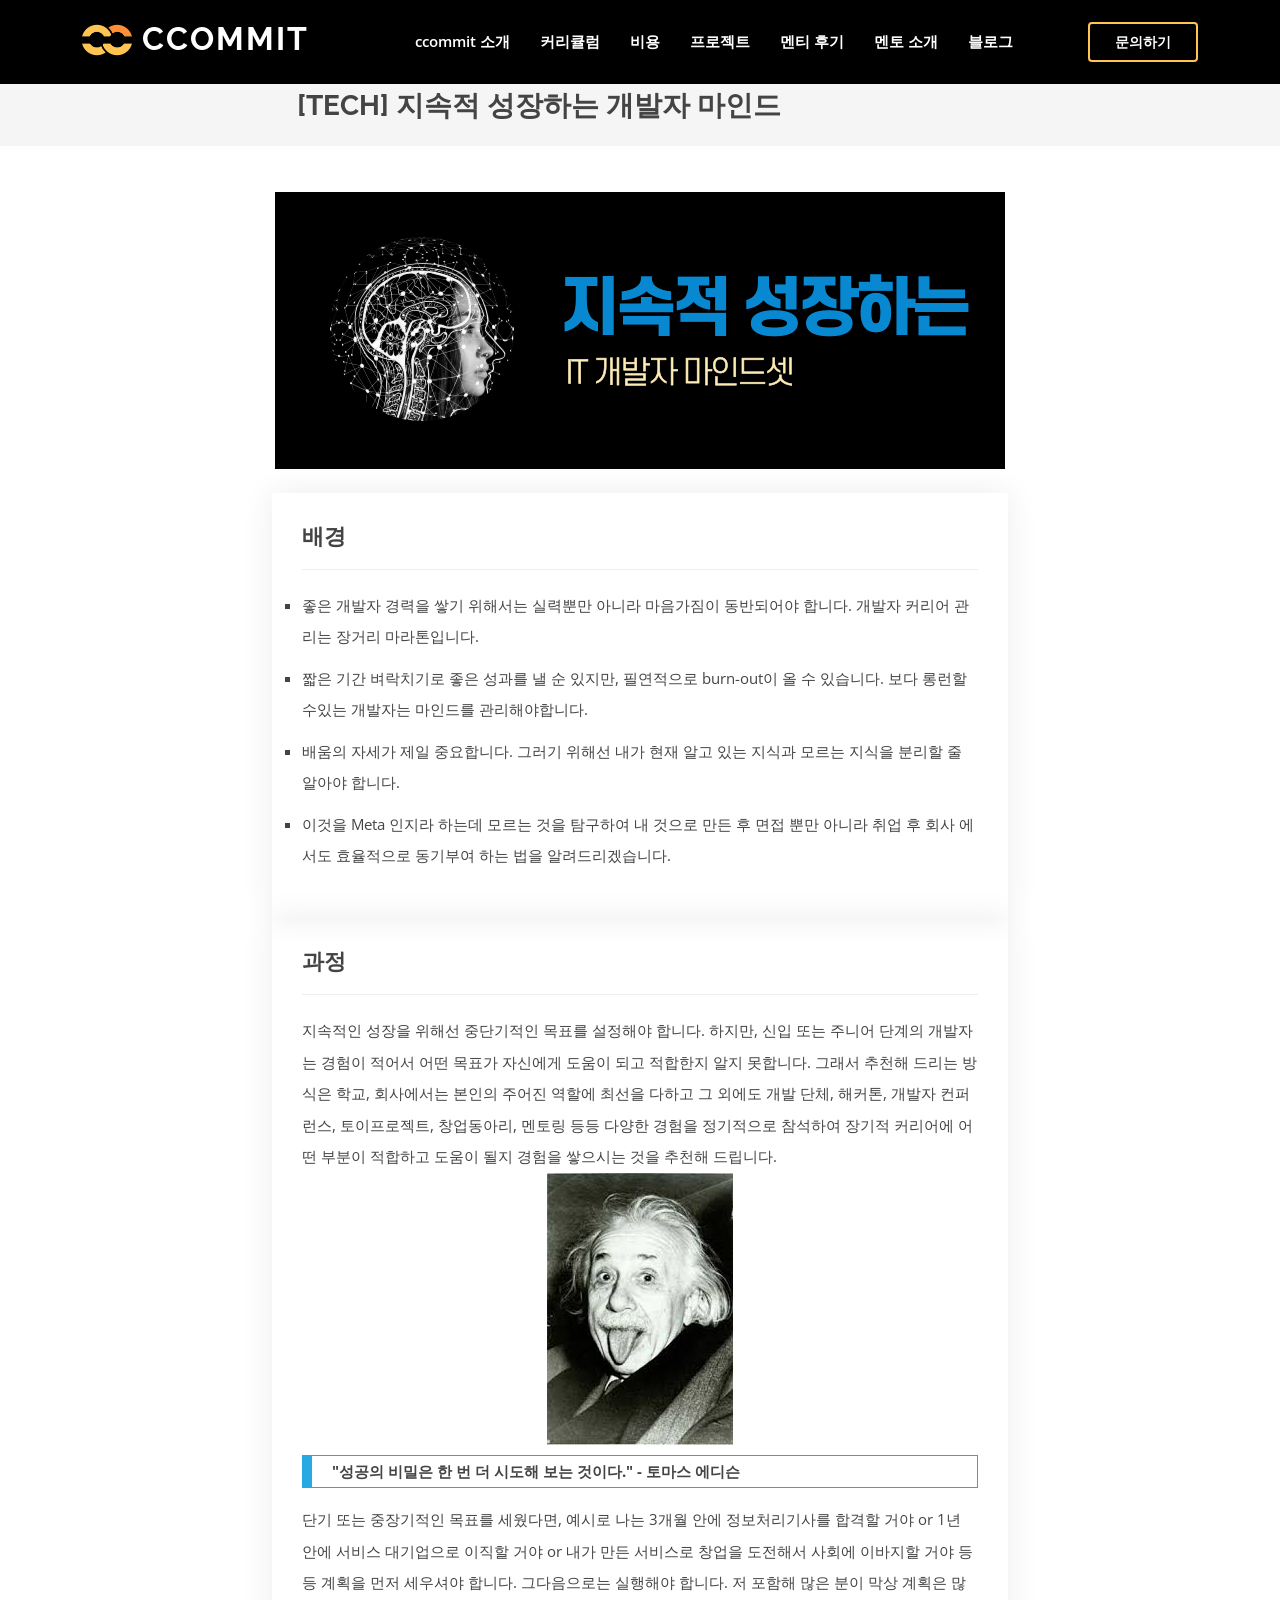
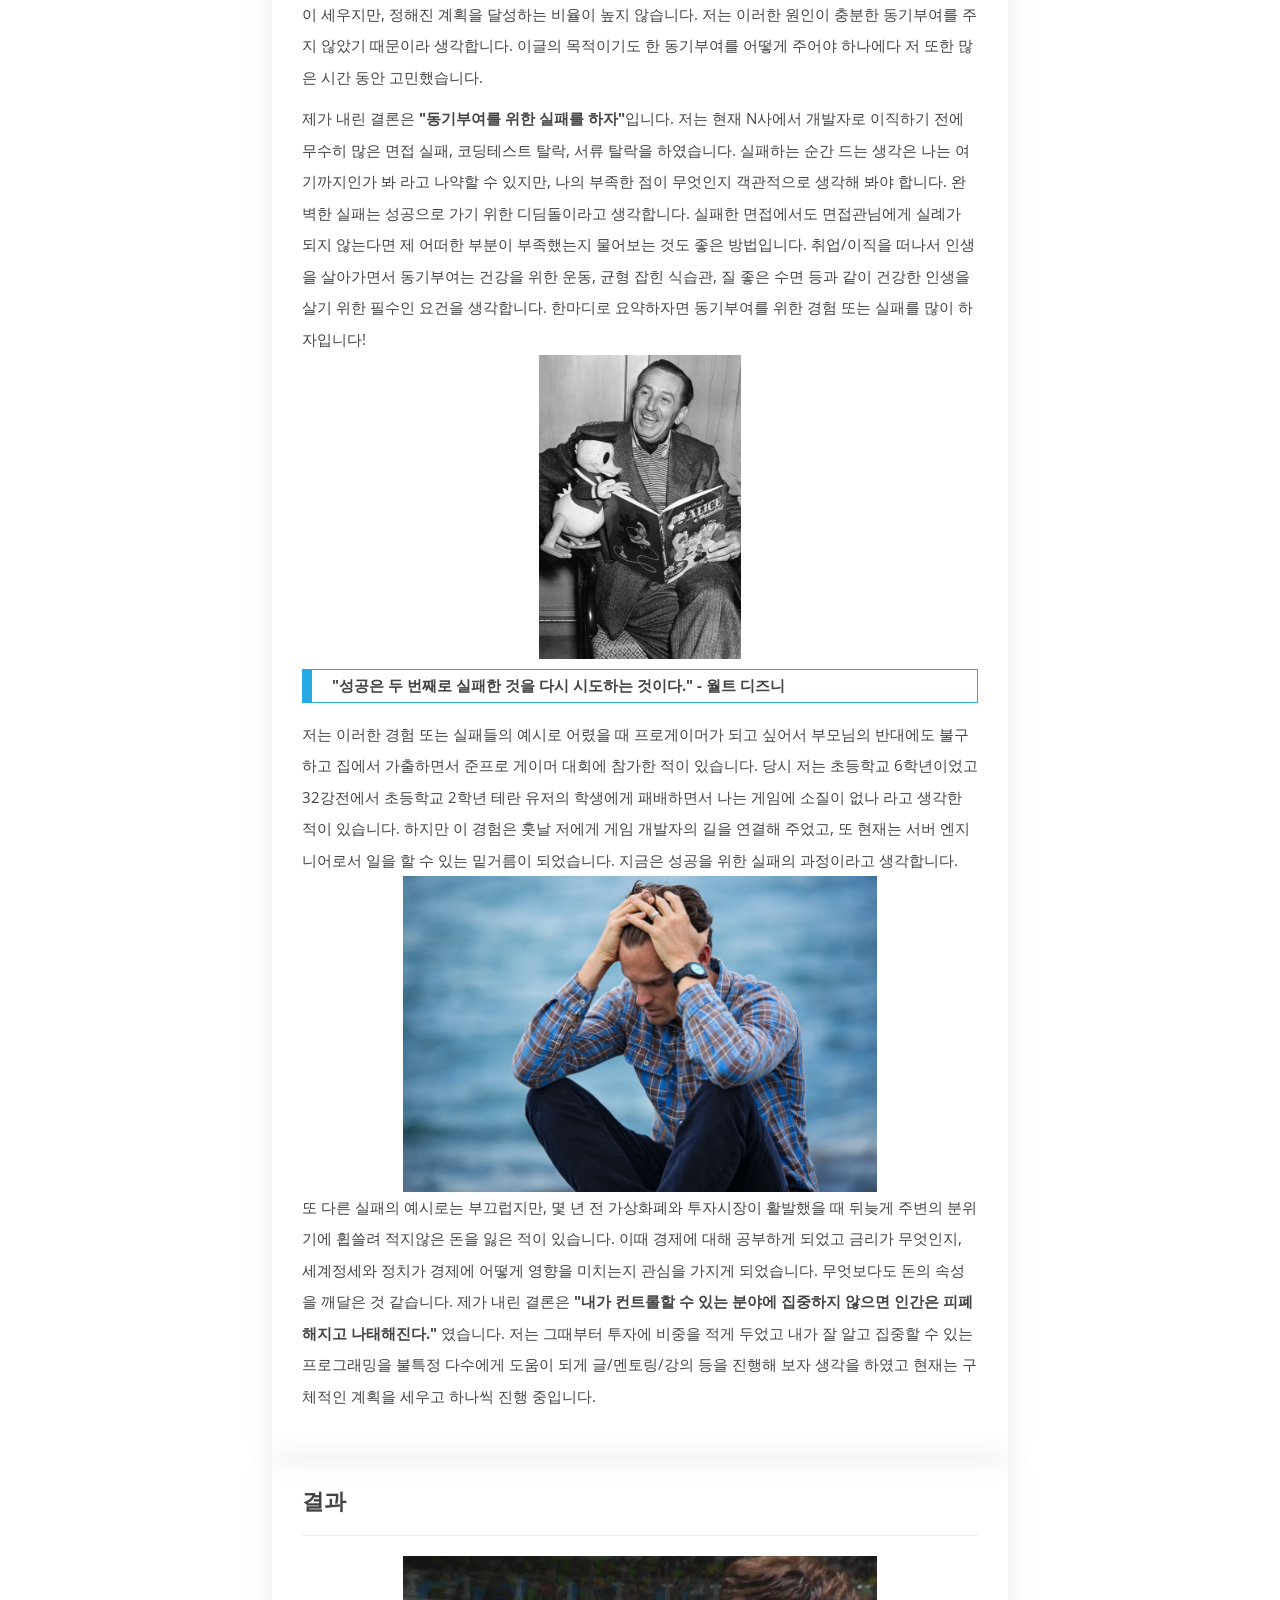
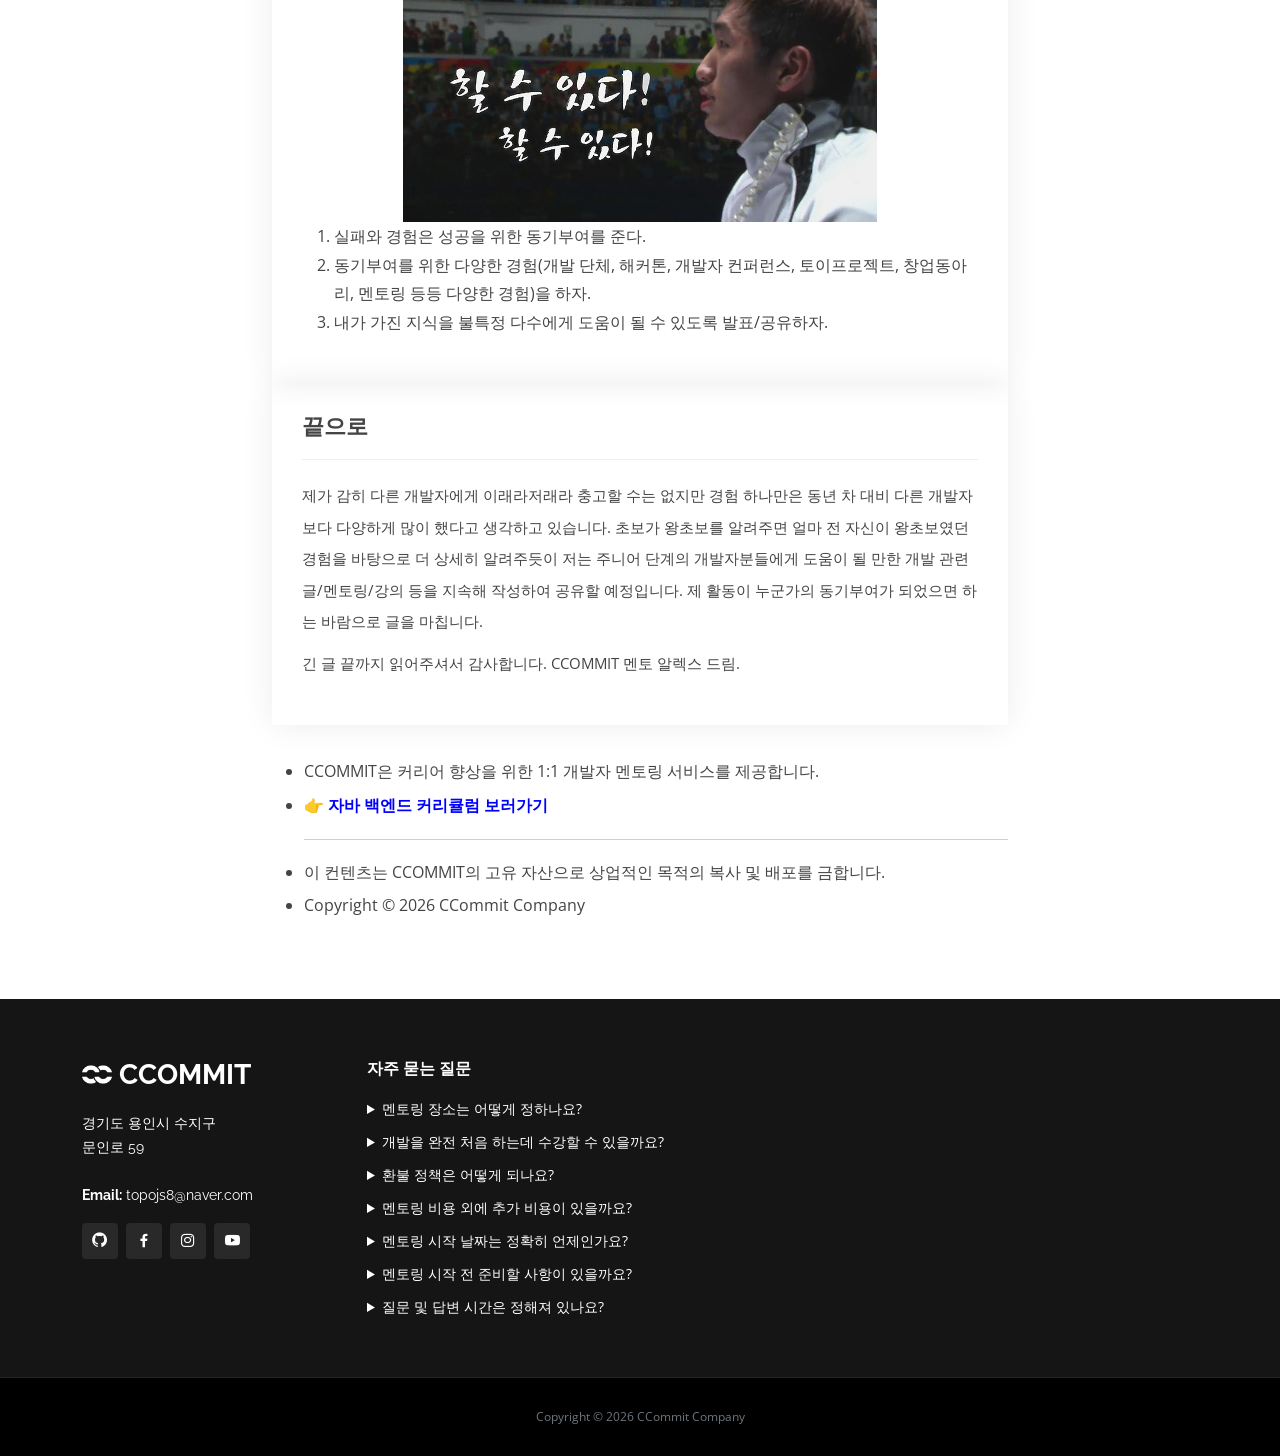
<file: page/tech-mind.html>
<!DOCTYPE html>
<html lang="ko">

<head>
    <meta charset="utf-8">
    <meta content="width=device-width, initial-scale=1.0" name="viewport">
    <title>지속적 성장하는 개발자 마인드 | 씨커밋 ccommit</title>
    <meta name="description" content="개발자 커리어는 장거리 마라톤입니다. 번아웃 없이 롱런하기 위한 메타인지, 중단기 목표 설정, 동기부여 방법을 현직 멘토가 정리했습니다.">
    <link rel="canonical" href="https://www.ccommit.kr/page/tech-mind.html">
    <meta name="robots" content="index, follow, max-image-preview:large">
    <meta property="og:type" content="article">
    <meta property="og:site_name" content="씨커밋 ccommit">
    <meta property="og:locale" content="ko_KR">
    <meta property="og:url" content="https://www.ccommit.kr/page/tech-mind.html">
    <meta property="og:title" content="지속적 성장하는 개발자 마인드 | 씨커밋 ccommit">
    <meta property="og:description" content="개발자 커리어는 장거리 마라톤입니다. 번아웃 없이 롱런하기 위한 메타인지, 중단기 목표 설정, 동기부여 방법을 현직 멘토가 정리했습니다.">
    <meta property="og:image" content="https://www.ccommit.kr/assets/img/favicon/subnail.png">
    <meta property="og:image:width" content="2560">
    <meta property="og:image:height" content="1440">
    <meta name="twitter:card" content="summary_large_image">
    <meta name="twitter:title" content="지속적 성장하는 개발자 마인드 | 씨커밋 ccommit">
    <meta name="twitter:description" content="개발자 커리어는 장거리 마라톤입니다. 번아웃 없이 롱런하기 위한 메타인지, 중단기 목표 설정, 동기부여 방법을 현직 멘토가 정리했습니다.">
    <meta name="twitter:image" content="https://www.ccommit.kr/assets/img/favicon/subnail.png">
    <script type="application/ld+json">
{
  "@context": "https://schema.org",
  "@type": "BlogPosting",
  "headline": "지속적 성장하는 개발자 마인드",
  "url": "https://www.ccommit.kr/page/tech-mind.html",
  "mainEntityOfPage": "https://www.ccommit.kr/page/tech-mind.html",
  "image": "https://www.ccommit.kr/assets/img/blog/mind1.webp",
  "inLanguage": "ko-KR",
  "datePublished": "2023-02-14T00:45:57+09:00",
  "dateModified": "2025-12-27T13:20:59+09:00",
  "author": {
    "@type": "Person",
    "name": "Alex",
    "url": "https://www.ccommit.kr/#team"
  },
  "publisher": {
    "@type": "Organization",
    "@id": "https://www.ccommit.kr/#organization",
    "name": "ccommit",
    "alternateName": [
      "씨커밋",
      "CCOMMIT"
    ],
    "url": "https://www.ccommit.kr/",
    "logo": "https://www.ccommit.kr/assets/img/favicon/LOGO.png",
    "description": "현직 개발자가 1:1로 진행하는 개발자 취업·이직 멘토링 서비스"
  }
}
    </script>
    <meta name="naver-site-verification" content="ecbbc1a8d8efd794e1b0e5b10b9dda9491890983"/>
    <meta name="google-site-verification" content="T12CU9sPh23jMEebIWWDqVa-5Rh_Zu_WYn_UQr-BmHc"/>

    <!-- Favicons -->
    <!--  <link href="../assets/img/favicon.png" rel="icon">-->
    <!--  <link href="../assets/img/apple-touch-icon.png" rel="apple-touch-icon">-->
    <link rel="apple-touch-icon" sizes="57x57" href="../assets/img/favicon/apple-icon-57x57.png">
    <link rel="apple-touch-icon" sizes="60x60" href="../assets/img/favicon/apple-icon-60x60.png">
    <link rel="apple-touch-icon" sizes="72x72" href="../assets/img/favicon/apple-icon-72x72.png">
    <link rel="apple-touch-icon" sizes="76x76" href="../assets/img/favicon/apple-icon-76x76.png">
    <link rel="apple-touch-icon" sizes="114x114" href="../assets/img/favicon/apple-icon-114x114.png">
    <link rel="apple-touch-icon" sizes="120x120" href="../assets/img/favicon/apple-icon-120x120.png">
    <link rel="apple-touch-icon" sizes="144x144" href="../assets/img/favicon/apple-icon-144x144.png">
    <link rel="apple-touch-icon" sizes="152x152" href="../assets/img/favicon/apple-icon-152x152.png">
    <link rel="apple-touch-icon" sizes="180x180" href="../assets/img/favicon/apple-icon-180x180.png">
    <link rel="icon" type="image/png" sizes="192x192" href="../assets/img/favicon/android-icon-192x192.png">
    <link rel="icon" type="image/png" sizes="32x32" href="../assets/img/favicon/favicon-32x32.png">
    <link rel="icon" type="image/png" sizes="96x96" href="../assets/img/favicon/favicon-96x96.png">
    <link rel="icon" type="image/png" sizes="16x16" href="../assets/img/favicon/favicon-16x16.png">
    <link rel="manifest" href="../assets/img/favicon/manifest.json">
    <meta name="msapplication-TileColor" content="#ffffff">
    <meta name="msapplication-TileImage" content="../assets/img/favicon/ms-icon-144x144.png">
    <meta name="theme-color" content="#ffffff">

    <!-- Google Fonts -->
    <link rel="preconnect" href="https://fonts.googleapis.com">
    <link rel="preconnect" href="https://fonts.gstatic.com" crossorigin>
    <link href="https://fonts.googleapis.com/css2?family=Open+Sans:ital,wght@0,400;0,600;0,700;1,400&family=Poppins:wght@400;500;600;700&family=Raleway:wght@400;500;600;700&display=swap" rel="stylesheet">

    <!-- Vendor CSS Files -->
    <link href="../assets/vendor/bootstrap/css/bootstrap.min.css" rel="stylesheet">
    <link href="../assets/vendor/bootstrap-icons/bootstrap-icons.css" rel="stylesheet">
    <link href="../assets/vendor/boxicons/css/boxicons.min.css" rel="stylesheet">

    <!-- Template Main CSS File -->
    <link href="../assets/css/style.css" rel="stylesheet">

    <!-- =======================================================
    * Template Name: ccommit - v4.9.1
    * Template URL: https://bootstrapmade.com/ccommit-free-multipurpose-html-bootstrap-template/
    * Author: BootstrapMade.com
    * License: https://bootstrapmade.com/license/
    ======================================================== -->

    <style>
    ol {
        line-height: 1.8em;
    }
    ul  {
         line-height: 2.1em;
    }
    a {
        color:blue;
        font-weight: bold;
    }
    blockquote {
      border: 1px solid #27a9e3;
      margin-left: 0px;
      margin-right: 0px;
      padding-left: 20px;
      padding-right: 20px;
      margin-top: 10px;
      border-left: 10px solid #27a9e3;
        font-weight: bold;
    }
    @media screen and (min-width: 1201px) {
      .post-title { padding-left: 215px; }
    }
    </style>
</head>

<body>

<!-- ======= Header ======= -->
<header id="header" class="fixed-top" style="background-color: black;">
    <div class="container d-flex align-items-center justify-content-lg-between">
        <div class="logo me-auto me-lg-0">
            <a href="../index.html#hero">
                <img class="img-fluid mb-1"
                     src="../assets/img/favicon/favicon3.png"
                     width="50" height="30" alt="ccommit 로고"
                     onmouseleave="this.src='assets/img/favicon/favicon3.png'"
                     onmouseover="this.src='assets/img/favicon/LOGO.png'"
                />
                ccommit
            </a>
        </div>

        <nav id="navbar" class="navbar order-last order-lg-0">
            <ul>
                <li><a class="nav-link" href="../index.html#about">ccommit 소개</a></li>
                <li><a class="nav-link" href="../index.html#services">커리큘럼</a></li>
                <li><a class="nav-link" href="../index.html#cta">비용</a></li>
                <li><a class="nav-link " href="../index.html#portfolio">프로젝트</a></li>
                <li><a class="nav-link" href="../index.html#testimonials">멘티 후기</a></li>
                <li><a class="nav-link" href="../index.html#team">멘토 소개</a></li>
                <li><a class="nav-link" href="../blog.html">블로그</a></li>
            </ul>
            <i class="bi bi-list mobile-nav-toggle"></i>
        </nav><!-- .navbar -->

        <a href="../index.html#contact" class="get-started-btn">문의하기</a>

    </div>
</header><!-- End Header -->


<main id="main">

    <!-- ======= Breadcrumbs ======= -->
    <section id="breadcrumbs" class="breadcrumbs">
        <div class="container">
            <div class="d-flex justify-content-between align-items-center">
                <h1 class="post-title">
                    <b>[TECH] 지속적 성장하는 개발자 마인드</b>
                </h1>
            </div>
        </div>
    </section><!-- End Breadcrumbs -->

    <!-- ======= Portfolio Details Section ======= -->
    <section id="portfolio-details" class="portfolio-details">
        <div class="container">

            <div class="row gy-4">
                <div class="col-lg-8" style="float: none; margin:0 auto;">
                    <div class="portfolio-description">
                        <img src="../assets/img/blog/blog-tech-mind.png" class="img-fluid" alt="" style="display:block; margin-left:auto; margin-right:auto;">
                        <br>
                    </div>
                    <div class="portfolio-info">
                        <h3>배경</h3>
                        <ul>
                            <li style="list-style-type:square;">좋은 개발자 경력을 쌓기 위해서는 실력뿐만 아니라 마음가짐이 동반되어야 합니다. 개발자 커리어 관리는 장거리 마라톤입니다. </li>
                            <li style="list-style-type:square;">짧은 기간 벼락치기로 좋은 성과를 낼 순 있지만, 필연적으로 burn-out이 올 수 있습니다. 보다 롱런할수있는 개발자는 마인드를 관리해야합니다.</li>
                            <li style="list-style-type:square;">배움의 자세가 제일 중요합니다. 그러기 위해선 내가 현재 알고 있는 지식과 모르는 지식을 분리할 줄 알아야 합니다. </li>
                            <li style="list-style-type:square;">이것을 Meta 인지라 하는데 모르는 것을 탐구하여 내 것으로 만든 후 면접 뿐만 아니라 취업 후 회사 에서도 효율적으로 동기부여 하는 법을 알려드리겠습니다.</li>
<!--                            <img loading="lazy" src="../assets/img/blog/mind1.webp" alt="" class="img-fluid"-->
<!--                                 style="display:block; margin-left:auto; margin-right:auto; width: 30%; height:30%;">-->
                        </ul>

                    </div>
                    <div class="portfolio-info">
                        <h3>과정</h3>
                        <ul>
                            <li>지속적인 성장을 위해선 중단기적인 목표를 설정해야 합니다. 하지만, 신입 또는 주니어 단계의 개발자는 경험이 적어서
                                어떤 목표가 자신에게 도움이 되고 적합한지 알지 못합니다. 그래서 추천해 드리는 방식은 학교, 회사에서는 본인의 주어진 역할에
                                최선을 다하고 그 외에도 개발 단체, 해커톤, 개발자 컨퍼런스, 토이프로젝트, 창업동아리, 멘토링 등등 다양한 경험을 정기적으로
                                참석하여 장기적 커리어에 어떤 부분이 적합하고 도움이 될지 경험을 쌓으시는 것을 추천해 드립니다.</li>


                            <img loading="lazy" src="../assets/img/blog/mind4.jpg" alt="" class="img-fluid"
                                 style="display:block; margin-left:auto; margin-right:auto;">
                            <blockquote>"성공의 비밀은 한 번 더 시도해 보는 것이다." - 토마스 에디슨</blockquote>

                            <li>단기 또는 중장기적인 목표를 세웠다면, 예시로 나는 3개월 안에 정보처리기사를 합격할 거야 or 1년 안에 서비스 대기업으로 이직할 거야 or
                                내가 만든 서비스로 창업을 도전해서 사회에 이바지할 거야 등등 계획을 먼저 세우셔야 합니다. 그다음으로는 실행해야 합니다.
                                저 포함해 많은 분이 막상 계획은 많이 세우지만, 정해진 계획을 달성하는 비율이 높지 않습니다. 저는 이러한 원인이 충분한
                                동기부여를 주지 않았기 때문이라 생각합니다. 이글의 목적이기도 한 동기부여를 어떻게 주어야 하나에다 저 또한 많은 시간 동안 고민했습니다.</li>


                            <li>제가 내린 결론은 <b>"동기부여를 위한 실패를 하자"</b>입니다. 저는 현재 N사에서 개발자로 이직하기 전에 무수히 많은 면접 실패, 코딩테스트 탈락,
                                서류 탈락을 하였습니다. 실패하는 순간 드는 생각은 나는 여기까지인가 봐 라고 나약할 수 있지만, 나의 부족한 점이 무엇인지 객관적으로 생각해 봐야 합니다.
                                완벽한 실패는 성공으로 가기 위한 디딤돌이라고 생각합니다. 실패한 면접에서도 면접관님에게 실례가 되지 않는다면 제 어떠한 부분이 부족했는지 물어보는 것도
                                좋은 방법입니다. 취업/이직을 떠나서 인생을 살아가면서 동기부여는 건강을 위한 운동, 균형 잡힌 식습관, 질 좋은 수면 등과 같이 건강한 인생을 살기 위한
                                필수인 요건을 생각합니다. 한마디로 요약하자면 동기부여를 위한 경험 또는 실패를 많이 하자입니다!</li>

                            <img loading="lazy" src="../assets/img/blog/mind5.webp" alt="" class="img-fluid"
                                 style="display:block; margin-left:auto; margin-right:auto;width: 30%; height:30%;">
                            <blockquote>"성공은 두 번째로 실패한 것을 다시 시도하는 것이다." - 월트 디즈니</blockquote>

                            <li>저는 이러한 경험 또는 실패들의 예시로 어렸을 때 프로게이머가 되고 싶어서 부모님의 반대에도 불구하고 집에서 가출하면서 준프로 게이머 대회에 참가한 적이
                                있습니다. 당시 저는 초등학교 6학년이었고 32강전에서 초등학교 2학년 테란 유저의 학생에게 패배하면서 나는 게임에 소질이 없나 라고 생각한 적이 있습니다.
                                하지만 이 경험은 훗날 저에게 게임 개발자의 길을 연결해 주었고, 또 현재는 서버 엔지니어로서 일을 할 수 있는 밑거름이 되었습니다. 지금은 성공을 위한 실패의 과정이라고 생각합니다.</li>

                            <img loading="lazy" src="../assets/img/blog/mind3.webp" alt="" class="img-fluid"
                                 style="display:block; margin-left:auto; margin-right:auto;width: 70%; height:70%;">
                            <li>또 다른 실패의 예시로는 부끄럽지만, 몇 년 전 가상화폐와 투자시장이 활발했을 때 뒤늦게 주변의 분위기에 휩쓸려 적지않은 돈을 잃은 적이 있습니다. 이때 경제에 대해
                                공부하게 되었고 금리가 무엇인지, 세계정세와 정치가 경제에 어떻게 영향을 미치는지 관심을 가지게 되었습니다. 무엇보다도 돈의 속성을 깨달은 것 같습니다.
                                제가 내린 결론은 <b>"내가 컨트롤할 수 있는 분야에 집중하지 않으면 인간은 피폐해지고 나태해진다."</b> 였습니다. 저는 그때부터 투자에 비중을 적게 두었고
                                내가 잘 알고 집중할 수 있는 프로그래밍을 불특정 다수에게 도움이 되게 글/멘토링/강의 등을 진행해 보자 생각을 하였고 현재는 구체적인 계획을 세우고 하나씩 진행 중입니다.</li>


                        </ul>
                    </div>
                    <div class="portfolio-info">
                        <h3>결과</h3>
                        <img loading="lazy" src="../assets/img/blog/mind2.jpg" alt="" class="img-fluid"
                             style="display:block; margin-left:auto; margin-right:auto;width: 70%; height:70%;">
                        <ol style="padding-left:2.0em">
                            <li>실패와 경험은 성공을 위한 동기부여를 준다.</li>
                            <li>동기부여를 위한 다양한 경험(개발 단체, 해커톤, 개발자 컨퍼런스, 토이프로젝트, 창업동아리, 멘토링 등등 다양한 경험)을 하자.</li>
                            <li>내가 가진 지식을 불특정 다수에게 도움이 될 수 있도록 발표/공유하자.</li>
                        </ol>
                    </div>
                    <div class="portfolio-info">
                        <h3>끝으로</h3>
                        <ul>
                            <li>제가 감히 다른 개발자에게 이래라저래라 충고할 수는 없지만 경험 하나만은 동년 차 대비 다른 개발자보다 다양하게 많이 했다고 생각하고 있습니다.
                                초보가 왕초보를 알려주면 얼마 전 자신이 왕초보였던 경험을 바탕으로 더 상세히 알려주듯이 저는 주니어 단계의 개발자분들에게 도움이 될 만한
                                개발 관련 글/멘토링/강의 등을 지속해 작성하여 공유할 예정입니다. 제 활동이 누군가의 동기부여가 되었으면 하는 바람으로 글을 마칩니다.</li>
                            <li>긴 글 끝까지 읽어주셔서 감사합니다. CCOMMIT 멘토 알렉스 드림.</li>
                        </ul>
                    </div>
                    <div class="portfolio-description">
                        <ul>
                            <li>CCOMMIT은 커리어 향상을 위한 1:1 개발자 멘토링 서비스를 제공합니다.</li>
                            <li><a href="https://www.ccommit.kr/#services">👉 자바 백엔드 커리큘럼 보러가기</a></li>
                            <hr>
                            <li>이 컨텐츠는 CCOMMIT의 고유 자산으로 상업적인 목적의 복사 및 배포를 금합니다.</li>
                            <li>Copyright © 2026 CCommit Company</li>
                        </ul>
                    </div>
                </div>

            </div>

        </div>
    </section><!-- End Portfolio Details Section -->

</main><!-- End #main -->

<!-- ======= Footer ======= -->
<footer id="footer">
    <div class="footer-top">
        <div class="container">
            <div class="row">

                <div class="col-lg-3 col-md-6">
                    <div class="footer-info">
                        <h3 class="logo me-auto me-lg-0">
                            <a href="index.html#footer" style="color:white">
                                <img loading="lazy" class="img-fluid mb-1"
                                     src="../assets/img/favicon/LOGO.png"
                                     width="30" height="20" alt="ccommit 로고"
                                />
                                ccommit
                            </a>
                        </h3>
                        <p>
                            경기도 용인시 수지구 <br>
                            문인로 59 <br><br>
                            <strong>Email:</strong> topojs8@naver.com<br>
                        </p>
                        <div class="social-links mt-3">
                            <a href="https://github.com/ccommit" class="github" target="_blank"><i
                                    class="bx bxl-github"></i></a>
                            <a href="https://www.facebook.com/ccommit.kr/" class="facebook" target="_blank"><i
                                    class="bx bxl-facebook"></i></a>
                            <a href="https://www.instagram.com/ccommit.kr/" class="instagram"
                               target="_blank"><i class="bx bxl-instagram"></i></a>
                            <!--                            <a href="https://www.linkedin.com/in/ccommit-5680b6204/" class="linkedin" target="_blank"><i-->
                            <!--                                    class="bx bxl-linkedin"></i></a>-->
                                                        <a href="https://www.youtube.com/@ccommit9983" class="youtube" target="_blank"><i
                                                                class="bx bxl-youtube"></i></a>
                        </div>
                    </div>
                </div>

                <div class="col-lg-8 col-md-6 footer-links">
                    <h4>자주 묻는 질문</h4>
                    <details>
                        <summary>멘토링 장소는 어떻게 정하나요?</summary>
                        <span style="color:gray">오프라인과 온라인 선택이 가능하십니다.
                        오프라인의 경우 장소는 멘토와 상담 후 정합니다. <br>
                        온라인의 경우 Zoom 링크를 수업 시간 전에 전달드립니다.</span>
                    </details>
                    <details style="padding-top:12px;">
                        <summary>개발을 완전 처음 하는데 수강할 수 있을까요?</summary>
                        <span style="color:gray">비전공자이시거나 기초 지식이 없으시면 진도가 느릴 수 있습니다. 다만 공부 방향성을 확실하게 잡아드립니다. </span>
                    </details>
                    <details style="padding-top:12px;">
                        <summary>환불 정책은 어떻게 되나요?</summary>
                        <span style="color:gray">만약 중간에 멘토링을 그만두게 되실 경우, 남은 기간을 계산하여 멘토링 비용을 환불해 드립니다.</span>
                    </details>
                    <details style="padding-top:12px;">
                        <summary>멘토링 비용 외에 추가 비용이 있을까요?</summary>
                        <span style="color:gray">멘토링 커리큘럼에 포함되어있는 도서와 인터넷 강의는 직접 구매하셔야 하기 때문에, 해당하는 부수적인 비용이 생길 수 있습니다.</span>
                    </details>
                    <details style="padding-top:12px;">
                        <summary>멘토링 시작 날짜는 정확히 언제인가요?</summary>
                        <span style="color:gray">멘토와 멘티간의 조율 후 정확한 날짜를 알 수 있습니다. 사전에 멘토와 상담 부탁드립니다.</span>
                    </details>
                    <details style="padding-top:12px;">
                        <summary>멘토링 시작 전 준비할 사항이 있을까요?</summary>
                        <span style="color:gray">멘토와 상담 전 포트폴리오or 개발블로그가 있다면 정리하여 회신 부탁드립니다. 그외엔 상담시에 말씀드립니다.</span>
                    </details>
                    <details style="padding-top:12px;">
                        <summary>질문 및 답변 시간은 정해져 있나요?</summary>
                        <span style="color:gray">따로 정해져 있지 않습니다. 질문 사항이 있으시다면 안내드린 별도 채널에 남겨주시면 멘토가 상시로 답변해드립니다.</span>
                    </details>
                </div>
            </div>
        </div>
    </div>

    <div class="container">
        <div class="copyright">
            <div class="small text-center text-muted">Copyright &copy; 2026 CCommit Company</div>
        </div>
    </div>
</footer><!-- End Footer -->

<div id="preloader"></div>
<a href="index.html#" class="back-to-top d-flex align-items-center justify-content-center"><i
        class="bi bi-arrow-up-short"></i></a>

<!-- Vendor JS Files -->
<script src="../assets/vendor/bootstrap/js/bootstrap.bundle.min.js"></script>

<!-- Template Main JS File -->
<script src="../assets/js/main.js"></script>


</body>

</html>
</file>
<file: assets/css/style.css>
/**
* Template Name: Gp - v4.9.1
* Template URL: https://bootstrapmade.com/gp-free-multipurpose-html-bootstrap-template/
* Author: BootstrapMade.com
* License: https://bootstrapmade.com/license/
*/

/*--------------------------------------------------------------
# General
--------------------------------------------------------------*/
body {
  font-family: "Open Sans", sans-serif;
  color: #444444;
}

a {
  color: #ffc451;
  text-decoration: none;
}

a:hover {
  color: #ffd584;
  text-decoration: none;
}

h1,
h2,
h3,
h4,
h5,
h6 {
  font-family: "Raleway", sans-serif;
}

/*--------------------------------------------------------------
# Back to top button
--------------------------------------------------------------*/
.back-to-top {
  position: fixed;
  visibility: hidden;
  opacity: 0;
  right: 15px;
  bottom: 15px;
  z-index: 996;
  background: #ffc451;
  width: 40px;
  height: 40px;
  border-radius: 4px;
  transition: all 0.4s;
}

.back-to-top i {
  font-size: 28px;
  color: #151515;
  line-height: 0;
}

.back-to-top:hover {
  background: #151515;
}

.back-to-top:hover i {
  color: #ffc451;
}

.back-to-top.active {
  visibility: visible;
  opacity: 1;
}

/*--------------------------------------------------------------
# Preloader
--------------------------------------------------------------*/
#preloader {
  position: fixed;
  top: 0;
  left: 0;
  right: 0;
  bottom: 0;
  z-index: 9999;
  overflow: hidden;
  background: #151515;
}

#preloader:before {
  content: "";
  position: fixed;
  top: calc(50% - 0px);
  left: calc(50% - 30px);
  border: 6px solid #ffc451;
  border-top-color: #151515;
  border-bottom-color: #151515;
  border-radius: 50%;
  width: 60px;
  height: 60px;
  -webkit-animation: animate-preloader 1s linear infinite;
  animation: animate-preloader 1s linear infinite;
}

@-webkit-keyframes animate-preloader {
  0% {
    transform: rotate(0deg);
  }

  100% {
    transform: rotate(360deg);
  }
}

@keyframes animate-preloader {
  0% {
    transform: rotate(0deg);
  }

  100% {
    transform: rotate(360deg);
  }
}

/*--------------------------------------------------------------
# Disable aos animation delay on mobile devices
--------------------------------------------------------------*/
@media screen and (max-width: 768px) {
  [data-aos-delay] {
    transition-delay: 0 !important;
  }
}

/*--------------------------------------------------------------
# Header
--------------------------------------------------------------*/
#header {
  transition: all 0.5s;
  z-index: 997;
  padding: 15px 0;
}

#header.header-scrolled,
#header.header-inner-pages {
  background: rgba(0, 0, 0, 0.8);
}

#header .logo {
  font-family: "Raleway", sans-serif;
  font-size: 32px;
  margin: 0;
  padding: 0;
  line-height: 1;
  font-weight: 700;
  letter-spacing: 2px;
  text-transform: uppercase;
}

#header .logo a {
  color: #fff;
}

#header .logo a span {
  color: #ffc451;
}

#header .logo img {
  max-height: 40px;
}

/*--------------------------------------------------------------
#  Get Startet Button
--------------------------------------------------------------*/
.get-started-btn {
  color: #fff;
  border-radius: 4px;
  padding: 7px 25px 8px 25px;
  white-space: nowrap;
  transition: 0.3s;
  font-size: 14px;
  display: inline-block;
  border: 2px solid #ffc451;
}

.get-started-btn:hover {
  background: #ffbb38;
  color: #343a40;
}

@media (max-width: 992px) {
  .get-started-btn {
    padding: 7px 20px 8px 20px;
    margin-right: 15px;
  }
}

/*--------------------------------------------------------------
# Navigation Menu
--------------------------------------------------------------*/
/**
* Desktop Navigation 
*/
.navbar {
  padding: 0;
}

.navbar ul {
  margin: 0;
  padding: 0;
  display: flex;
  list-style: none;
  align-items: center;
}

.navbar li {
  position: relative;
}

.navbar a,
.navbar a:focus {
  display: flex;
  align-items: center;
  justify-content: space-between;
  padding: 10px 0 10px 30px;
  font-size: 15px;
  font-weight: 600;
  color: #fff;
  white-space: nowrap;
  transition: 0.3s;
}

.navbar a i,
.navbar a:focus i {
  font-size: 12px;
  line-height: 0;
  margin-left: 5px;
}

.navbar a:hover,
.navbar .active,
.navbar .active:focus,
.navbar li:hover>a {
  color: #ffc451;
}

.navbar .dropdown ul {
  display: block;
  position: absolute;
  left: 14px;
  top: calc(100% + 30px);
  margin: 0;
  padding: 10px 0;
  z-index: 99;
  opacity: 0;
  visibility: hidden;
  background: #fff;
  box-shadow: 0px 0px 30px rgba(127, 137, 161, 0.25);
  transition: 0.3s;
}

.navbar .dropdown ul li {
  min-width: 200px;
}

.navbar .dropdown ul a {
  padding: 10px 20px;
  font-size: 14px;
  text-transform: none;
  color: #151515;
  font-weight: 400;
}

.navbar .dropdown ul a i {
  font-size: 12px;
}

.navbar .dropdown ul a:hover,
.navbar .dropdown ul .active:hover,
.navbar .dropdown ul li:hover>a {
  background-color: #ffc451;
}

.navbar .dropdown:hover>ul {
  opacity: 1;
  top: 100%;
  visibility: visible;
}

.navbar .dropdown .dropdown ul {
  top: 0;
  left: calc(100% - 30px);
  visibility: hidden;
}

.navbar .dropdown .dropdown:hover>ul {
  opacity: 1;
  top: 0;
  left: 100%;
  visibility: visible;
}

@media (max-width: 1366px) {
  .navbar .dropdown .dropdown ul {
    left: -90%;
  }

  .navbar .dropdown .dropdown:hover>ul {
    left: -100%;
  }
}

/**
* Mobile Navigation 
*/
.mobile-nav-toggle {
  color: #fff;
  font-size: 28px;
  cursor: pointer;
  display: none;
  line-height: 0;
  transition: 0.5s;
}

@media (max-width: 991px) {
  .mobile-nav-toggle {
    display: block;
  }

  .navbar ul {
    display: none;
  }
}

.navbar-mobile {
  position: fixed;
  overflow: hidden;
  top: 0;
  right: 0;
  left: 0;
  bottom: 0;
  background: rgba(0, 0, 0, 0.9);
  transition: 0.3s;
  z-index: 999;
}

.navbar-mobile .mobile-nav-toggle {
  position: absolute;
  top: 15px;
  right: 15px;
}

.navbar-mobile ul {
  display: block;
  position: absolute;
  top: 55px;
  right: 15px;
  bottom: 15px;
  left: 15px;
  padding: 10px 0;
  background-color: #fff;
  overflow-y: auto;
  transition: 0.3s;
}

.navbar-mobile a,
.navbar-mobile a:focus {
  padding: 10px 20px;
  font-size: 15px;
  color: #151515;
}

.navbar-mobile a:hover,
.navbar-mobile .active,
.navbar-mobile li:hover>a {
  color: #151515;
  background-color: #ffc451;
}

.navbar-mobile .getstarted,
.navbar-mobile .getstarted:focus {
  margin: 15px;
}

.navbar-mobile .dropdown ul {
  position: static;
  display: none;
  margin: 10px 20px;
  padding: 10px 0;
  z-index: 99;
  opacity: 1;
  visibility: visible;
  background: #fff;
  box-shadow: 0px 0px 30px rgba(127, 137, 161, 0.25);
}

.navbar-mobile .dropdown ul li {
  min-width: 200px;
}

.navbar-mobile .dropdown ul a {
  padding: 10px 20px;
  color: #151515;
}

.navbar-mobile .dropdown ul a i {
  font-size: 12px;
}

.navbar-mobile .dropdown ul a:hover,
.navbar-mobile .dropdown ul .active:hover,
.navbar-mobile .dropdown ul li:hover>a {
  background-color: #ffc451;
}

.navbar-mobile .dropdown>.dropdown-active {
  display: block;
}

/*--------------------------------------------------------------
# Hero Section
--------------------------------------------------------------*/
#hero {
  width: 100%;
  height: 100vh;
  background: url("../img/hero-bg.jpg") top center;
  background-size: cover;
  position: relative;
}

#hero:before {
  content: "";
  background: rgba(0, 0, 0, 0.6);
  position: absolute;
  bottom: 0;
  top: 0;
  left: 0;
  right: 0;
}

#hero .container {
  position: relative;
  padding-top: 74px;
  text-align: center;
}

#hero h1 {
  margin: 0;
  font-size: 56px;
  font-weight: 700;
  line-height: 64px;
  color: #fff;
  font-family: "Poppins", sans-serif;
}

#hero h1 span {
  color: #ffc451;
}

#hero h2 {
  color: rgba(255, 255, 255, 0.9);
  margin: 10px 0 0 0;
  font-size: 24px;
}

#hero .icon-box {
  padding: 30px 20px;
  transition: ease-in-out 0.3s;
  border: 1px solid rgba(255, 255, 255, 0.3);
  height: 100%;
  text-align: center;
}

#hero .icon-box i {
  font-size: 32px;
  line-height: 1;
  color: #ffc451;
}

#hero .icon-box h3 {
  font-weight: 700;
  margin: 10px 0 0 0;
  padding: 0;
  line-height: 1;
  font-size: 20px;
  line-height: 26px;
}

#hero .icon-box h3 a {
  color: #fff;
  transition: ease-in-out 0.3s;
}

#hero .icon-box h3 a:hover {
  color: #ffc451;
}

#hero .icon-box:hover {
  border-color: #ffc451;
}

#hero #hero-flters {
  padding: 0;
  margin: 20px auto 0 auto;
  list-style: none;
  text-align: center;
}

#hero #hero-flters li {
  cursor: pointer;
  display: inline-block;
  padding: 8px 15px 10px 15px;
  font-size: 14px;
  font-weight: 600;
  line-height: 1;
  color: rgba(255, 255, 255, 0.8);
  margin-bottom: 5px;
  transition: all 0.3s ease-in-out;
  border-radius: 3px;
}

#hero #hero-flters .track-tab-logo,
.services #curriculum-flters .track-tab-logo {
  width: 18px;
  height: 18px;
  margin-right: 6px;
  vertical-align: middle;
  object-fit: contain;
  filter: grayscale(100%);
}

#hero #hero-flters li:hover,
#hero #hero-flters li.filter-active {
  color: #151515;
  background: #ffc451;
}

@media (min-width: 1024px) {
  #hero {
    background-attachment: fixed;
  }
}

@media (max-width: 768px) {
  #hero {
    height: auto;
  }

  #hero h1 {
    font-size: 28px;
    line-height: 36px;
  }

  #hero h2 {
    font-size: 20px;
    line-height: 24px;
  }
}

/*--------------------------------------------------------------
# Sections General
--------------------------------------------------------------*/
section {
  padding: 60px 0;
  overflow: hidden;
}

.section-title {
  padding-bottom: 40px;
}

.section-title h2 {
  font-size: 14px;
  font-weight: 500;
  padding: 0;
  line-height: 1px;
  margin: 0 0 5px 0;
  letter-spacing: 2px;
  text-transform: uppercase;
  color: #aaaaaa;
  font-family: "Poppins", sans-serif;
}

.section-title h2::after {
  content: "";
  width: 120px;
  height: 1px;
  display: inline-block;
  background: #ffde9e;
  margin: 4px 10px;
}

.section-title p,
.section-title h1 {
  margin: 0;
  margin: 0;
  font-size: 36px;
  font-weight: 700;
  text-transform: uppercase;
  font-family: "Poppins", sans-serif;
  color: #151515;
}

/*--------------------------------------------------------------
# About
--------------------------------------------------------------*/
.about .content h3 {
  font-weight: 700;
  font-size: 28px;
  font-family: "Poppins", sans-serif;
}

.about .content ul {
  list-style: none;
  padding: 0;
}

.about .content ul li {
  padding: 0 0 8px 26px;
  position: relative;
}

.about .content ul i {
  position: absolute;
  font-size: 20px;
  left: 0;
  top: -3px;
  color: #ffc451;
}

.about .content p:last-child {
  margin-bottom: 0;
}

/*--------------------------------------------------------------
# Clients
--------------------------------------------------------------*/
.clients {
  padding-top: 20px;
}

.clients .swiper-slide img {
  opacity: 0.5;
  transition: 0.3s;
  filter: grayscale(100);
}

.clients .swiper-slide img:hover {
  filter: none;
  opacity: 1;
}

.clients .swiper-pagination {
  margin-top: 20px;
  position: relative;
}

.clients .swiper-pagination .swiper-pagination-bullet {
  width: 12px;
  height: 12px;
  background-color: #fff;
  opacity: 1;
  background-color: #ddd;
}

.clients .swiper-pagination .swiper-pagination-bullet-active {
  background-color: #ffc451;
}

/*--------------------------------------------------------------
# Features
--------------------------------------------------------------*/
.features {
  padding-top: 20px;
}

.features .icon-box {
  padding-left: 15px;
}

.features .icon-box h4 {
  font-size: 20px;
  font-weight: 700;
  margin: 5px 0 10px 60px;
}

.features .icon-box i {
  font-size: 48px;
  float: left;
  color: #ffc451;
}

.features .icon-box .feature-track-logo {
  width: 48px;
  height: 48px;
  float: left;
  object-fit: contain;
  filter: grayscale(100%);
}

.features .icon-box p {
  font-size: 15px;
  color: #848484;
  margin-left: 60px;
}

.features .image {
  background-position: center center;
  background-repeat: no-repeat;
  background-size: cover;
  min-height: 400px;
}

/*--------------------------------------------------------------
# Services
--------------------------------------------------------------*/
.services .icon-box {
  text-align: center;
  border: 1px solid #ebebeb;
  padding: 80px 20px;
  transition: all ease-in-out 0.3s;
  background: #fff;
}

.services .icon-box .icon {
  margin: 0 auto;
  width: 64px;
  height: 64px;
  background: #ffc451;
  border-radius: 4px;
  display: flex;
  align-items: center;
  justify-content: center;
  margin-bottom: 20px;
  transition: 0.3s;
}

.services .icon-box .icon i {
  color: #151515;
  font-size: 28px;
  transition: ease-in-out 0.3s;
}

.services .icon-box h4 {
  font-weight: 700;
  margin-bottom: 15px;
  font-size: 24px;
}

.services .icon-box h4 a {
  color: #151515;
  transition: ease-in-out 0.3s;
}

.services .icon-box h4 a:hover {
  color: #ffc451;
}

.services .icon-box p {
  line-height: 24px;
  font-size: 14px;
  margin-bottom: 0;
}

.services .icon-box:hover {
  border-color: #fff;
  box-shadow: 0px 0 25px 0 rgba(0, 0, 0, 0.1);
  transform: translateY(-10px);
}

.services #curriculum-flters {
  padding: 0;
  margin: 0 auto 20px auto;
  list-style: none;
  text-align: center;
}

.services #curriculum-flters li {
  cursor: pointer;
  display: inline-block;
  padding: 8px 15px 10px 15px;
  font-size: 14px;
  font-weight: 600;
  line-height: 1;
  color: #444444;
  margin-bottom: 5px;
  transition: all 0.3s ease-in-out;
  border-radius: 3px;
}

.services #curriculum-flters li:hover,
.services #curriculum-flters li.filter-active {
  color: #151515;
  background: #ffc451;
}

.services #curriculum-flters li:last-child {
  margin-right: 0;
}

.services .curriculum-panel {
  width: 100%;
}

/*--------------------------------------------------------------
# Cta
--------------------------------------------------------------*/
.cta {
  background: linear-gradient(rgba(2, 2, 2, 0.5), rgba(0, 0, 0, 0.5)), url("../img/cta-bg.webp") fixed center center;
  background-size: cover;
  padding: 60px 0;
}

.cta h3 {
  color: #fff;
  font-size: 28px;
  font-weight: 700;
}

.cta p {
  color: #fff;
}

.cta .cta-btn {
  font-family: "Raleway", sans-serif;
  font-weight: 600;
  font-size: 16px;
  letter-spacing: 1px;
  display: inline-block;
  padding: 8px 28px;
  border-radius: 4px;
  transition: 0.5s;
  margin-top: 10px;
  border: 2px solid #fff;
  color: #fff;
}

.cta .cta-btn:hover {
  background: #ffc451;
  border-color: #ffc451;
  color: #151515;
}

/*--------------------------------------------------------------
# Portfolio
--------------------------------------------------------------*/
.portfolio .portfolio-item {
  margin-bottom: 30px;
}

.portfolio #portfolio-flters {
  padding: 0;
  margin: 0 auto 20px auto;
  list-style: none;
  text-align: center;
}

.portfolio #portfolio-flters li {
  cursor: pointer;
  display: inline-block;
  padding: 8px 15px 10px 15px;
  font-size: 14px;
  font-weight: 600;
  line-height: 1;
  text-transform: uppercase;
  color: #444444;
  margin-bottom: 5px;
  transition: all 0.3s ease-in-out;
  border-radius: 3px;
}

.portfolio #portfolio-flters li:hover,
.portfolio #portfolio-flters li.filter-active {
  color: #151515;
  background: #ffc451;
}

.portfolio #portfolio-flters li:last-child {
  margin-right: 0;
}

.portfolio .portfolio-wrap {
  transition: 0.3s;
  position: relative;
  overflow: hidden;
  z-index: 1;
  background: rgba(21, 21, 21, 0.6);
}

.portfolio .portfolio-wrap::before {
  content: "";
  background: rgba(21, 21, 21, 0.6);
  position: absolute;
  left: 0;
  right: 0;
  top: 0;
  bottom: 0;
  transition: all ease-in-out 0.3s;
  z-index: 2;
  opacity: 0;
}

.portfolio .portfolio-wrap img {
  transition: all ease-in-out 0.3s;
}

.portfolio .portfolio-wrap .portfolio-info {
  opacity: 0;
  position: absolute;
  top: 0;
  left: 0;
  right: 0;
  bottom: 0;
  z-index: 3;
  transition: all ease-in-out 0.3s;
  display: flex;
  flex-direction: column;
  justify-content: flex-end;
  align-items: flex-start;
  padding: 20px;
}

.portfolio .portfolio-wrap .portfolio-info h4 {
  font-size: 20px;
  color: #fff;
  font-weight: 600;
}

.portfolio .portfolio-wrap .portfolio-info p {
  color: rgba(255, 255, 255, 0.7);
  font-size: 14px;
  text-transform: uppercase;
  padding: 0;
  margin: 0;
  font-style: italic;
}

.portfolio .portfolio-wrap .portfolio-links {
  text-align: center;
  z-index: 4;
}

.portfolio .portfolio-wrap .portfolio-links a {
  color: #fff;
  margin: 0 5px 0 0;
  font-size: 28px;
  display: inline-block;
  transition: 0.3s;
}

.portfolio .portfolio-wrap .portfolio-links a:hover {
  color: #ffc451;
}

.portfolio .portfolio-wrap:hover::before {
  opacity: 1;
}

.portfolio .portfolio-wrap:hover img {
  transform: scale(1.2);
}

.portfolio .portfolio-wrap:hover .portfolio-info {
  opacity: 1;
}

/*--------------------------------------------------------------
# Portfolio Details
--------------------------------------------------------------*/
.portfolio-details {
  padding-top: 40px;
}

.portfolio-details .portfolio-details-slider img {
  width: 100%;
}

.portfolio-details .portfolio-details-slider .swiper-pagination {
  margin-top: 20px;
  position: relative;
}

.portfolio-details .portfolio-details-slider .swiper-pagination .swiper-pagination-bullet {
  width: 12px;
  height: 12px;
  background-color: #fff;
  opacity: 1;
  border: 1px solid #ffc451;
}

.portfolio-details .portfolio-details-slider .swiper-pagination .swiper-pagination-bullet-active {
  background-color: #ffc451;
}

.portfolio-details .portfolio-info {
  padding: 30px;
  box-shadow: 0px 0 30px rgba(21, 21, 21, 0.08);
}

.portfolio-details .portfolio-info h3 {
  font-size: 22px;
  font-weight: 700;
  margin-bottom: 20px;
  padding-bottom: 20px;
  border-bottom: 1px solid #eee;
}

.portfolio-details .portfolio-info ul {
  list-style: none;
  padding: 0;
  font-size: 15px;
}

.portfolio-details .portfolio-info ul li+li {
  margin-top: 10px;
}

.portfolio-details .portfolio-description {
  padding-top: 30px;
}

.portfolio-details .portfolio-description h2 {
  font-size: 26px;
  font-weight: 700;
  margin-bottom: 20px;
}

.portfolio-details .portfolio-description p {
  padding: 0;
}

/*--------------------------------------------------------------
# Counts
--------------------------------------------------------------*/
.counts .content {
  padding: 30px 0;
}

.counts .content h3 {
  font-weight: 700;
  font-size: 34px;
  color: #151515;
}

.counts .content p {
  margin-bottom: 0;
}

.counts .content .count-box {
  padding: 20px 0;
  width: 100%;
}

.counts .content .count-box i {
  display: block;
  font-size: 36px;
  color: #ffc451;
  float: left;
}

.counts .content .count-box span {
  font-size: 36px;
  line-height: 30px;
  display: block;
  font-weight: 700;
  color: #151515;
  margin-left: 50px;
}

.counts .content .count-box p {
  padding: 15px 0 0 0;
  margin: 0 0 0 50px;
  font-family: "Raleway", sans-serif;
  font-size: 14px;
  color: #3b3b3b;
}

.counts .content .count-box a {
  font-weight: 600;
  display: block;
  margin-top: 20px;
  color: #3b3b3b;
  font-size: 15px;
  font-family: "Poppins", sans-serif;
  transition: ease-in-out 0.3s;
}

.counts .content .count-box a:hover {
  color: #626262;
}

.counts .image {
  background: url("../img/counts-img.jpg") center center no-repeat;
  background-size: cover;
  min-height: 400px;
}

@media (max-width: 991px) {
  .counts .image {
    text-align: center;
  }

  .counts .image img {
    max-width: 80%;
  }
}

@media (max-width: 667px) {
  .counts .image img {
    max-width: 100%;
  }
}

/*--------------------------------------------------------------
# Testimonials
--------------------------------------------------------------*/
.testimonials {
  padding: 80px 0;
  background: url("../img/testimonials-bg.webp") no-repeat;
  background-position: center center;
  background-size: cover;
  position: relative;
}

.testimonials::before {
  content: "";
  position: absolute;
  left: 0;
  right: 0;
  top: 0;
  bottom: 0;
  background: rgba(0, 0, 0, 0.7);
}

.testimonials .section-header {
  margin-bottom: 40px;
}

.testimonials .testimonials-carousel,
.testimonials .testimonials-slider {
  overflow: hidden;
}

.testimonials .testimonial-item {
  text-align: center;
  color: #fff;
}

.testimonials .testimonial-item .testimonial-img {
  width: 100px;
  border-radius: 50%;
  border: 6px solid rgba(255, 255, 255, 0.15);
  margin: 0 auto;
}

.testimonials .testimonial-item h3 {
  font-size: 20px;
  font-weight: bold;
  margin: 10px 0 5px 0;
  color: #fff;
}

.testimonials .testimonial-item h4 {
  font-size: 14px;
  color: #ddd;
  margin: 0 0 15px 0;
}

.testimonials .testimonial-item .quote-icon-left,
.testimonials .testimonial-item .quote-icon-right {
  color: rgba(255, 255, 255, 0.6);
  font-size: 26px;
}

.testimonials .testimonial-item .quote-icon-left {
  display: inline-block;
  left: -5px;
  position: relative;
}

.testimonials .testimonial-item .quote-icon-right {
  display: inline-block;
  right: -5px;
  position: relative;
  top: 10px;
}

.testimonials .testimonial-item p {
  font-style: italic;
  margin: 0 auto 15px auto;
  color: #eee;
}

.testimonials .swiper-pagination {
  margin-top: 20px;
  position: relative;
}

.testimonials .swiper-pagination .swiper-pagination-bullet {
  width: 12px;
  height: 12px;
  background-color: rgba(255, 255, 255, 0.4);
  opacity: 0.5;
}

.testimonials .swiper-pagination .swiper-pagination-bullet-active {
  background-color: #ffc451;
  opacity: 1;
}

@media (min-width: 1024px) {
  .testimonials {
    background-attachment: fixed;
  }
}

@media (min-width: 992px) {
  .testimonials .testimonial-item p {
    width: 80%;
  }
}

/*--------------------------------------------------------------
# Team
--------------------------------------------------------------*/
.team {
  background: #fff;
  padding: 60px 0;
}

.team .member {
  margin-bottom: 20px;
  overflow: hidden;
  border-radius: 5px;
  background: #fff;
  box-shadow: 0px 2px 15px rgba(0, 0, 0, 0.1);
}

.team .member .member-img {
  position: relative;
  overflow: hidden;
}

.team .member .social {
  position: absolute;
  left: 0;
  bottom: 30px;
  right: 0;
  opacity: 0;
  transition: ease-in-out 0.3s;
  text-align: center;
}

.team .member .social a {
  transition: color 0.3s;
  color: #151515;
  margin: 0 3px;
  border-radius: 4px;
  width: 36px;
  height: 36px;
  background: rgba(255, 255, 255, 0.8);
  transition: ease-in-out 0.3s;
  color: #484848;
  display: inline-flex;
  justify-content: center;
  align-items: center;
}

.team .member .social a:hover {
  color: #151515;
  background: #ffc451;
}

.team .member .social i {
  font-size: 18px;
  line-height: 0;
}

.team .member .member-info {
  padding: 25px 15px;
}

.team .member .member-info h4 {
  font-weight: 700;
  margin-bottom: 5px;
  font-size: 18px;
  color: #151515;
}

.team .member .member-info span {
  display: block;
  font-size: 13px;
  font-weight: 400;
  color: #aaaaaa;
}

.team .member .member-info p {
  font-style: italic;
  font-size: 14px;
  line-height: 26px;
  color: #777777;
}

.team .member:hover .social {
  opacity: 1;
  bottom: 15px;
}

/*--------------------------------------------------------------
# Contact
--------------------------------------------------------------*/
.contact .info {
  width: 100%;
  background: #fff;
}

.contact .info i {
  font-size: 20px;
  background: #ffc451;
  color: #151515;
  float: left;
  width: 44px;
  height: 44px;
  display: flex;
  justify-content: center;
  align-items: center;
  border-radius: 4px;
  transition: all 0.3s ease-in-out;
}

.contact .info h4 {
  padding: 0 0 0 60px;
  font-size: 22px;
  font-weight: 600;
  margin-bottom: 5px;
  color: #151515;
}

.contact .info p {
  padding: 0 0 0 60px;
  margin-bottom: 0;
  font-size: 14px;
  color: #484848;
}

.contact .info .email,
.contact .info .phone {
  margin-top: 40px;
}

.contact .php-email-form {
  width: 100%;
  background: #fff;
}

.contact .php-email-form .form-group {
  padding-bottom: 8px;
}

.contact .php-email-form .error-message {
  display: none;
  color: #fff;
  background: #ed3c0d;
  text-align: left;
  padding: 15px;
  font-weight: 600;
}

.contact .php-email-form .error-message br+br {
  margin-top: 25px;
}

.contact .php-email-form .sent-message {
  display: none;
  color: #fff;
  background: #18d26e;
  text-align: center;
  padding: 15px;
  font-weight: 600;
}

.contact .php-email-form .loading {
  display: none;
  background: #fff;
  text-align: center;
  padding: 15px;
}

.contact .php-email-form .loading:before {
  content: "";
  display: inline-block;
  border-radius: 50%;
  width: 24px;
  height: 24px;
  margin: 0 10px -6px 0;
  border: 3px solid #18d26e;
  border-top-color: #eee;
  -webkit-animation: animate-loading 1s linear infinite;
  animation: animate-loading 1s linear infinite;
}

.contact .php-email-form input,
.contact .php-email-form textarea {
  border-radius: 0;
  box-shadow: none;
  font-size: 14px;
  border-radius: 4px;
}

.contact .php-email-form input:focus,
.contact .php-email-form textarea:focus {
  border-color: #ffc451;
}

.contact .php-email-form input {
  height: 44px;
}

.contact .php-email-form textarea {
  padding: 10px 12px;
}

.contact .php-email-form button[type=submit] {
  background: #ffc451;
  border: 0;
  padding: 10px 24px;
  color: #151515;
  transition: 0.4s;
  border-radius: 4px;
}

.contact .php-email-form button[type=submit]:hover {
  background: #ffcd6b;
}

@-webkit-keyframes animate-loading {
  0% {
    transform: rotate(0deg);
  }

  100% {
    transform: rotate(360deg);
  }
}

@keyframes animate-loading {
  0% {
    transform: rotate(0deg);
  }

  100% {
    transform: rotate(360deg);
  }
}

/*--------------------------------------------------------------
# Breadcrumbs
--------------------------------------------------------------*/
.breadcrumbs {
  padding: 15px 0;
  background: whitesmoke;
  min-height: 40px;
  margin-top: 74px;
}

.breadcrumbs h1,
.breadcrumbs h2 {
  font-size: 28px;
  font-weight: 400;
}

.breadcrumbs ol {
  display: flex;
  flex-wrap: wrap;
  list-style: none;
  padding: 0;
  margin: 0;
}

.breadcrumbs ol li+li {
  padding-left: 10px;
}

.breadcrumbs ol li+li::before {
  display: inline-block;
  padding-right: 10px;
  color: #2f2f2f;
  content: "/";
}

@media (max-width: 992px) {
  .breadcrumbs {
    margin-top: 68px;
  }

  .breadcrumbs .d-flex {
    display: block !important;
  }

  .breadcrumbs ol {
    display: block;
  }

  .breadcrumbs ol li {
    display: inline-block;
  }
}

/*--------------------------------------------------------------
# Footer
--------------------------------------------------------------*/
#footer {
  background: black;
  padding: 0 0 30px 0;
  color: #fff;
  font-size: 14px;
}

#footer .footer-top {
  background: #151515;
  border-bottom: 1px solid #222222;
  padding: 60px 0 30px 0;
}

#footer .footer-top .footer-info {
  margin-bottom: 30px;
}

#footer .footer-top .footer-info h3 {
  font-size: 28px;
  margin: 0 0 20px 0;
  padding: 2px 0 2px 0;
  line-height: 1;
  font-weight: 700;
  text-transform: uppercase;
}

#footer .footer-top .footer-info h3 span {
  color: #ffc451;
}

#footer .footer-top .footer-info p {
  font-size: 14px;
  line-height: 24px;
  margin-bottom: 0;
  font-family: "Raleway", sans-serif;
  color: #fff;
}

#footer .footer-top .social-links a {
  font-size: 18px;
  display: inline-block;
  background: #292929;
  color: #fff;
  line-height: 1;
  padding: 8px 0;
  margin-right: 4px;
  border-radius: 4px;
  text-align: center;
  width: 36px;
  height: 36px;
  transition: 0.3s;
}

#footer .footer-top .social-links a:hover {
  background: #ffc451;
  color: #151515;
  text-decoration: none;
}

#footer .footer-top h4 {
  font-size: 16px;
  font-weight: 600;
  color: #fff;
  position: relative;
  padding-bottom: 12px;
}

#footer .footer-top .footer-links {
  margin-bottom: 30px;
}

#footer .footer-top .footer-links ul {
  list-style: none;
  padding: 0;
  margin: 0;
}

#footer .footer-top .footer-links ul i {
  padding-right: 2px;
  color: #ffc451;
  font-size: 18px;
  line-height: 1;
}

#footer .footer-top .footer-links ul li {
  padding: 10px 0;
  display: flex;
  align-items: center;
}

#footer .footer-top .footer-links ul li:first-child {
  padding-top: 0;
}

#footer .footer-top .footer-links ul a {
  color: #fff;
  transition: 0.3s;
  display: inline-block;
  line-height: 1;
}

#footer .footer-top .footer-links ul a:hover {
  color: #ffc451;
}

#footer .footer-top .footer-newsletter form {
  margin-top: 30px;
  background: #fff;
  padding: 6px 10px;
  position: relative;
  border-radius: 4px;
}

#footer .footer-top .footer-newsletter form input[type=email] {
  border: 0;
  padding: 4px;
  width: calc(100% - 110px);
}

#footer .footer-top .footer-newsletter form input[type=submit] {
  position: absolute;
  top: 0;
  right: -2px;
  bottom: 0;
  border: 0;
  background: none;
  font-size: 16px;
  padding: 0 20px;
  background: #ffc451;
  color: #151515;
  transition: 0.3s;
  border-radius: 0 4px 4px 0;
}

#footer .footer-top .footer-newsletter form input[type=submit]:hover {
  background: #ffcd6b;
}

#footer .copyright {
  text-align: center;
  padding-top: 30px;
}

#footer .credits {
  padding-top: 10px;
  text-align: center;
  font-size: 13px;
  color: #fff;
}

.features #features-flters {
  padding: 0;
  margin: 0 0 20px 0;
  list-style: none;
  text-align: left;
}
.features #features-flters li {
  cursor: pointer;
  display: inline-block;
  padding: 8px 15px 10px 15px;
  font-size: 14px;
  font-weight: 600;
  line-height: 1;
  color: #444444;
  margin-bottom: 5px;
  margin-right: 5px;
  transition: all 0.3s ease-in-out;
  border-radius: 3px;
}
.features #features-flters li:hover,
.features #features-flters li.filter-active {
  color: #151515;
  background: #ffc451;
}
.features #features-flters .track-tab-logo {
  width: 18px;
  height: 18px;
  margin-right: 6px;
  vertical-align: middle;
  object-fit: contain;
  filter: grayscale(100%);
}
</file>
